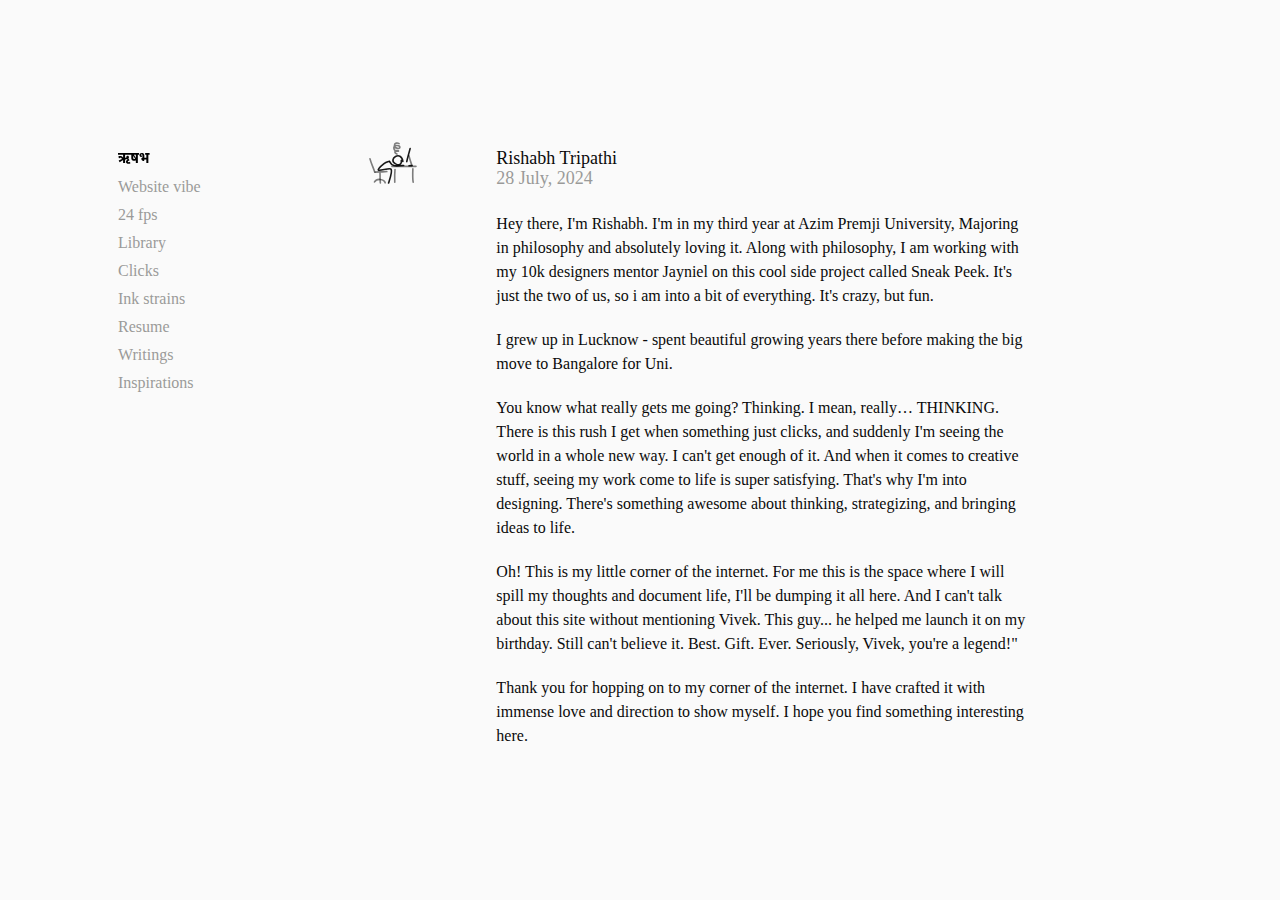
<file: index.html>
<!DOCTYPE html>
<html lang="en">
<head>
    <meta charset="UTF-8">
    <meta name="viewport" content="width=device-width, initial-scale=1.0">
    <title>Document</title>
    <link rel="stylesheet" href="style.css">
    <link rel="preconnect" href="https://fonts.googleapis.com">
    <link rel="preconnect" href="https://fonts.gstatic.com" crossorigin>
    <link href="https://fonts.googleapis.com/css2?family=Noto+Sans+Devanagari:wght@100..900&display=swap" rel="stylesheet">
    
    <script src="script.js"></script>

    <link rel="preconnect" href="https://rsms.me/">
    <link rel="stylesheet" href="https://rsms.me/inter/inter.css">
</head>

<body>

    <div class="main">
        <div class="navbar">
            <div class="logo">
                <a href="index.html">
                    <svg width="32" height="28" viewBox="0 0 37 28" fill="none"">
                        <path d="M5.48 21.84L12.16 17.84L16.24 15.76V15.56L13.36 13.96L11.6 12.92C11.0933 12.6267 10.68 12.4267 10.36 12.32C10.0667 12.1867 9.73333 12.12 9.36 12.12C8.98667 12.12 8.62667 12.2 8.28 12.36C7.96 12.52 7.57333 12.7467 7.12 13.04L4.44 14.76L1.88 11.04L4.88 9.12C5.73333 8.58667 6.46667 8.21333 7.08 8C7.69333 7.76 8.30667 7.64 8.92 7.64C9.61333 7.64 10.28 7.74667 10.92 7.96C11.5867 8.14667 12.3467 8.50667 13.2 9.04L15.56 10.48L16.64 11.28L16.76 11.24L16.52 6.84V4.16H0V0H36.96V4.16H21.64V7L21.56 11.8L21.72 11.84L23.6 10.36L29.44 6.44L31.84 9.76L31.44 10.08C31.2267 10.24 31.0267 10.5067 30.84 10.88C30.6533 11.2533 30.56 11.6667 30.56 12.12C30.56 13.0267 30.8267 13.7333 31.36 14.24C31.92 14.7467 32.6267 15 33.48 15H33.84V19.96H32.36C31.2667 19.96 30.4667 20.1733 29.96 20.6C29.4533 21 29.2 21.5333 29.2 22.2C29.2 22.9467 29.4267 23.52 29.88 23.92C30.3333 24.32 31.0667 24.52 32.08 24.52H33.92V27.88H31.92C29.6 27.88 27.8133 27.4 26.56 26.44C25.3333 25.4533 24.72 24.08 24.72 22.32C24.72 21.0933 25.0933 20.04 25.84 19.16C26.6133 18.2533 27.6667 17.64 29 17.32V17.12C28.28 16.7733 27.76 16.3067 27.44 15.72C27.12 15.1333 26.96 14.4933 26.96 13.8V13.56L26.84 13.44L23.88 15.52L21.56 17.12L21.68 23.28L21.64 27.92H16.52V24.12L16.68 20.24L16.52 20.16L14.24 21.88L8.12 25.8L5.48 21.84Z" fill="#0A0A0A"/>
                    </svg>
                </a>
            </div>
            <div class="hamburger-icon" id="hamburger" onclick="toggleMenu()">
                <svg id="hamburger-icon" width="30" height="30" viewBox="0 0 30 30" fill="none"">
                    <path d="M4 7h22M4 15h22M4 23h22" stroke="black" stroke-width="2" stroke-linecap="round"/>
                </svg>
            </div>
            <div class="menu-items" id="menu-items">
                <ul>
                    <li class="hindi-name">
                        <a href="index.html">
                            <svg width="32" height="12" viewBox="0 0 32 12" fill="none" xmlns="http://www.w3.org/2000/svg">
                                <path d="M5.088 11V2.792H0V1.048H12.624V2.792H7.104V11H5.088ZM1.632 10.28L0.656 8.616L4.976 6.376L5.984 7.608L1.632 10.28ZM4.128 7.112C3.94667 6.83467 3.78667 6.61067 3.648 6.44C3.50933 6.25867 3.38133 6.12 3.264 6.024C3.15733 5.928 3.04533 5.864 2.928 5.832C2.81067 5.78933 2.68267 5.768 2.544 5.768C2.30933 5.768 2.05867 5.816 1.792 5.912C1.52533 6.008 1.24267 6.136 0.944 6.296L0.304 4.568C0.677333 4.376 1.04533 4.22667 1.408 4.12C1.77067 4.01333 2.144 3.96 2.528 3.96C2.92267 3.96 3.25867 4.02933 3.536 4.168C3.824 4.30667 4.10667 4.54133 4.384 4.872C4.672 5.20267 5.00267 5.66133 5.376 6.248L5.392 6.744L4.128 7.112ZM10.464 11.848C9.728 11.848 9.13067 11.6507 8.672 11.256C8.21333 10.872 7.984 10.3333 7.984 9.64C7.984 8.98933 8.18667 8.49333 8.592 8.152C8.99733 7.81067 9.57867 7.576 10.336 7.448L11.168 8.68C10.7307 8.744 10.3947 8.84533 10.16 8.984C9.92533 9.12267 9.808 9.32533 9.808 9.592C9.808 9.80533 9.87733 9.96533 10.016 10.072C10.1653 10.1787 10.3627 10.232 10.608 10.232C10.8213 10.232 11.0293 10.2 11.232 10.136C11.4347 10.072 11.648 9.97067 11.872 9.832L12.464 11.272C12.208 11.4533 11.9093 11.592 11.568 11.688C11.2373 11.7947 10.8693 11.848 10.464 11.848ZM6.8 7.56L6.752 5.848C7.18933 5.82667 7.584 5.76267 7.936 5.656C8.288 5.54933 8.58133 5.41067 8.816 5.24L8.512 5.736C8.448 5.59733 8.4 5.46933 8.368 5.352C8.336 5.224 8.32 5.096 8.32 4.968C8.32 4.59467 8.43733 4.31733 8.672 4.136C8.91733 3.944 9.22667 3.848 9.6 3.848C10.048 3.848 10.384 3.98667 10.608 4.264C10.832 4.53067 10.944 4.84 10.944 5.192C10.944 5.43733 10.8907 5.672 10.784 5.896C10.688 6.12 10.496 6.328 10.208 6.52L9.744 6.664C9.52 6.81333 9.248 6.952 8.928 7.08C8.608 7.208 8.26133 7.31467 7.888 7.4C7.52533 7.48533 7.16267 7.53867 6.8 7.56ZM10.064 8.76C9.904 8.54667 9.73867 8.312 9.568 8.056C9.39733 7.8 9.248 7.544 9.12 7.288C8.992 7.02133 8.896 6.776 8.832 6.552L10.24 5.928C10.3573 6.28 10.528 6.64267 10.752 7.016C10.976 7.38933 11.2053 7.736 11.44 8.056L11.168 8.68L10.064 8.76ZM14.7739 3L15.6379 2.232L18.1659 6.44L17.3179 7.176L14.7739 3ZM19.8459 2.792V11H17.8299V7.288L18.5339 7.976C18.2032 8.24267 17.8352 8.45067 17.4299 8.6C17.0245 8.74933 16.5925 8.824 16.1339 8.824C15.4939 8.824 14.9605 8.712 14.5339 8.488C14.1179 8.25333 13.8032 7.90667 13.5899 7.448C13.3872 6.98933 13.2859 6.41333 13.2859 5.72V2.792H12.4219V1.048H21.0779V2.792H19.8459ZM17.8299 2.792H15.2539V5.64C15.2539 5.992 15.2912 6.27467 15.3659 6.488C15.4405 6.70133 15.5525 6.856 15.7019 6.952C15.8619 7.048 16.0592 7.096 16.2939 7.096C16.5499 7.096 16.7952 7.048 17.0299 6.952C17.2645 6.84533 17.4832 6.70667 17.6859 6.536C17.8885 6.36533 18.0592 6.17333 18.1979 5.96L17.8299 7.096V2.792ZM23.771 0.888C24.4003 0.888 24.9017 1 25.275 1.224C25.659 1.448 25.9363 1.77333 26.107 2.2C26.2777 2.62667 26.363 3.15467 26.363 3.784V5.752H28.347V2.792H27.115V1.048H31.595V2.792H30.363V11H28.347V7.496H26.363V7.8C26.363 8.216 26.283 8.52533 26.123 8.728C25.963 8.92 25.723 9.016 25.403 9.016C25.147 9.016 24.891 8.94133 24.635 8.792C24.3897 8.64267 24.1657 8.45067 23.963 8.216C23.771 7.97067 23.611 7.71467 23.483 7.448C23.3657 7.17067 23.307 6.91467 23.307 6.68C23.307 6.49867 23.339 6.344 23.403 6.216C23.467 6.07733 23.5737 5.96533 23.723 5.88C23.883 5.79467 24.0963 5.752 24.363 5.752L24.427 5.864V3.704C24.427 3.224 24.379 2.88267 24.283 2.68C24.187 2.46667 24.0057 2.36 23.739 2.36C23.5683 2.36 23.4297 2.41333 23.323 2.52C23.227 2.62667 23.179 2.776 23.179 2.968C23.179 3.18133 23.243 3.34667 23.371 3.464C23.499 3.58133 23.6963 3.65067 23.963 3.672L23.787 5.096C23.0723 5.032 22.5017 4.82933 22.075 4.488C21.659 4.136 21.451 3.624 21.451 2.952C21.451 2.248 21.6643 1.73067 22.091 1.4C22.5177 1.05867 23.0777 0.888 23.771 0.888Z" fill="black"/>
                            </svg>
                        </a>
                    </li>
                    <li><a href="index.html">Website vibe</a></li>
                    <li><a href="">24 fps</a></li>
                    <li><a href="library.html">Library</a></li>
                    <li><a href="">Clicks </a></li>
                    <li><a href="">Ink strains</a></li>
                    <li><a href="">Resume</a></li>
                    <li><a href="writings.html">Writings </a></li>
                    <li><a href="inspirations.html">Inspirations</a></li>      
                </ul>
            </div>
        </div>

        
        <div class="sleeping-boy hide-in-mob-tab">
            <svg width="54" height="54" viewBox="0 0 54 54" fill="none" xmlns="http://www.w3.org/2000/svg">
                <path d="M35.2862 24.538C35.805 26.2691 35.2365 27.3869 34.0106 28.4426C32.9875 29.3236 30.6871 28.5198 29.5657 27.8706C21.1021 22.9721 35.4661 13.7979 36.8287 25.3962" stroke="black" stroke-opacity="0.9" stroke-width="1.62" stroke-linecap="round" stroke-linejoin="round"/>
                <path d="M33.0839 7.59611C31.5091 6.61642 28.5067 6.72957 28.4402 9.16983C28.3474 12.5615 34.2121 13.5467 33.8709 11.1168C33.5706 8.98158 28.0446 8.75884 27.8629 11.6237C27.5904 15.9193 33.1657 15.5747 32.4017 14.7979C28.4402 13.7342 27.7718 16.5362 30.9325 18.0787" stroke="black" stroke-opacity="0.5" stroke-width="1.62" stroke-linecap="round" stroke-linejoin="round"/>
                <path d="M23.4245 25.2584C21.3693 25.9435 19.6331 26.3569 18.029 27.6558C2.30624 40.3838 23.3153 30.5423 25.1009 33.2202C26.6385 35.5271 23.3443 44.2924 22.5682 47.009" stroke="black" stroke-opacity="0.9" stroke-width="1.62" stroke-linecap="round" stroke-linejoin="round"/>
                <path d="M23.5957 25.601C26.6849 31.7365 31.5604 29.4514 37.6552 29.4514" stroke="black" stroke-opacity="0.9" stroke-width="1.62" stroke-linecap="round" stroke-linejoin="round"/>
                <path d="M4.00201 22.9025C5.14606 27.4743 7.39681 31.7038 8.75528 36.1187" stroke="black" stroke-opacity="0.5" stroke-width="1.62" stroke-linecap="round" stroke-linejoin="round"/>
                <path d="M9.21744 36.1188C13.014 35.3906 17.0857 36.2839 20.8103 35.5393" stroke="black" stroke-opacity="0.5" stroke-width="1.62" stroke-linecap="round" stroke-linejoin="round"/>
                <path d="M14.0052 37.2471C14.2033 40.4557 13.8714 43.652 14.3477 46.8379" stroke="black" stroke-opacity="0.5" stroke-width="1.62" stroke-linecap="round" stroke-linejoin="round"/>
                <path d="M8.52188 45.9883C10.575 42.1794 18.0778 42.7316 19.1872 46.7998" stroke="black" stroke-opacity="0.5" stroke-width="1.62" stroke-linecap="round" stroke-linejoin="round"/>
                <path d="M28.7716 46.1528C28.6271 41.9289 28.564 37.6816 29.0066 33.4792" stroke="black" stroke-opacity="0.5" stroke-width="1.62" stroke-linecap="round" stroke-linejoin="round"/>
                <path d="M46.8649 32.7942C46.7112 36.6349 46.972 45.1038 47.1609 46.1528" stroke="black" stroke-opacity="0.5" stroke-width="1.62" stroke-linecap="round" stroke-linejoin="round"/>
                <path d="M25.9936 30.3966C33.535 30.3966 42.5957 30.3966 49.9706 30.3966" stroke="black" stroke-opacity="0.5" stroke-width="1.62" stroke-linecap="round" stroke-linejoin="round"/>
                <path d="M44.1137 12.5851C43.2913 16.0104 41.6307 21.174 40.7518 25.5693" stroke="black" stroke-opacity="0.9" stroke-width="1.62" stroke-linecap="round" stroke-linejoin="round"/>
                <path d="M42.8077 19.5866C43.6801 22.7349 44.6373 25.8393 45.698 28.8859" stroke="black" stroke-opacity="0.5" stroke-width="1.62" stroke-linecap="round" stroke-linejoin="round"/>
                <path d="M43.0589 29.7655C44.103 29.5952 44.9396 29.6392 46.0749 29.6638" stroke="black" stroke-opacity="0.9" stroke-width="1.62" stroke-linecap="round" stroke-linejoin="round"/>
                </svg>  
        </div>

        <div class="content">
            <div class="sleeping-boy hide-in-desk">
                <svg width="54" height="54" viewBox="0 0 54 54" fill="none" xmlns="http://www.w3.org/2000/svg">
                    <path d="M35.2862 24.538C35.805 26.2691 35.2365 27.3869 34.0106 28.4426C32.9875 29.3236 30.6871 28.5198 29.5657 27.8706C21.1021 22.9721 35.4661 13.7979 36.8287 25.3962" stroke="black" stroke-opacity="0.9" stroke-width="1.62" stroke-linecap="round" stroke-linejoin="round"/>
                    <path d="M33.0839 7.59611C31.5091 6.61642 28.5067 6.72957 28.4402 9.16983C28.3474 12.5615 34.2121 13.5467 33.8709 11.1168C33.5706 8.98158 28.0446 8.75884 27.8629 11.6237C27.5904 15.9193 33.1657 15.5747 32.4017 14.7979C28.4402 13.7342 27.7718 16.5362 30.9325 18.0787" stroke="black" stroke-opacity="0.5" stroke-width="1.62" stroke-linecap="round" stroke-linejoin="round"/>
                    <path d="M23.4245 25.2584C21.3693 25.9435 19.6331 26.3569 18.029 27.6558C2.30624 40.3838 23.3153 30.5423 25.1009 33.2202C26.6385 35.5271 23.3443 44.2924 22.5682 47.009" stroke="black" stroke-opacity="0.9" stroke-width="1.62" stroke-linecap="round" stroke-linejoin="round"/>
                    <path d="M23.5957 25.601C26.6849 31.7365 31.5604 29.4514 37.6552 29.4514" stroke="black" stroke-opacity="0.9" stroke-width="1.62" stroke-linecap="round" stroke-linejoin="round"/>
                    <path d="M4.00201 22.9025C5.14606 27.4743 7.39681 31.7038 8.75528 36.1187" stroke="black" stroke-opacity="0.5" stroke-width="1.62" stroke-linecap="round" stroke-linejoin="round"/>
                    <path d="M9.21744 36.1188C13.014 35.3906 17.0857 36.2839 20.8103 35.5393" stroke="black" stroke-opacity="0.5" stroke-width="1.62" stroke-linecap="round" stroke-linejoin="round"/>
                    <path d="M14.0052 37.2471C14.2033 40.4557 13.8714 43.652 14.3477 46.8379" stroke="black" stroke-opacity="0.5" stroke-width="1.62" stroke-linecap="round" stroke-linejoin="round"/>
                    <path d="M8.52188 45.9883C10.575 42.1794 18.0778 42.7316 19.1872 46.7998" stroke="black" stroke-opacity="0.5" stroke-width="1.62" stroke-linecap="round" stroke-linejoin="round"/>
                    <path d="M28.7716 46.1528C28.6271 41.9289 28.564 37.6816 29.0066 33.4792" stroke="black" stroke-opacity="0.5" stroke-width="1.62" stroke-linecap="round" stroke-linejoin="round"/>
                    <path d="M46.8649 32.7942C46.7112 36.6349 46.972 45.1038 47.1609 46.1528" stroke="black" stroke-opacity="0.5" stroke-width="1.62" stroke-linecap="round" stroke-linejoin="round"/>
                    <path d="M25.9936 30.3966C33.535 30.3966 42.5957 30.3966 49.9706 30.3966" stroke="black" stroke-opacity="0.5" stroke-width="1.62" stroke-linecap="round" stroke-linejoin="round"/>
                    <path d="M44.1137 12.5851C43.2913 16.0104 41.6307 21.174 40.7518 25.5693" stroke="black" stroke-opacity="0.9" stroke-width="1.62" stroke-linecap="round" stroke-linejoin="round"/>
                    <path d="M42.8077 19.5866C43.6801 22.7349 44.6373 25.8393 45.698 28.8859" stroke="black" stroke-opacity="0.5" stroke-width="1.62" stroke-linecap="round" stroke-linejoin="round"/>
                    <path d="M43.0589 29.7655C44.103 29.5952 44.9396 29.6392 46.0749 29.6638" stroke="black" stroke-opacity="0.9" stroke-width="1.62" stroke-linecap="round" stroke-linejoin="round"/>
                    </svg>                    
            </div>
            

            <h1 class="name">Rishabh Tripathi</h1>
            <span class="date">28 July, 2024</span>

            <p>
                Hey there, I'm Rishabh. I'm in my third year at Azim Premji University, Majoring in philosophy and absolutely loving it. Along with philosophy, I am working with my 10k designers mentor Jayniel on this cool side project called Sneak Peek. It's just the two of us, so i am into a bit of everything. It's crazy, but fun.
            </p>

            <p>
                I grew up in Lucknow - spent beautiful growing years there before making the big move to Bangalore for Uni.
            </p>

            <p>
                You know what really gets me going? Thinking. I mean, really… THINKING. There is this rush I get when something just clicks, and suddenly I'm seeing the world in a whole new way. I can't get enough of it. And when it comes to creative stuff, seeing my work come to life is super satisfying. That's why I'm into designing. There's something awesome about thinking, strategizing, and bringing ideas to life.
            </p>

            <p>
                Oh! This is my little corner of the internet. For me this is the space where I will spill my thoughts and document life, I'll be dumping it all here. And I can't talk about this site without mentioning Vivek. This guy... he helped me launch it on my birthday. Still can't believe it. Best. Gift. Ever. Seriously, Vivek, you're a legend!"
            </p>

            <p>
                Thank you for hopping on to my corner of the internet. I have crafted it with immense love and direction to show myself. I hope you find something interesting here.
            </p>
        </div>
        
    </div>

</body>
<style>
    .sleeping-boy{
        margin-left: 0;
    }
</style>
</html>
</file>
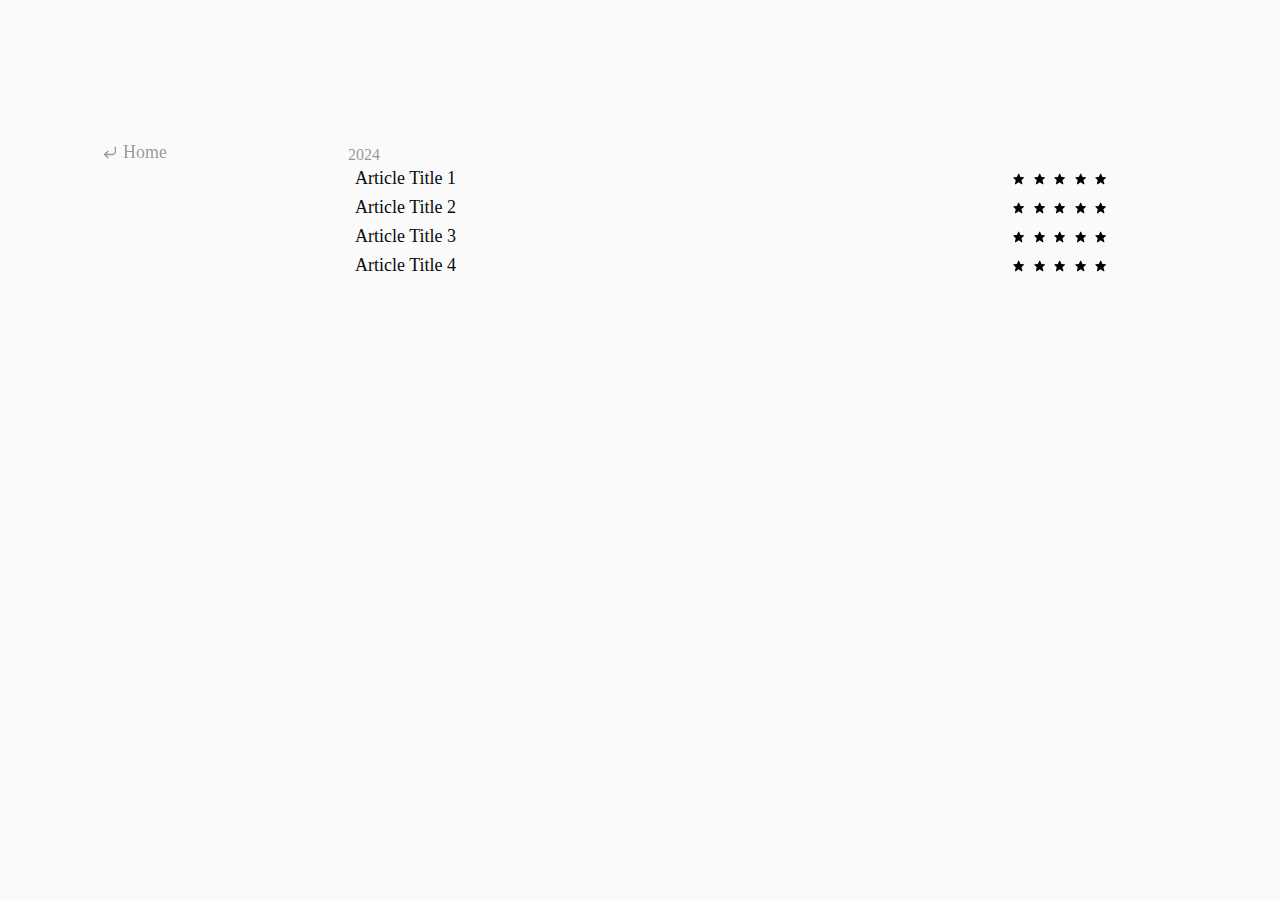
<file: 24fps.html>
<!DOCTYPE html>
<html lang="en">
<head>
    <meta charset="UTF-8">
    <meta name="viewport" content="width=device-width, initial-scale=1.0">
    <title>Library</title>
    <link rel="stylesheet" href="style.css">
    <link rel="preconnect" href="https://fonts.googleapis.com">
    <link rel="preconnect" href="https://fonts.gstatic.com" crossorigin>
    <link href="https://fonts.googleapis.com/css2?family=Noto+Sans+Devanagari:wght@100..900&display=swap" rel="stylesheet">
    
    <script src="script.js"></script>

    <link rel="preconnect" href="https://rsms.me/">
    <link rel="stylesheet" href="https://rsms.me/inter/inter.css">
</head>

<body>
    <div class="main">
        <div class="navbar">
            <div class="logo">
                <a href="index.html">
                    <svg width="32" height="28" viewBox="0 0 37 28" fill="none"">
                        <path d="M5.48 21.84L12.16 17.84L16.24 15.76V15.56L13.36 13.96L11.6 12.92C11.0933 12.6267 10.68 12.4267 10.36 12.32C10.0667 12.1867 9.73333 12.12 9.36 12.12C8.98667 12.12 8.62667 12.2 8.28 12.36C7.96 12.52 7.57333 12.7467 7.12 13.04L4.44 14.76L1.88 11.04L4.88 9.12C5.73333 8.58667 6.46667 8.21333 7.08 8C7.69333 7.76 8.30667 7.64 8.92 7.64C9.61333 7.64 10.28 7.74667 10.92 7.96C11.5867 8.14667 12.3467 8.50667 13.2 9.04L15.56 10.48L16.64 11.28L16.76 11.24L16.52 6.84V4.16H0V0H36.96V4.16H21.64V7L21.56 11.8L21.72 11.84L23.6 10.36L29.44 6.44L31.84 9.76L31.44 10.08C31.2267 10.24 31.0267 10.5067 30.84 10.88C30.6533 11.2533 30.56 11.6667 30.56 12.12C30.56 13.0267 30.8267 13.7333 31.36 14.24C31.92 14.7467 32.6267 15 33.48 15H33.84V19.96H32.36C31.2667 19.96 30.4667 20.1733 29.96 20.6C29.4533 21 29.2 21.5333 29.2 22.2C29.2 22.9467 29.4267 23.52 29.88 23.92C30.3333 24.32 31.0667 24.52 32.08 24.52H33.92V27.88H31.92C29.6 27.88 27.8133 27.4 26.56 26.44C25.3333 25.4533 24.72 24.08 24.72 22.32C24.72 21.0933 25.0933 20.04 25.84 19.16C26.6133 18.2533 27.6667 17.64 29 17.32V17.12C28.28 16.7733 27.76 16.3067 27.44 15.72C27.12 15.1333 26.96 14.4933 26.96 13.8V13.56L26.84 13.44L23.88 15.52L21.56 17.12L21.68 23.28L21.64 27.92H16.52V24.12L16.68 20.24L16.52 20.16L14.24 21.88L8.12 25.8L5.48 21.84Z" fill="#0A0A0A"/>
                    </svg>
                </a>
            </div>
            <div class="hamburger-icon" id="hamburger" onclick="toggleMenu()">
                <svg id="hamburger-icon" width="30" height="30" viewBox="0 0 30 30" fill="none"">
                    <path d="M4 7h22M4 15h22M4 23h22" stroke="black" stroke-width="2" stroke-linecap="round"/>
                </svg>
            </div>
            <div class="menu-items hide-in-desk" id="menu-items">
                <ul>
                    <li><a href="index.html">Website vibe</a></li>
                    <!-- <li><a href="">24 fps</a></li> -->
                    <li><a href="library.html">Library</a></li>
                    <!-- <li><a href="">Clicks </a></li> -->
                    <li><a href="/ink_strains.html">Ink strains</a></li>
                    <li><a href="/resume.html">Resume</a></li>
                    <li><a href="writings.html">Writings </a></li>
                    <li><a href="/inspirations.html">Inspirations</a></li>      
                </ul>
            </div>
            <div class="menu-cat-btn">
                <a href="index.html" class="btn-hide category-button">
                    <svg width="16" height="17" viewBox="0 0 16 17" fill="none" xmlns="http://www.w3.org/2000/svg">
                        <path d="M6.00001 7.16663L2.66667 10.5L6.00001 13.8333" stroke-width="1.33333" stroke-linecap="round" stroke-linejoin="round"/>
                        <path d="M13.3333 3.16663V7.83329C13.3333 8.54054 13.0524 9.21881 12.5523 9.71891C12.0522 10.219 11.3739 10.5 10.6667 10.5H2.66667" stroke-width="1.33333" stroke-linecap="round" stroke-linejoin="round"/>
                    </svg>
                    <span>Home</span>
                </a>
            </div>
        </div>    

        

        <div class="content">

            <div style="color: var(--secondary-color); margin-top: 10px;">
                2024
            </div>

            <div class="article-list">
                <div class="article-item article">
                    <a href="/articles/article_1.html" class="article-name">Article Title 1</a>

                    <span class="article-date"> 
                        <svg width="16" height="16" viewBox="0 0 16 16" fill="none">
                            <path d="M11.9718 6.49426C11.9383 6.39552 11.8766 6.30876 11.7943 6.24469C11.712 6.18062 11.6128 6.14204 11.5089 6.13372L8.4683 5.89212L7.15256 2.97957C7.11066 2.88576 7.0425 2.80609 6.95632 2.75016C6.87013 2.69423 6.76961 2.66444 6.66686 2.66439C6.56412 2.66433 6.46356 2.69401 6.37732 2.74984C6.29107 2.80568 6.22283 2.88528 6.18082 2.97904L4.86508 5.89212L1.82453 6.13372C1.72237 6.14182 1.62471 6.17917 1.54322 6.24131C1.46174 6.30346 1.39988 6.38776 1.36506 6.48414C1.33023 6.58052 1.32391 6.68489 1.34684 6.78477C1.36978 6.88465 1.42101 6.9758 1.49439 7.04733L3.74134 9.23774L2.94667 12.6788C2.92254 12.783 2.93027 12.892 2.96887 12.9917C3.00746 13.0914 3.07513 13.1772 3.1631 13.238C3.25107 13.2988 3.35527 13.3317 3.46218 13.3325C3.5691 13.3333 3.67379 13.302 3.76267 13.2426L6.66669 11.3066L9.57071 13.2426C9.66156 13.3029 9.76869 13.3339 9.87771 13.3315C9.98673 13.3292 10.0924 13.2934 10.1805 13.2292C10.2686 13.1649 10.335 13.0753 10.3706 12.9722C10.4062 12.8691 10.4094 12.7576 10.3798 12.6527L9.40431 9.23934L11.8235 7.06226C11.9819 6.91933 12.0401 6.69639 11.9718 6.49426Z" fill="black"/>
                        </svg>
                        <svg width="16" height="16" viewBox="0 0 16 16" fill="none">
                            <path d="M11.9718 6.49426C11.9383 6.39552 11.8766 6.30876 11.7943 6.24469C11.712 6.18062 11.6128 6.14204 11.5089 6.13372L8.4683 5.89212L7.15256 2.97957C7.11066 2.88576 7.0425 2.80609 6.95632 2.75016C6.87013 2.69423 6.76961 2.66444 6.66686 2.66439C6.56412 2.66433 6.46356 2.69401 6.37732 2.74984C6.29107 2.80568 6.22283 2.88528 6.18082 2.97904L4.86508 5.89212L1.82453 6.13372C1.72237 6.14182 1.62471 6.17917 1.54322 6.24131C1.46174 6.30346 1.39988 6.38776 1.36506 6.48414C1.33023 6.58052 1.32391 6.68489 1.34684 6.78477C1.36978 6.88465 1.42101 6.9758 1.49439 7.04733L3.74134 9.23774L2.94667 12.6788C2.92254 12.783 2.93027 12.892 2.96887 12.9917C3.00746 13.0914 3.07513 13.1772 3.1631 13.238C3.25107 13.2988 3.35527 13.3317 3.46218 13.3325C3.5691 13.3333 3.67379 13.302 3.76267 13.2426L6.66669 11.3066L9.57071 13.2426C9.66156 13.3029 9.76869 13.3339 9.87771 13.3315C9.98673 13.3292 10.0924 13.2934 10.1805 13.2292C10.2686 13.1649 10.335 13.0753 10.3706 12.9722C10.4062 12.8691 10.4094 12.7576 10.3798 12.6527L9.40431 9.23934L11.8235 7.06226C11.9819 6.91933 12.0401 6.69639 11.9718 6.49426Z" fill="black"/>
                        </svg>
                        <svg width="16" height="16" viewBox="0 0 16 16" fill="none">
                                <path d="M11.9718 6.49426C11.9383 6.39552 11.8766 6.30876 11.7943 6.24469C11.712 6.18062 11.6128 6.14204 11.5089 6.13372L8.4683 5.89212L7.15256 2.97957C7.11066 2.88576 7.0425 2.80609 6.95632 2.75016C6.87013 2.69423 6.76961 2.66444 6.66686 2.66439C6.56412 2.66433 6.46356 2.69401 6.37732 2.74984C6.29107 2.80568 6.22283 2.88528 6.18082 2.97904L4.86508 5.89212L1.82453 6.13372C1.72237 6.14182 1.62471 6.17917 1.54322 6.24131C1.46174 6.30346 1.39988 6.38776 1.36506 6.48414C1.33023 6.58052 1.32391 6.68489 1.34684 6.78477C1.36978 6.88465 1.42101 6.9758 1.49439 7.04733L3.74134 9.23774L2.94667 12.6788C2.92254 12.783 2.93027 12.892 2.96887 12.9917C3.00746 13.0914 3.07513 13.1772 3.1631 13.238C3.25107 13.2988 3.35527 13.3317 3.46218 13.3325C3.5691 13.3333 3.67379 13.302 3.76267 13.2426L6.66669 11.3066L9.57071 13.2426C9.66156 13.3029 9.76869 13.3339 9.87771 13.3315C9.98673 13.3292 10.0924 13.2934 10.1805 13.2292C10.2686 13.1649 10.335 13.0753 10.3706 12.9722C10.4062 12.8691 10.4094 12.7576 10.3798 12.6527L9.40431 9.23934L11.8235 7.06226C11.9819 6.91933 12.0401 6.69639 11.9718 6.49426Z" fill="black"/>
                        </svg>
                        <svg width="16" height="16" viewBox="0 0 16 16" fill="none">
                            <path d="M11.9718 6.49426C11.9383 6.39552 11.8766 6.30876 11.7943 6.24469C11.712 6.18062 11.6128 6.14204 11.5089 6.13372L8.4683 5.89212L7.15256 2.97957C7.11066 2.88576 7.0425 2.80609 6.95632 2.75016C6.87013 2.69423 6.76961 2.66444 6.66686 2.66439C6.56412 2.66433 6.46356 2.69401 6.37732 2.74984C6.29107 2.80568 6.22283 2.88528 6.18082 2.97904L4.86508 5.89212L1.82453 6.13372C1.72237 6.14182 1.62471 6.17917 1.54322 6.24131C1.46174 6.30346 1.39988 6.38776 1.36506 6.48414C1.33023 6.58052 1.32391 6.68489 1.34684 6.78477C1.36978 6.88465 1.42101 6.9758 1.49439 7.04733L3.74134 9.23774L2.94667 12.6788C2.92254 12.783 2.93027 12.892 2.96887 12.9917C3.00746 13.0914 3.07513 13.1772 3.1631 13.238C3.25107 13.2988 3.35527 13.3317 3.46218 13.3325C3.5691 13.3333 3.67379 13.302 3.76267 13.2426L6.66669 11.3066L9.57071 13.2426C9.66156 13.3029 9.76869 13.3339 9.87771 13.3315C9.98673 13.3292 10.0924 13.2934 10.1805 13.2292C10.2686 13.1649 10.335 13.0753 10.3706 12.9722C10.4062 12.8691 10.4094 12.7576 10.3798 12.6527L9.40431 9.23934L11.8235 7.06226C11.9819 6.91933 12.0401 6.69639 11.9718 6.49426Z" fill="black"/>
                        </svg>
                        <svg width="16" height="16" viewBox="0 0 16 16" fill="none">
                            <path d="M11.9718 6.49426C11.9383 6.39552 11.8766 6.30876 11.7943 6.24469C11.712 6.18062 11.6128 6.14204 11.5089 6.13372L8.4683 5.89212L7.15256 2.97957C7.11066 2.88576 7.0425 2.80609 6.95632 2.75016C6.87013 2.69423 6.76961 2.66444 6.66686 2.66439C6.56412 2.66433 6.46356 2.69401 6.37732 2.74984C6.29107 2.80568 6.22283 2.88528 6.18082 2.97904L4.86508 5.89212L1.82453 6.13372C1.72237 6.14182 1.62471 6.17917 1.54322 6.24131C1.46174 6.30346 1.39988 6.38776 1.36506 6.48414C1.33023 6.58052 1.32391 6.68489 1.34684 6.78477C1.36978 6.88465 1.42101 6.9758 1.49439 7.04733L3.74134 9.23774L2.94667 12.6788C2.92254 12.783 2.93027 12.892 2.96887 12.9917C3.00746 13.0914 3.07513 13.1772 3.1631 13.238C3.25107 13.2988 3.35527 13.3317 3.46218 13.3325C3.5691 13.3333 3.67379 13.302 3.76267 13.2426L6.66669 11.3066L9.57071 13.2426C9.66156 13.3029 9.76869 13.3339 9.87771 13.3315C9.98673 13.3292 10.0924 13.2934 10.1805 13.2292C10.2686 13.1649 10.335 13.0753 10.3706 12.9722C10.4062 12.8691 10.4094 12.7576 10.3798 12.6527L9.40431 9.23934L11.8235 7.06226C11.9819 6.91933 12.0401 6.69639 11.9718 6.49426Z" fill="black"/>
                        </svg>
                    </span>  
                </div>

                <div class="article-item article">
                    <a href="" class="article-name">Article Title 2</a>
                    <span class="article-date"> 
                        <svg width="16" height="16" viewBox="0 0 16 16" fill="none">
                            <path d="M11.9718 6.49426C11.9383 6.39552 11.8766 6.30876 11.7943 6.24469C11.712 6.18062 11.6128 6.14204 11.5089 6.13372L8.4683 5.89212L7.15256 2.97957C7.11066 2.88576 7.0425 2.80609 6.95632 2.75016C6.87013 2.69423 6.76961 2.66444 6.66686 2.66439C6.56412 2.66433 6.46356 2.69401 6.37732 2.74984C6.29107 2.80568 6.22283 2.88528 6.18082 2.97904L4.86508 5.89212L1.82453 6.13372C1.72237 6.14182 1.62471 6.17917 1.54322 6.24131C1.46174 6.30346 1.39988 6.38776 1.36506 6.48414C1.33023 6.58052 1.32391 6.68489 1.34684 6.78477C1.36978 6.88465 1.42101 6.9758 1.49439 7.04733L3.74134 9.23774L2.94667 12.6788C2.92254 12.783 2.93027 12.892 2.96887 12.9917C3.00746 13.0914 3.07513 13.1772 3.1631 13.238C3.25107 13.2988 3.35527 13.3317 3.46218 13.3325C3.5691 13.3333 3.67379 13.302 3.76267 13.2426L6.66669 11.3066L9.57071 13.2426C9.66156 13.3029 9.76869 13.3339 9.87771 13.3315C9.98673 13.3292 10.0924 13.2934 10.1805 13.2292C10.2686 13.1649 10.335 13.0753 10.3706 12.9722C10.4062 12.8691 10.4094 12.7576 10.3798 12.6527L9.40431 9.23934L11.8235 7.06226C11.9819 6.91933 12.0401 6.69639 11.9718 6.49426Z" fill="black"/>
                        </svg>
                        <svg width="16" height="16" viewBox="0 0 16 16" fill="none">
                            <path d="M11.9718 6.49426C11.9383 6.39552 11.8766 6.30876 11.7943 6.24469C11.712 6.18062 11.6128 6.14204 11.5089 6.13372L8.4683 5.89212L7.15256 2.97957C7.11066 2.88576 7.0425 2.80609 6.95632 2.75016C6.87013 2.69423 6.76961 2.66444 6.66686 2.66439C6.56412 2.66433 6.46356 2.69401 6.37732 2.74984C6.29107 2.80568 6.22283 2.88528 6.18082 2.97904L4.86508 5.89212L1.82453 6.13372C1.72237 6.14182 1.62471 6.17917 1.54322 6.24131C1.46174 6.30346 1.39988 6.38776 1.36506 6.48414C1.33023 6.58052 1.32391 6.68489 1.34684 6.78477C1.36978 6.88465 1.42101 6.9758 1.49439 7.04733L3.74134 9.23774L2.94667 12.6788C2.92254 12.783 2.93027 12.892 2.96887 12.9917C3.00746 13.0914 3.07513 13.1772 3.1631 13.238C3.25107 13.2988 3.35527 13.3317 3.46218 13.3325C3.5691 13.3333 3.67379 13.302 3.76267 13.2426L6.66669 11.3066L9.57071 13.2426C9.66156 13.3029 9.76869 13.3339 9.87771 13.3315C9.98673 13.3292 10.0924 13.2934 10.1805 13.2292C10.2686 13.1649 10.335 13.0753 10.3706 12.9722C10.4062 12.8691 10.4094 12.7576 10.3798 12.6527L9.40431 9.23934L11.8235 7.06226C11.9819 6.91933 12.0401 6.69639 11.9718 6.49426Z" fill="black"/>
                        </svg>
                        <svg width="16" height="16" viewBox="0 0 16 16" fill="none">
                                <path d="M11.9718 6.49426C11.9383 6.39552 11.8766 6.30876 11.7943 6.24469C11.712 6.18062 11.6128 6.14204 11.5089 6.13372L8.4683 5.89212L7.15256 2.97957C7.11066 2.88576 7.0425 2.80609 6.95632 2.75016C6.87013 2.69423 6.76961 2.66444 6.66686 2.66439C6.56412 2.66433 6.46356 2.69401 6.37732 2.74984C6.29107 2.80568 6.22283 2.88528 6.18082 2.97904L4.86508 5.89212L1.82453 6.13372C1.72237 6.14182 1.62471 6.17917 1.54322 6.24131C1.46174 6.30346 1.39988 6.38776 1.36506 6.48414C1.33023 6.58052 1.32391 6.68489 1.34684 6.78477C1.36978 6.88465 1.42101 6.9758 1.49439 7.04733L3.74134 9.23774L2.94667 12.6788C2.92254 12.783 2.93027 12.892 2.96887 12.9917C3.00746 13.0914 3.07513 13.1772 3.1631 13.238C3.25107 13.2988 3.35527 13.3317 3.46218 13.3325C3.5691 13.3333 3.67379 13.302 3.76267 13.2426L6.66669 11.3066L9.57071 13.2426C9.66156 13.3029 9.76869 13.3339 9.87771 13.3315C9.98673 13.3292 10.0924 13.2934 10.1805 13.2292C10.2686 13.1649 10.335 13.0753 10.3706 12.9722C10.4062 12.8691 10.4094 12.7576 10.3798 12.6527L9.40431 9.23934L11.8235 7.06226C11.9819 6.91933 12.0401 6.69639 11.9718 6.49426Z" fill="black"/>
                        </svg>
                        <svg width="16" height="16" viewBox="0 0 16 16" fill="none">
                            <path d="M11.9718 6.49426C11.9383 6.39552 11.8766 6.30876 11.7943 6.24469C11.712 6.18062 11.6128 6.14204 11.5089 6.13372L8.4683 5.89212L7.15256 2.97957C7.11066 2.88576 7.0425 2.80609 6.95632 2.75016C6.87013 2.69423 6.76961 2.66444 6.66686 2.66439C6.56412 2.66433 6.46356 2.69401 6.37732 2.74984C6.29107 2.80568 6.22283 2.88528 6.18082 2.97904L4.86508 5.89212L1.82453 6.13372C1.72237 6.14182 1.62471 6.17917 1.54322 6.24131C1.46174 6.30346 1.39988 6.38776 1.36506 6.48414C1.33023 6.58052 1.32391 6.68489 1.34684 6.78477C1.36978 6.88465 1.42101 6.9758 1.49439 7.04733L3.74134 9.23774L2.94667 12.6788C2.92254 12.783 2.93027 12.892 2.96887 12.9917C3.00746 13.0914 3.07513 13.1772 3.1631 13.238C3.25107 13.2988 3.35527 13.3317 3.46218 13.3325C3.5691 13.3333 3.67379 13.302 3.76267 13.2426L6.66669 11.3066L9.57071 13.2426C9.66156 13.3029 9.76869 13.3339 9.87771 13.3315C9.98673 13.3292 10.0924 13.2934 10.1805 13.2292C10.2686 13.1649 10.335 13.0753 10.3706 12.9722C10.4062 12.8691 10.4094 12.7576 10.3798 12.6527L9.40431 9.23934L11.8235 7.06226C11.9819 6.91933 12.0401 6.69639 11.9718 6.49426Z" fill="black"/>
                        </svg>
                        <svg width="16" height="16" viewBox="0 0 16 16" fill="none">
                            <path d="M11.9718 6.49426C11.9383 6.39552 11.8766 6.30876 11.7943 6.24469C11.712 6.18062 11.6128 6.14204 11.5089 6.13372L8.4683 5.89212L7.15256 2.97957C7.11066 2.88576 7.0425 2.80609 6.95632 2.75016C6.87013 2.69423 6.76961 2.66444 6.66686 2.66439C6.56412 2.66433 6.46356 2.69401 6.37732 2.74984C6.29107 2.80568 6.22283 2.88528 6.18082 2.97904L4.86508 5.89212L1.82453 6.13372C1.72237 6.14182 1.62471 6.17917 1.54322 6.24131C1.46174 6.30346 1.39988 6.38776 1.36506 6.48414C1.33023 6.58052 1.32391 6.68489 1.34684 6.78477C1.36978 6.88465 1.42101 6.9758 1.49439 7.04733L3.74134 9.23774L2.94667 12.6788C2.92254 12.783 2.93027 12.892 2.96887 12.9917C3.00746 13.0914 3.07513 13.1772 3.1631 13.238C3.25107 13.2988 3.35527 13.3317 3.46218 13.3325C3.5691 13.3333 3.67379 13.302 3.76267 13.2426L6.66669 11.3066L9.57071 13.2426C9.66156 13.3029 9.76869 13.3339 9.87771 13.3315C9.98673 13.3292 10.0924 13.2934 10.1805 13.2292C10.2686 13.1649 10.335 13.0753 10.3706 12.9722C10.4062 12.8691 10.4094 12.7576 10.3798 12.6527L9.40431 9.23934L11.8235 7.06226C11.9819 6.91933 12.0401 6.69639 11.9718 6.49426Z" fill="black"/>
                        </svg>
                    </span>
                </div>
                <div class="article-item article">
                    <a href="" class="article-name">Article Title 3</a>
                    <span class="article-date"> 
                        <svg width="16" height="16" viewBox="0 0 16 16" fill="none">
                            <path d="M11.9718 6.49426C11.9383 6.39552 11.8766 6.30876 11.7943 6.24469C11.712 6.18062 11.6128 6.14204 11.5089 6.13372L8.4683 5.89212L7.15256 2.97957C7.11066 2.88576 7.0425 2.80609 6.95632 2.75016C6.87013 2.69423 6.76961 2.66444 6.66686 2.66439C6.56412 2.66433 6.46356 2.69401 6.37732 2.74984C6.29107 2.80568 6.22283 2.88528 6.18082 2.97904L4.86508 5.89212L1.82453 6.13372C1.72237 6.14182 1.62471 6.17917 1.54322 6.24131C1.46174 6.30346 1.39988 6.38776 1.36506 6.48414C1.33023 6.58052 1.32391 6.68489 1.34684 6.78477C1.36978 6.88465 1.42101 6.9758 1.49439 7.04733L3.74134 9.23774L2.94667 12.6788C2.92254 12.783 2.93027 12.892 2.96887 12.9917C3.00746 13.0914 3.07513 13.1772 3.1631 13.238C3.25107 13.2988 3.35527 13.3317 3.46218 13.3325C3.5691 13.3333 3.67379 13.302 3.76267 13.2426L6.66669 11.3066L9.57071 13.2426C9.66156 13.3029 9.76869 13.3339 9.87771 13.3315C9.98673 13.3292 10.0924 13.2934 10.1805 13.2292C10.2686 13.1649 10.335 13.0753 10.3706 12.9722C10.4062 12.8691 10.4094 12.7576 10.3798 12.6527L9.40431 9.23934L11.8235 7.06226C11.9819 6.91933 12.0401 6.69639 11.9718 6.49426Z" fill="black"/>
                        </svg>
                        <svg width="16" height="16" viewBox="0 0 16 16" fill="none">
                            <path d="M11.9718 6.49426C11.9383 6.39552 11.8766 6.30876 11.7943 6.24469C11.712 6.18062 11.6128 6.14204 11.5089 6.13372L8.4683 5.89212L7.15256 2.97957C7.11066 2.88576 7.0425 2.80609 6.95632 2.75016C6.87013 2.69423 6.76961 2.66444 6.66686 2.66439C6.56412 2.66433 6.46356 2.69401 6.37732 2.74984C6.29107 2.80568 6.22283 2.88528 6.18082 2.97904L4.86508 5.89212L1.82453 6.13372C1.72237 6.14182 1.62471 6.17917 1.54322 6.24131C1.46174 6.30346 1.39988 6.38776 1.36506 6.48414C1.33023 6.58052 1.32391 6.68489 1.34684 6.78477C1.36978 6.88465 1.42101 6.9758 1.49439 7.04733L3.74134 9.23774L2.94667 12.6788C2.92254 12.783 2.93027 12.892 2.96887 12.9917C3.00746 13.0914 3.07513 13.1772 3.1631 13.238C3.25107 13.2988 3.35527 13.3317 3.46218 13.3325C3.5691 13.3333 3.67379 13.302 3.76267 13.2426L6.66669 11.3066L9.57071 13.2426C9.66156 13.3029 9.76869 13.3339 9.87771 13.3315C9.98673 13.3292 10.0924 13.2934 10.1805 13.2292C10.2686 13.1649 10.335 13.0753 10.3706 12.9722C10.4062 12.8691 10.4094 12.7576 10.3798 12.6527L9.40431 9.23934L11.8235 7.06226C11.9819 6.91933 12.0401 6.69639 11.9718 6.49426Z" fill="black"/>
                        </svg>
                        <svg width="16" height="16" viewBox="0 0 16 16" fill="none">
                                <path d="M11.9718 6.49426C11.9383 6.39552 11.8766 6.30876 11.7943 6.24469C11.712 6.18062 11.6128 6.14204 11.5089 6.13372L8.4683 5.89212L7.15256 2.97957C7.11066 2.88576 7.0425 2.80609 6.95632 2.75016C6.87013 2.69423 6.76961 2.66444 6.66686 2.66439C6.56412 2.66433 6.46356 2.69401 6.37732 2.74984C6.29107 2.80568 6.22283 2.88528 6.18082 2.97904L4.86508 5.89212L1.82453 6.13372C1.72237 6.14182 1.62471 6.17917 1.54322 6.24131C1.46174 6.30346 1.39988 6.38776 1.36506 6.48414C1.33023 6.58052 1.32391 6.68489 1.34684 6.78477C1.36978 6.88465 1.42101 6.9758 1.49439 7.04733L3.74134 9.23774L2.94667 12.6788C2.92254 12.783 2.93027 12.892 2.96887 12.9917C3.00746 13.0914 3.07513 13.1772 3.1631 13.238C3.25107 13.2988 3.35527 13.3317 3.46218 13.3325C3.5691 13.3333 3.67379 13.302 3.76267 13.2426L6.66669 11.3066L9.57071 13.2426C9.66156 13.3029 9.76869 13.3339 9.87771 13.3315C9.98673 13.3292 10.0924 13.2934 10.1805 13.2292C10.2686 13.1649 10.335 13.0753 10.3706 12.9722C10.4062 12.8691 10.4094 12.7576 10.3798 12.6527L9.40431 9.23934L11.8235 7.06226C11.9819 6.91933 12.0401 6.69639 11.9718 6.49426Z" fill="black"/>
                        </svg>
                        <svg width="16" height="16" viewBox="0 0 16 16" fill="none">
                            <path d="M11.9718 6.49426C11.9383 6.39552 11.8766 6.30876 11.7943 6.24469C11.712 6.18062 11.6128 6.14204 11.5089 6.13372L8.4683 5.89212L7.15256 2.97957C7.11066 2.88576 7.0425 2.80609 6.95632 2.75016C6.87013 2.69423 6.76961 2.66444 6.66686 2.66439C6.56412 2.66433 6.46356 2.69401 6.37732 2.74984C6.29107 2.80568 6.22283 2.88528 6.18082 2.97904L4.86508 5.89212L1.82453 6.13372C1.72237 6.14182 1.62471 6.17917 1.54322 6.24131C1.46174 6.30346 1.39988 6.38776 1.36506 6.48414C1.33023 6.58052 1.32391 6.68489 1.34684 6.78477C1.36978 6.88465 1.42101 6.9758 1.49439 7.04733L3.74134 9.23774L2.94667 12.6788C2.92254 12.783 2.93027 12.892 2.96887 12.9917C3.00746 13.0914 3.07513 13.1772 3.1631 13.238C3.25107 13.2988 3.35527 13.3317 3.46218 13.3325C3.5691 13.3333 3.67379 13.302 3.76267 13.2426L6.66669 11.3066L9.57071 13.2426C9.66156 13.3029 9.76869 13.3339 9.87771 13.3315C9.98673 13.3292 10.0924 13.2934 10.1805 13.2292C10.2686 13.1649 10.335 13.0753 10.3706 12.9722C10.4062 12.8691 10.4094 12.7576 10.3798 12.6527L9.40431 9.23934L11.8235 7.06226C11.9819 6.91933 12.0401 6.69639 11.9718 6.49426Z" fill="black"/>
                        </svg>
                        <svg width="16" height="16" viewBox="0 0 16 16" fill="none">
                            <path d="M11.9718 6.49426C11.9383 6.39552 11.8766 6.30876 11.7943 6.24469C11.712 6.18062 11.6128 6.14204 11.5089 6.13372L8.4683 5.89212L7.15256 2.97957C7.11066 2.88576 7.0425 2.80609 6.95632 2.75016C6.87013 2.69423 6.76961 2.66444 6.66686 2.66439C6.56412 2.66433 6.46356 2.69401 6.37732 2.74984C6.29107 2.80568 6.22283 2.88528 6.18082 2.97904L4.86508 5.89212L1.82453 6.13372C1.72237 6.14182 1.62471 6.17917 1.54322 6.24131C1.46174 6.30346 1.39988 6.38776 1.36506 6.48414C1.33023 6.58052 1.32391 6.68489 1.34684 6.78477C1.36978 6.88465 1.42101 6.9758 1.49439 7.04733L3.74134 9.23774L2.94667 12.6788C2.92254 12.783 2.93027 12.892 2.96887 12.9917C3.00746 13.0914 3.07513 13.1772 3.1631 13.238C3.25107 13.2988 3.35527 13.3317 3.46218 13.3325C3.5691 13.3333 3.67379 13.302 3.76267 13.2426L6.66669 11.3066L9.57071 13.2426C9.66156 13.3029 9.76869 13.3339 9.87771 13.3315C9.98673 13.3292 10.0924 13.2934 10.1805 13.2292C10.2686 13.1649 10.335 13.0753 10.3706 12.9722C10.4062 12.8691 10.4094 12.7576 10.3798 12.6527L9.40431 9.23934L11.8235 7.06226C11.9819 6.91933 12.0401 6.69639 11.9718 6.49426Z" fill="black"/>
                        </svg>
                    </span>
                </div>
                <div class="article-item article">
                    <a href="" class="article-name">Article Title 4</a>
                    <span class="article-date"> 
                        <svg width="16" height="16" viewBox="0 0 16 16" fill="none">
                            <path d="M11.9718 6.49426C11.9383 6.39552 11.8766 6.30876 11.7943 6.24469C11.712 6.18062 11.6128 6.14204 11.5089 6.13372L8.4683 5.89212L7.15256 2.97957C7.11066 2.88576 7.0425 2.80609 6.95632 2.75016C6.87013 2.69423 6.76961 2.66444 6.66686 2.66439C6.56412 2.66433 6.46356 2.69401 6.37732 2.74984C6.29107 2.80568 6.22283 2.88528 6.18082 2.97904L4.86508 5.89212L1.82453 6.13372C1.72237 6.14182 1.62471 6.17917 1.54322 6.24131C1.46174 6.30346 1.39988 6.38776 1.36506 6.48414C1.33023 6.58052 1.32391 6.68489 1.34684 6.78477C1.36978 6.88465 1.42101 6.9758 1.49439 7.04733L3.74134 9.23774L2.94667 12.6788C2.92254 12.783 2.93027 12.892 2.96887 12.9917C3.00746 13.0914 3.07513 13.1772 3.1631 13.238C3.25107 13.2988 3.35527 13.3317 3.46218 13.3325C3.5691 13.3333 3.67379 13.302 3.76267 13.2426L6.66669 11.3066L9.57071 13.2426C9.66156 13.3029 9.76869 13.3339 9.87771 13.3315C9.98673 13.3292 10.0924 13.2934 10.1805 13.2292C10.2686 13.1649 10.335 13.0753 10.3706 12.9722C10.4062 12.8691 10.4094 12.7576 10.3798 12.6527L9.40431 9.23934L11.8235 7.06226C11.9819 6.91933 12.0401 6.69639 11.9718 6.49426Z" fill="black"/>
                        </svg>
                        <svg width="16" height="16" viewBox="0 0 16 16" fill="none">
                            <path d="M11.9718 6.49426C11.9383 6.39552 11.8766 6.30876 11.7943 6.24469C11.712 6.18062 11.6128 6.14204 11.5089 6.13372L8.4683 5.89212L7.15256 2.97957C7.11066 2.88576 7.0425 2.80609 6.95632 2.75016C6.87013 2.69423 6.76961 2.66444 6.66686 2.66439C6.56412 2.66433 6.46356 2.69401 6.37732 2.74984C6.29107 2.80568 6.22283 2.88528 6.18082 2.97904L4.86508 5.89212L1.82453 6.13372C1.72237 6.14182 1.62471 6.17917 1.54322 6.24131C1.46174 6.30346 1.39988 6.38776 1.36506 6.48414C1.33023 6.58052 1.32391 6.68489 1.34684 6.78477C1.36978 6.88465 1.42101 6.9758 1.49439 7.04733L3.74134 9.23774L2.94667 12.6788C2.92254 12.783 2.93027 12.892 2.96887 12.9917C3.00746 13.0914 3.07513 13.1772 3.1631 13.238C3.25107 13.2988 3.35527 13.3317 3.46218 13.3325C3.5691 13.3333 3.67379 13.302 3.76267 13.2426L6.66669 11.3066L9.57071 13.2426C9.66156 13.3029 9.76869 13.3339 9.87771 13.3315C9.98673 13.3292 10.0924 13.2934 10.1805 13.2292C10.2686 13.1649 10.335 13.0753 10.3706 12.9722C10.4062 12.8691 10.4094 12.7576 10.3798 12.6527L9.40431 9.23934L11.8235 7.06226C11.9819 6.91933 12.0401 6.69639 11.9718 6.49426Z" fill="black"/>
                        </svg>
                        <svg width="16" height="16" viewBox="0 0 16 16" fill="none">
                                <path d="M11.9718 6.49426C11.9383 6.39552 11.8766 6.30876 11.7943 6.24469C11.712 6.18062 11.6128 6.14204 11.5089 6.13372L8.4683 5.89212L7.15256 2.97957C7.11066 2.88576 7.0425 2.80609 6.95632 2.75016C6.87013 2.69423 6.76961 2.66444 6.66686 2.66439C6.56412 2.66433 6.46356 2.69401 6.37732 2.74984C6.29107 2.80568 6.22283 2.88528 6.18082 2.97904L4.86508 5.89212L1.82453 6.13372C1.72237 6.14182 1.62471 6.17917 1.54322 6.24131C1.46174 6.30346 1.39988 6.38776 1.36506 6.48414C1.33023 6.58052 1.32391 6.68489 1.34684 6.78477C1.36978 6.88465 1.42101 6.9758 1.49439 7.04733L3.74134 9.23774L2.94667 12.6788C2.92254 12.783 2.93027 12.892 2.96887 12.9917C3.00746 13.0914 3.07513 13.1772 3.1631 13.238C3.25107 13.2988 3.35527 13.3317 3.46218 13.3325C3.5691 13.3333 3.67379 13.302 3.76267 13.2426L6.66669 11.3066L9.57071 13.2426C9.66156 13.3029 9.76869 13.3339 9.87771 13.3315C9.98673 13.3292 10.0924 13.2934 10.1805 13.2292C10.2686 13.1649 10.335 13.0753 10.3706 12.9722C10.4062 12.8691 10.4094 12.7576 10.3798 12.6527L9.40431 9.23934L11.8235 7.06226C11.9819 6.91933 12.0401 6.69639 11.9718 6.49426Z" fill="black"/>
                        </svg>
                        <svg width="16" height="16" viewBox="0 0 16 16" fill="none">
                            <path d="M11.9718 6.49426C11.9383 6.39552 11.8766 6.30876 11.7943 6.24469C11.712 6.18062 11.6128 6.14204 11.5089 6.13372L8.4683 5.89212L7.15256 2.97957C7.11066 2.88576 7.0425 2.80609 6.95632 2.75016C6.87013 2.69423 6.76961 2.66444 6.66686 2.66439C6.56412 2.66433 6.46356 2.69401 6.37732 2.74984C6.29107 2.80568 6.22283 2.88528 6.18082 2.97904L4.86508 5.89212L1.82453 6.13372C1.72237 6.14182 1.62471 6.17917 1.54322 6.24131C1.46174 6.30346 1.39988 6.38776 1.36506 6.48414C1.33023 6.58052 1.32391 6.68489 1.34684 6.78477C1.36978 6.88465 1.42101 6.9758 1.49439 7.04733L3.74134 9.23774L2.94667 12.6788C2.92254 12.783 2.93027 12.892 2.96887 12.9917C3.00746 13.0914 3.07513 13.1772 3.1631 13.238C3.25107 13.2988 3.35527 13.3317 3.46218 13.3325C3.5691 13.3333 3.67379 13.302 3.76267 13.2426L6.66669 11.3066L9.57071 13.2426C9.66156 13.3029 9.76869 13.3339 9.87771 13.3315C9.98673 13.3292 10.0924 13.2934 10.1805 13.2292C10.2686 13.1649 10.335 13.0753 10.3706 12.9722C10.4062 12.8691 10.4094 12.7576 10.3798 12.6527L9.40431 9.23934L11.8235 7.06226C11.9819 6.91933 12.0401 6.69639 11.9718 6.49426Z" fill="black"/>
                        </svg>
                        <svg width="16" height="16" viewBox="0 0 16 16" fill="none">
                            <path d="M11.9718 6.49426C11.9383 6.39552 11.8766 6.30876 11.7943 6.24469C11.712 6.18062 11.6128 6.14204 11.5089 6.13372L8.4683 5.89212L7.15256 2.97957C7.11066 2.88576 7.0425 2.80609 6.95632 2.75016C6.87013 2.69423 6.76961 2.66444 6.66686 2.66439C6.56412 2.66433 6.46356 2.69401 6.37732 2.74984C6.29107 2.80568 6.22283 2.88528 6.18082 2.97904L4.86508 5.89212L1.82453 6.13372C1.72237 6.14182 1.62471 6.17917 1.54322 6.24131C1.46174 6.30346 1.39988 6.38776 1.36506 6.48414C1.33023 6.58052 1.32391 6.68489 1.34684 6.78477C1.36978 6.88465 1.42101 6.9758 1.49439 7.04733L3.74134 9.23774L2.94667 12.6788C2.92254 12.783 2.93027 12.892 2.96887 12.9917C3.00746 13.0914 3.07513 13.1772 3.1631 13.238C3.25107 13.2988 3.35527 13.3317 3.46218 13.3325C3.5691 13.3333 3.67379 13.302 3.76267 13.2426L6.66669 11.3066L9.57071 13.2426C9.66156 13.3029 9.76869 13.3339 9.87771 13.3315C9.98673 13.3292 10.0924 13.2934 10.1805 13.2292C10.2686 13.1649 10.335 13.0753 10.3706 12.9722C10.4062 12.8691 10.4094 12.7576 10.3798 12.6527L9.40431 9.23934L11.8235 7.06226C11.9819 6.91933 12.0401 6.69639 11.9718 6.49426Z" fill="black"/>
                        </svg>
                    </span>
                </div>

                <div class="article-item poem">
                    <a href="" class="article-name" >Article Title 1</a>
                    <span class="article-date"> 
                        <svg width="16" height="16" viewBox="0 0 16 16" fill="none">
                            <path d="M11.9718 6.49426C11.9383 6.39552 11.8766 6.30876 11.7943 6.24469C11.712 6.18062 11.6128 6.14204 11.5089 6.13372L8.4683 5.89212L7.15256 2.97957C7.11066 2.88576 7.0425 2.80609 6.95632 2.75016C6.87013 2.69423 6.76961 2.66444 6.66686 2.66439C6.56412 2.66433 6.46356 2.69401 6.37732 2.74984C6.29107 2.80568 6.22283 2.88528 6.18082 2.97904L4.86508 5.89212L1.82453 6.13372C1.72237 6.14182 1.62471 6.17917 1.54322 6.24131C1.46174 6.30346 1.39988 6.38776 1.36506 6.48414C1.33023 6.58052 1.32391 6.68489 1.34684 6.78477C1.36978 6.88465 1.42101 6.9758 1.49439 7.04733L3.74134 9.23774L2.94667 12.6788C2.92254 12.783 2.93027 12.892 2.96887 12.9917C3.00746 13.0914 3.07513 13.1772 3.1631 13.238C3.25107 13.2988 3.35527 13.3317 3.46218 13.3325C3.5691 13.3333 3.67379 13.302 3.76267 13.2426L6.66669 11.3066L9.57071 13.2426C9.66156 13.3029 9.76869 13.3339 9.87771 13.3315C9.98673 13.3292 10.0924 13.2934 10.1805 13.2292C10.2686 13.1649 10.335 13.0753 10.3706 12.9722C10.4062 12.8691 10.4094 12.7576 10.3798 12.6527L9.40431 9.23934L11.8235 7.06226C11.9819 6.91933 12.0401 6.69639 11.9718 6.49426Z" fill="black"/>
                        </svg>
                        <svg width="16" height="16" viewBox="0 0 16 16" fill="none">
                            <path d="M11.9718 6.49426C11.9383 6.39552 11.8766 6.30876 11.7943 6.24469C11.712 6.18062 11.6128 6.14204 11.5089 6.13372L8.4683 5.89212L7.15256 2.97957C7.11066 2.88576 7.0425 2.80609 6.95632 2.75016C6.87013 2.69423 6.76961 2.66444 6.66686 2.66439C6.56412 2.66433 6.46356 2.69401 6.37732 2.74984C6.29107 2.80568 6.22283 2.88528 6.18082 2.97904L4.86508 5.89212L1.82453 6.13372C1.72237 6.14182 1.62471 6.17917 1.54322 6.24131C1.46174 6.30346 1.39988 6.38776 1.36506 6.48414C1.33023 6.58052 1.32391 6.68489 1.34684 6.78477C1.36978 6.88465 1.42101 6.9758 1.49439 7.04733L3.74134 9.23774L2.94667 12.6788C2.92254 12.783 2.93027 12.892 2.96887 12.9917C3.00746 13.0914 3.07513 13.1772 3.1631 13.238C3.25107 13.2988 3.35527 13.3317 3.46218 13.3325C3.5691 13.3333 3.67379 13.302 3.76267 13.2426L6.66669 11.3066L9.57071 13.2426C9.66156 13.3029 9.76869 13.3339 9.87771 13.3315C9.98673 13.3292 10.0924 13.2934 10.1805 13.2292C10.2686 13.1649 10.335 13.0753 10.3706 12.9722C10.4062 12.8691 10.4094 12.7576 10.3798 12.6527L9.40431 9.23934L11.8235 7.06226C11.9819 6.91933 12.0401 6.69639 11.9718 6.49426Z" fill="black"/>
                        </svg>
                        <svg width="16" height="16" viewBox="0 0 16 16" fill="none">
                                <path d="M11.9718 6.49426C11.9383 6.39552 11.8766 6.30876 11.7943 6.24469C11.712 6.18062 11.6128 6.14204 11.5089 6.13372L8.4683 5.89212L7.15256 2.97957C7.11066 2.88576 7.0425 2.80609 6.95632 2.75016C6.87013 2.69423 6.76961 2.66444 6.66686 2.66439C6.56412 2.66433 6.46356 2.69401 6.37732 2.74984C6.29107 2.80568 6.22283 2.88528 6.18082 2.97904L4.86508 5.89212L1.82453 6.13372C1.72237 6.14182 1.62471 6.17917 1.54322 6.24131C1.46174 6.30346 1.39988 6.38776 1.36506 6.48414C1.33023 6.58052 1.32391 6.68489 1.34684 6.78477C1.36978 6.88465 1.42101 6.9758 1.49439 7.04733L3.74134 9.23774L2.94667 12.6788C2.92254 12.783 2.93027 12.892 2.96887 12.9917C3.00746 13.0914 3.07513 13.1772 3.1631 13.238C3.25107 13.2988 3.35527 13.3317 3.46218 13.3325C3.5691 13.3333 3.67379 13.302 3.76267 13.2426L6.66669 11.3066L9.57071 13.2426C9.66156 13.3029 9.76869 13.3339 9.87771 13.3315C9.98673 13.3292 10.0924 13.2934 10.1805 13.2292C10.2686 13.1649 10.335 13.0753 10.3706 12.9722C10.4062 12.8691 10.4094 12.7576 10.3798 12.6527L9.40431 9.23934L11.8235 7.06226C11.9819 6.91933 12.0401 6.69639 11.9718 6.49426Z" fill="black"/>
                        </svg>
                        <svg width="16" height="16" viewBox="0 0 16 16" fill="none">
                            <path d="M11.9718 6.49426C11.9383 6.39552 11.8766 6.30876 11.7943 6.24469C11.712 6.18062 11.6128 6.14204 11.5089 6.13372L8.4683 5.89212L7.15256 2.97957C7.11066 2.88576 7.0425 2.80609 6.95632 2.75016C6.87013 2.69423 6.76961 2.66444 6.66686 2.66439C6.56412 2.66433 6.46356 2.69401 6.37732 2.74984C6.29107 2.80568 6.22283 2.88528 6.18082 2.97904L4.86508 5.89212L1.82453 6.13372C1.72237 6.14182 1.62471 6.17917 1.54322 6.24131C1.46174 6.30346 1.39988 6.38776 1.36506 6.48414C1.33023 6.58052 1.32391 6.68489 1.34684 6.78477C1.36978 6.88465 1.42101 6.9758 1.49439 7.04733L3.74134 9.23774L2.94667 12.6788C2.92254 12.783 2.93027 12.892 2.96887 12.9917C3.00746 13.0914 3.07513 13.1772 3.1631 13.238C3.25107 13.2988 3.35527 13.3317 3.46218 13.3325C3.5691 13.3333 3.67379 13.302 3.76267 13.2426L6.66669 11.3066L9.57071 13.2426C9.66156 13.3029 9.76869 13.3339 9.87771 13.3315C9.98673 13.3292 10.0924 13.2934 10.1805 13.2292C10.2686 13.1649 10.335 13.0753 10.3706 12.9722C10.4062 12.8691 10.4094 12.7576 10.3798 12.6527L9.40431 9.23934L11.8235 7.06226C11.9819 6.91933 12.0401 6.69639 11.9718 6.49426Z" fill="black"/>
                        </svg>
                        <svg width="16" height="16" viewBox="0 0 16 16" fill="none">
                            <path d="M11.9718 6.49426C11.9383 6.39552 11.8766 6.30876 11.7943 6.24469C11.712 6.18062 11.6128 6.14204 11.5089 6.13372L8.4683 5.89212L7.15256 2.97957C7.11066 2.88576 7.0425 2.80609 6.95632 2.75016C6.87013 2.69423 6.76961 2.66444 6.66686 2.66439C6.56412 2.66433 6.46356 2.69401 6.37732 2.74984C6.29107 2.80568 6.22283 2.88528 6.18082 2.97904L4.86508 5.89212L1.82453 6.13372C1.72237 6.14182 1.62471 6.17917 1.54322 6.24131C1.46174 6.30346 1.39988 6.38776 1.36506 6.48414C1.33023 6.58052 1.32391 6.68489 1.34684 6.78477C1.36978 6.88465 1.42101 6.9758 1.49439 7.04733L3.74134 9.23774L2.94667 12.6788C2.92254 12.783 2.93027 12.892 2.96887 12.9917C3.00746 13.0914 3.07513 13.1772 3.1631 13.238C3.25107 13.2988 3.35527 13.3317 3.46218 13.3325C3.5691 13.3333 3.67379 13.302 3.76267 13.2426L6.66669 11.3066L9.57071 13.2426C9.66156 13.3029 9.76869 13.3339 9.87771 13.3315C9.98673 13.3292 10.0924 13.2934 10.1805 13.2292C10.2686 13.1649 10.335 13.0753 10.3706 12.9722C10.4062 12.8691 10.4094 12.7576 10.3798 12.6527L9.40431 9.23934L11.8235 7.06226C11.9819 6.91933 12.0401 6.69639 11.9718 6.49426Z" fill="black"/>
                        </svg>
                    </span>
                </div>
            </div>
        </div>
    </div>
</body>


<style>
    @media (min-width: 768px) {   
        .content{
            margin-left: 150px;
        }
    }
</style>


</html>
</file>
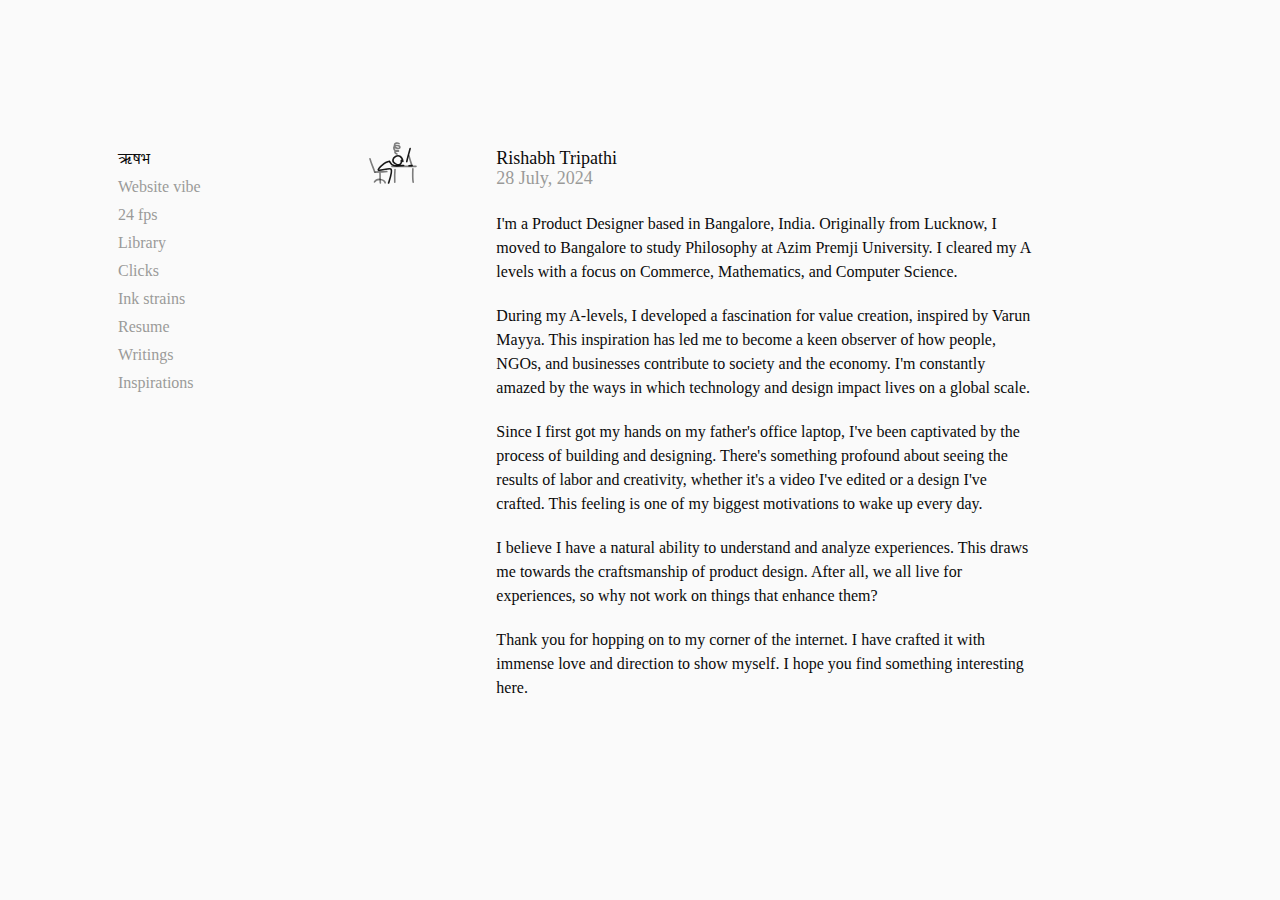
<file: home.html>
<!DOCTYPE html>
<html lang="en">
<head>
    <meta charset="UTF-8">
    <meta name="viewport" content="width=device-width, initial-scale=1.0">
    <title>Document</title>
    <link rel="stylesheet" href="style.css">
    <link rel="preconnect" href="https://fonts.googleapis.com">
    <link rel="preconnect" href="https://fonts.gstatic.com" crossorigin>
    <link href="https://fonts.googleapis.com/css2?family=Noto+Sans+Devanagari:wght@100..900&display=swap" rel="stylesheet">
    
    <script src="script.js"></script>

    <link rel="preconnect" href="https://rsms.me/">
    <link rel="stylesheet" href="https://rsms.me/inter/inter.css">
</head>

<body>

    <div class="main">
        <div class="navbar">
            <div class="logo">ऋ</div>
            <div class="hamburger-icon" id="hamburger" onclick="toggleMenu()">
                <svg id="hamburger-icon" width="30" height="30" viewBox="0 0 30 30" fill="none"">
                    <path d="M4 7h22M4 15h22M4 23h22" stroke="black" stroke-width="2" stroke-linecap="round"/>
                </svg>
            </div>
            <div class="menu-items" id="menu-items">
                <ul>
                    <li class="hindi-name">ऋषभ</li>
                    <li><a href="home.html">Website vibe</a></li>
                    <li><a href="">24 fps</a></li>
                    <li><a href="library.html">Library</a></li>
                    <li><a href="">Clicks </a></li>
                    <li><a href="">Ink strains</a></li>
                    <li><a href="">Resume</a></li>
                    <li><a href="writings.html">Writings </a></li>
                    <li><a href="inspirations.html">Inspirations</a></li>      
                </ul>
            </div>
        </div>

        <div class="sleeping-boy">
            <svg width="54" height="54" viewBox="0 0 54 54" fill="none" xmlns="http://www.w3.org/2000/svg">
                <path d="M35.2862 24.538C35.805 26.2691 35.2365 27.3869 34.0106 28.4426C32.9875 29.3236 30.6871 28.5198 29.5657 27.8706C21.1021 22.9721 35.4661 13.7979 36.8287 25.3962" stroke="black" stroke-opacity="0.9" stroke-width="1.62" stroke-linecap="round" stroke-linejoin="round"/>
                <path d="M33.0839 7.59611C31.5091 6.61642 28.5067 6.72957 28.4402 9.16983C28.3474 12.5615 34.2121 13.5467 33.8709 11.1168C33.5706 8.98158 28.0446 8.75884 27.8629 11.6237C27.5904 15.9193 33.1657 15.5747 32.4017 14.7979C28.4402 13.7342 27.7718 16.5362 30.9325 18.0787" stroke="black" stroke-opacity="0.5" stroke-width="1.62" stroke-linecap="round" stroke-linejoin="round"/>
                <path d="M23.4245 25.2584C21.3693 25.9435 19.6331 26.3569 18.029 27.6558C2.30624 40.3838 23.3153 30.5423 25.1009 33.2202C26.6385 35.5271 23.3443 44.2924 22.5682 47.009" stroke="black" stroke-opacity="0.9" stroke-width="1.62" stroke-linecap="round" stroke-linejoin="round"/>
                <path d="M23.5957 25.601C26.6849 31.7365 31.5604 29.4514 37.6552 29.4514" stroke="black" stroke-opacity="0.9" stroke-width="1.62" stroke-linecap="round" stroke-linejoin="round"/>
                <path d="M4.00201 22.9025C5.14606 27.4743 7.39681 31.7038 8.75528 36.1187" stroke="black" stroke-opacity="0.5" stroke-width="1.62" stroke-linecap="round" stroke-linejoin="round"/>
                <path d="M9.21744 36.1188C13.014 35.3906 17.0857 36.2839 20.8103 35.5393" stroke="black" stroke-opacity="0.5" stroke-width="1.62" stroke-linecap="round" stroke-linejoin="round"/>
                <path d="M14.0052 37.2471C14.2033 40.4557 13.8714 43.652 14.3477 46.8379" stroke="black" stroke-opacity="0.5" stroke-width="1.62" stroke-linecap="round" stroke-linejoin="round"/>
                <path d="M8.52188 45.9883C10.575 42.1794 18.0778 42.7316 19.1872 46.7998" stroke="black" stroke-opacity="0.5" stroke-width="1.62" stroke-linecap="round" stroke-linejoin="round"/>
                <path d="M28.7716 46.1528C28.6271 41.9289 28.564 37.6816 29.0066 33.4792" stroke="black" stroke-opacity="0.5" stroke-width="1.62" stroke-linecap="round" stroke-linejoin="round"/>
                <path d="M46.8649 32.7942C46.7112 36.6349 46.972 45.1038 47.1609 46.1528" stroke="black" stroke-opacity="0.5" stroke-width="1.62" stroke-linecap="round" stroke-linejoin="round"/>
                <path d="M25.9936 30.3966C33.535 30.3966 42.5957 30.3966 49.9706 30.3966" stroke="black" stroke-opacity="0.5" stroke-width="1.62" stroke-linecap="round" stroke-linejoin="round"/>
                <path d="M44.1137 12.5851C43.2913 16.0104 41.6307 21.174 40.7518 25.5693" stroke="black" stroke-opacity="0.9" stroke-width="1.62" stroke-linecap="round" stroke-linejoin="round"/>
                <path d="M42.8077 19.5866C43.6801 22.7349 44.6373 25.8393 45.698 28.8859" stroke="black" stroke-opacity="0.5" stroke-width="1.62" stroke-linecap="round" stroke-linejoin="round"/>
                <path d="M43.0589 29.7655C44.103 29.5952 44.9396 29.6392 46.0749 29.6638" stroke="black" stroke-opacity="0.9" stroke-width="1.62" stroke-linecap="round" stroke-linejoin="round"/>
                </svg>
                
        </div>

        <div class="content">
            <h1 class="name">Rishabh Tripathi</h1>
            <span class="date">28 July, 2024</span>

            <p>
                I'm a Product Designer based in Bangalore, India. Originally from Lucknow, I moved to Bangalore to study Philosophy at Azim Premji University. I cleared my A levels with a focus on Commerce, Mathematics, and Computer Science. 
            </p>

            <p>
                During my A-levels, I developed a fascination for value creation, inspired by Varun Mayya. This inspiration has led me to become a keen observer of how people, NGOs, and businesses contribute to society and the economy. I'm constantly amazed by the ways in which technology and design impact lives on a global scale.
            </p>

            <p>
                Since I first got my hands on my father's office laptop, I've been captivated by the process of building and designing. There's something profound about seeing the results of labor and creativity, whether it's a video I've edited or a design I've crafted. This feeling is one of my biggest motivations to wake up every day. 
            </p>

            <p>
                I believe I have a natural ability to understand and analyze experiences. This draws me towards the craftsmanship of product design. After all, we all live for experiences, so why not work on things that enhance them?
            </p>

            <p>
                Thank you for hopping on to my corner of the internet. I have crafted it with immense love and direction to show myself. I hope you find something interesting here.
            </p>
        </div>
        
    </div>

</body>
<style>
    .sleeping-boy{
        margin-left: 0;
    }
</style>
</html>
</file>
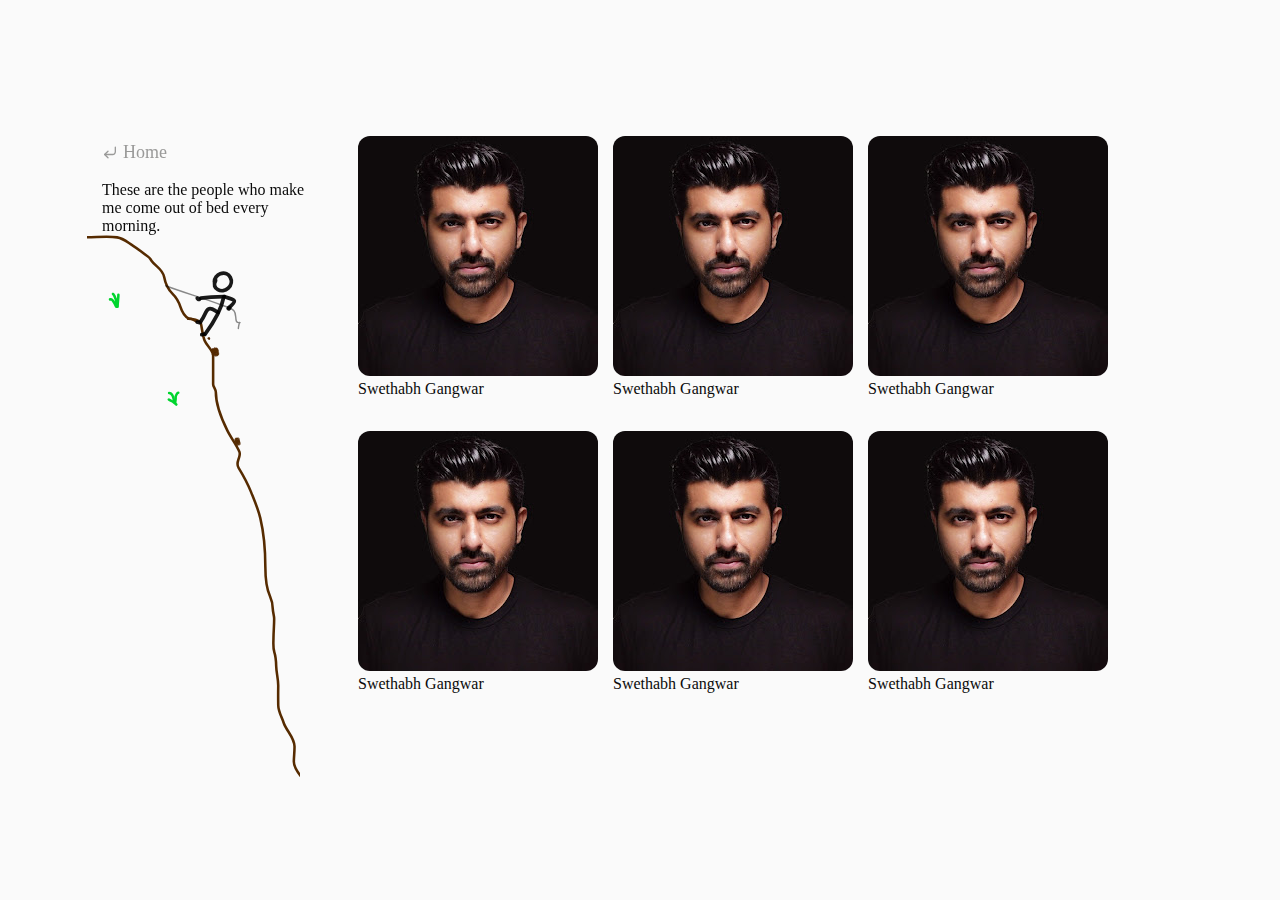
<file: ink_strains.html>
<!DOCTYPE html>
<html lang="en">
<head>
    <meta charset="UTF-8">
    <meta name="viewport" content="width=device-width, initial-scale=1.0">
    <title>Ink Strains</title>
    <link rel="stylesheet" href="style.css">
    <link rel="preconnect" href="https://fonts.googleapis.com">
    <link rel="preconnect" href="https://fonts.gstatic.com" crossorigin>
    <link href="https://fonts.googleapis.com/css2?family=Noto+Sans+Devanagari:wght@100..900&display=swap" rel="stylesheet">
    
    <script src="script.js"></script>

    <link rel="preconnect" href="https://rsms.me/">
    <link rel="stylesheet" href="https://rsms.me/inter/inter.css">
</head>

<body>
    <div class="main">
        <div class="navbar">
            <div class="logo">
                <a href="index.html">
                    <svg width="32" height="28" viewBox="0 0 37 28" fill="none"">
                        <path d="M5.48 21.84L12.16 17.84L16.24 15.76V15.56L13.36 13.96L11.6 12.92C11.0933 12.6267 10.68 12.4267 10.36 12.32C10.0667 12.1867 9.73333 12.12 9.36 12.12C8.98667 12.12 8.62667 12.2 8.28 12.36C7.96 12.52 7.57333 12.7467 7.12 13.04L4.44 14.76L1.88 11.04L4.88 9.12C5.73333 8.58667 6.46667 8.21333 7.08 8C7.69333 7.76 8.30667 7.64 8.92 7.64C9.61333 7.64 10.28 7.74667 10.92 7.96C11.5867 8.14667 12.3467 8.50667 13.2 9.04L15.56 10.48L16.64 11.28L16.76 11.24L16.52 6.84V4.16H0V0H36.96V4.16H21.64V7L21.56 11.8L21.72 11.84L23.6 10.36L29.44 6.44L31.84 9.76L31.44 10.08C31.2267 10.24 31.0267 10.5067 30.84 10.88C30.6533 11.2533 30.56 11.6667 30.56 12.12C30.56 13.0267 30.8267 13.7333 31.36 14.24C31.92 14.7467 32.6267 15 33.48 15H33.84V19.96H32.36C31.2667 19.96 30.4667 20.1733 29.96 20.6C29.4533 21 29.2 21.5333 29.2 22.2C29.2 22.9467 29.4267 23.52 29.88 23.92C30.3333 24.32 31.0667 24.52 32.08 24.52H33.92V27.88H31.92C29.6 27.88 27.8133 27.4 26.56 26.44C25.3333 25.4533 24.72 24.08 24.72 22.32C24.72 21.0933 25.0933 20.04 25.84 19.16C26.6133 18.2533 27.6667 17.64 29 17.32V17.12C28.28 16.7733 27.76 16.3067 27.44 15.72C27.12 15.1333 26.96 14.4933 26.96 13.8V13.56L26.84 13.44L23.88 15.52L21.56 17.12L21.68 23.28L21.64 27.92H16.52V24.12L16.68 20.24L16.52 20.16L14.24 21.88L8.12 25.8L5.48 21.84Z" fill="#0A0A0A"/>
                    </svg>
                </a>
            </div>
            <div class="hamburger-icon" id="hamburger" onclick="toggleMenu()">
                <svg id="hamburger-icon" width="30" height="30" viewBox="0 0 30 30" fill="none"">
                    <path d="M4 7h22M4 15h22M4 23h22" stroke="black" stroke-width="2" stroke-linecap="round"/>
                </svg>
            </div>
            <div class="menu-items hide-in-desk" id="menu-items">
                <ul>
                    <li><a href="index.html">Website vibe</a></li>
                    <li><a href="">24 fps</a></li>
                    <li><a href="library.html">Library</a></li>
                    <li><a href="">Clicks </a></li>
                    <li><a href="">Ink strains</a></li>
                    <li><a href="">Resume</a></li>
                    <li><a href="writings.html">Writings </a></li>
                    <li><a href="">Inspirations</a></li>      
                </ul>
            </div>
            <div class="menu-cat-btn">
                <a href="index.html" class="btn-hide category-button">
                    <svg width="16" height="17" viewBox="0 0 16 17" fill="none" xmlns="http://www.w3.org/2000/svg">
                        <path d="M6.00001 7.16663L2.66667 10.5L6.00001 13.8333" stroke-width="1.33333" stroke-linecap="round" stroke-linejoin="round"/>
                        <path d="M13.3333 3.16663V7.83329C13.3333 8.54054 13.0524 9.21881 12.5523 9.71891C12.0522 10.219 11.3739 10.5 10.6667 10.5H2.66667" stroke-width="1.33333" stroke-linecap="round" stroke-linejoin="round"/>
                        </svg>
                    <span>Home</span>
                </a>
                <!-- <button type="button" class="category-button" onclick="filterContent('articles')">Articles</button> -->
                <div class="sidebar-text">
                    These are the people who make me come out of bed every morning.
                </div>
                <div class="climbing-boy hide-in-mob-tab">
                    <svg viewBox="0 0 250 638" fill="none" xmlns="http://www.w3.org/2000/svg">
                        <path d="M30.4774 69.0875C30.7868 68.9947 32.0618 71.3242 32.2898 71.7748C32.6634 72.5135 32.9784 73.2374 33.1959 74.0351C33.335 74.5451 33.7188 74.9348 33.8313 75.4412C34.0599 76.4697 33.8521 77.7322 33.8521 78.7847C33.8521 80.1145 33.8521 81.4443 33.8521 82.774" stroke="#00D52E" stroke-width="3" stroke-linecap="round"/>
                        <path d="M36.8519 70.025C36.8519 74.7453 35.9145 79.3607 35.9145 84.0864" stroke="#00D52E" stroke-width="3" stroke-linecap="round"/>
                        <path d="M27.1026 75.6496C26.5279 74.8286 29.2795 75.7328 29.6025 76.0558C31.2432 77.6966 32.1858 80.2121 33.4563 82.1491C33.7653 82.6202 33.7526 83.1717 34.05 83.6178C34.2354 83.8958 34.492 83.9438 34.6021 84.274" stroke="#00D52E" stroke-width="3" stroke-linecap="round"/>
                        <path d="M96.3989 185.473C101.207 185.614 101.78 192.262 102.398 195.972" stroke="#00D52E" stroke-width="3" stroke-linecap="round"/>
                        <path d="M107.086 185.098C105.941 184.834 104.341 188.737 104.128 189.618C103.992 190.177 104.088 190.871 104.075 191.43C104.04 193.07 103.842 194.568 103.523 196.159" stroke="#00D52E" stroke-width="3" stroke-linecap="round"/>
                        <path d="M96.024 193.16C97.6465 194.408 99.8362 194.956 101.544 196.149C102.651 196.921 104.026 197.892 104.836 198.972" stroke="#00D52E" stroke-width="3" stroke-linecap="round"/>
                        <path d="M128.153 101.436C126.243 100.3 124.11 98.5819 121.829 98.2968C120.868 98.1767 119.932 98.4033 119.043 97.8988C114.272 95.1907 111.286 89.3346 109.668 84.3671C107.853 78.793 104.502 72.9544 100.47 69.0666C94.9876 63.7798 91.9391 56.7655 90.5648 49.344C88.7906 39.7636 80.8263 37.4678 75.6623 30.1521C73.9804 27.7694 74.0915 26.8708 71.4171 25.1993C65.3286 21.394 60.3762 16.3438 54.1708 12.6405C47.9691 8.93951 42.9843 3.94279 35.4211 2.77922C24.1951 1.05215 11.4102 2.735 1.41507e-09 2.735" stroke="#562B00" stroke-width="3" stroke-linecap="round"/>
                        <path d="M253.121 637.927C248.32 632.253 242.677 625.5 242.774 617.85C242.849 611.928 243.719 606.138 243.57 600.162C243.302 589.458 234.038 582.093 230.834 572.479C228.611 565.811 224.585 559.255 224.466 551.872C224.344 544.272 224.341 536.962 224.466 529.32C224.596 521.38 222.256 513.964 222.078 506.148C221.945 500.299 221.709 495.389 219.867 489.698C218.143 484.369 218.841 478.205 218.894 472.717C218.966 465.317 219.722 457.947 219.69 450.518C219.673 446.392 218.222 443.062 218.098 439.109C217.93 433.709 217.209 429.095 214.914 424.25C209.774 413.399 209.343 401.229 209.343 389.758C209.343 370.57 207.886 350.96 203.417 332.271C200.798 321.317 196.627 311.825 192.494 301.493C188.541 291.609 183.399 282.203 177.946 273.28C174.661 267.905 177.788 265.159 178.963 259.483C179.244 258.125 179.456 255.691 178.874 254.353C175.214 245.933 169.087 238.229 164.945 229.987C158.209 216.584 151.236 200.061 151.236 184.705C151.236 180.819 148.052 178.444 148.052 175.065C148.052 172.102 148.052 169.139 148.052 166.176C148.052 157.995 148.052 149.814 148.052 141.633C148.052 135.179 140.293 129.637 138.014 123.812C135.562 117.546 135.202 110.67 133.769 104.222C132.758 99.6724 122.783 98.2526 118.601 98.2526" stroke="#562B00" stroke-width="3" stroke-linecap="round"/>
                        <path d="M149.553 55.0248C149.337 51.2561 152.786 46.6268 156.354 45.3864C167.373 41.556 173.786 54.9973 165.799 62.4341C158.638 69.103 145.377 63.4558 150.951 53.3824" stroke="black" stroke-opacity="0.9" stroke-width="4.44" stroke-linecap="round" stroke-linejoin="round"/>
                        <path d="M160.568 72.7494C157.258 89.4998 148.524 103.17 138.463 116.52" stroke="black" stroke-opacity="0.9" stroke-width="4.44" stroke-linecap="round" stroke-linejoin="round"/>
                        <path d="M137.317 116.415C136.393 116.387 135.602 116.728 134.748 116.955" stroke="black" stroke-opacity="0.9" stroke-width="4.44" stroke-linecap="round" stroke-linejoin="round"/>
                        <path d="M161.259 72.2743C172.398 76.4282 178.288 75.5226 166.31 85.301" stroke="black" stroke-opacity="0.9" stroke-width="4.44" stroke-linecap="round" stroke-linejoin="round"/>
                        <path d="M160.888 72.3247C151.872 72.5217 142.454 72.9289 133.591 74.1351" stroke="black" stroke-opacity="0.9" stroke-width="4.44" stroke-linecap="round" stroke-linejoin="round"/>
                        <path d="M131.877 75.4326C131.121 75.8942 129.836 75.1341 129.466 74.3157" stroke="black" stroke-opacity="0.9" stroke-width="4.44" stroke-linecap="round" stroke-linejoin="round"/>
                        <path d="M167.543 85.5142C166.96 86.8875 166.533 87.1551 165.763 86.3118" stroke="black" stroke-opacity="0.9" stroke-width="4.44" stroke-linecap="round" stroke-linejoin="round"/>
                        <path opacity="0.503384" d="M92.3706 59.5915C111.855 67.2006 138.253 74.4243 157.703 82.158C162.37 84.0133 168.986 84.8827 172.452 88.8767C175.546 92.4421 173.849 97.0201 175.35 101.158C176.102 103.231 179.751 102.942 179.641 102.778C178.697 101.371 177.672 108.812 177.656 109.662" stroke="black" stroke-opacity="0.9" stroke-width="1.665" stroke-linecap="round" stroke-linejoin="round"/>
                        <path d="M141.827 121.142C142.499 121.267 143.182 121.471 143.804 121.758C144.023 121.86 144.356 121.99 144.014 122.092C143.605 122.213 143.341 122.214 142.925 122.082C142.464 121.936 141.522 121.348 142.386 120.879C142.808 120.649 143.854 121.076 143.31 121.566C143.2 121.665 143.101 121.917 142.965 121.9C142.782 121.876 142.241 121.676 142.406 121.384C142.635 120.978 143.456 121.529 143.584 121.799C143.754 122.156 141.443 121.753 143.155 121.794C143.411 121.8 143.681 121.815 143.934 121.87C144.18 121.923 144.008 121.934 143.854 121.799C143.746 121.704 143.109 121.014 143.564 120.985C143.731 120.974 144.288 121.072 144.323 121.303C144.354 121.505 143.446 121.349 143.355 121.324C142.922 121.205 143.398 121.602 143.524 121.748C143.917 122.203 144.125 122.439 143.444 122.325" stroke="#562B00" stroke-width="0.5" stroke-linecap="round"/>
                        <path d="M147.927 133.209C147.927 135.656 147.927 138.103 147.927 140.55C147.927 142.347 149.331 140.003 149.835 139.391" stroke="#562B00" stroke-width="0.5" stroke-linecap="round"/>
                        <path d="M149.453 132.05C148.419 133.228 149.129 136.185 149.071 137.674C149.019 139.033 148.235 138.565 149.559 138.833C149.736 138.869 148.612 135.495 148.775 135.613C150.124 136.589 148.457 136.971 147.588 137.051C145.868 137.21 147.926 137.306 148.732 137.845C149.698 138.491 149.537 139.348 148.351 139.348C146.865 139.348 149.313 139.29 148.224 139.691C147.313 140.027 147.897 139.057 149.241 139.241C151.243 139.515 150.078 140.619 149.623 139.777C149.137 138.88 149.918 138.962 149.241 138.962C147.332 138.962 149.69 140.002 148.648 141.151C147.554 142.356 145.282 138.675 147.757 139.477C149.632 140.084 148.667 141.717 147.8 140.593C146.387 138.762 149.338 140.635 149.453 140.657C150.352 140.828 151.562 140.55 152.505 140.55" stroke="#562B00" stroke-width="0.5" stroke-linecap="round"/>
                        <path d="M142.87 121.099C142.976 121.249 143.043 121.406 143.13 121.565C143.178 121.654 143.209 121.428 143.19 121.384C143.147 121.282 143.21 121.477 143.282 121.536C143.372 121.608 143.436 121.683 143.481 121.791C143.559 121.978 143.595 122.044 143.811 122.026C144.088 122.004 144.048 121.717 144.048 121.518C144.048 121.348 144.079 121.099 143.849 121.099C143.654 121.099 143.456 121.09 143.261 121.101C142.852 121.126 142.852 121.455 142.873 121.796C142.889 122.051 143.353 122.278 143.573 122.282C143.841 122.286 143.831 121.763 143.777 121.617C143.618 121.192 143.159 120.802 142.71 120.746C142.555 120.726 142.121 120.685 142.061 120.863C141.848 121.499 142.654 122.45 143.309 122.284C143.574 122.217 143.874 121.798 143.874 121.533C143.874 121.19 143.855 120.968 143.672 120.674C143.534 120.451 143.431 120.32 143.173 120.37C142.603 120.481 142.633 121.189 142.521 121.673" stroke="#562B00" stroke-linecap="round"/>
                        <path d="M153.905 90.7644C152.573 90.0126 151.758 89.5748 150.425 88.7198C139.508 81.7198 140.513 92.0637 134.308 100.267C134.199 100.411 132.854 102.781 132.687 102.826C132.089 102.985 130.353 102.064 129.394 102.195" stroke="black" stroke-opacity="0.9" stroke-width="4.44" stroke-linecap="round" stroke-linejoin="round"/>
                        <path d="M150.359 136.843C150.453 137.208 150.486 137.617 150.431 137.993C150.422 138.053 150.362 138.211 150.347 138.153C150.326 138.068 150.326 137.98 150.314 137.893C150.277 137.618 150.224 137.345 150.189 137.069C150.181 137.007 150.171 136.82 150.19 136.88C150.235 137.022 150.274 137.338 150.288 137.45C150.313 137.656 150.335 137.889 150.339 138.099C150.34 138.14 150.345 138.183 150.333 138.222C150.329 138.234 150.315 138.203 150.311 138.191C150.242 137.96 150.246 137.712 150.194 137.478C150.181 137.423 150.188 137.59 150.188 137.647C150.188 137.876 150.168 138.121 150.207 138.348C150.24 138.542 150.331 138.27 150.4 138.441C150.411 138.469 150.432 138.513 150.408 138.531C150.386 138.548 150.355 138.508 150.342 138.484C150.253 138.315 150.153 137.98 150.152 137.8C150.148 137.165 150.881 137.737 151.054 137.931C151.463 138.388 150.761 138.633 150.395 138.614C149.971 138.591 149.359 138.304 149.28 137.829C149.25 137.644 149.348 137.563 149.526 137.567C149.764 137.573 149.971 137.714 150.135 137.871C150.487 138.205 150.709 138.796 150.151 139.062C149.794 139.233 149.353 139.257 148.971 139.242C148.873 139.238 147.715 139.197 148.049 138.703C148.191 138.493 148.674 138.288 148.88 138.231C149.193 138.145 149.597 138.117 149.916 138.203C150.151 138.266 150.421 138.44 150.569 138.639C150.64 138.734 150.738 138.968 150.659 139.1C150.585 139.225 150.355 139.234 150.247 139.208C150.037 139.156 149.773 138.974 149.654 138.798C149.055 137.908 150.311 137.413 151.009 137.692C151.247 137.787 151.488 137.979 151.431 138.277C151.362 138.632 150.985 138.723 150.693 138.775C150.187 138.866 149.649 138.815 149.149 138.728C148.899 138.684 148.401 138.594 148.173 138.383C148.006 138.228 148.181 138.133 148.302 138.077C148.505 137.982 148.727 137.957 148.948 137.986C149.236 138.024 149.413 138.112 149.639 138.293C149.757 138.388 150.142 138.737 150.061 138.955C149.955 139.243 149.315 138.412 149.292 138.372C149.208 138.226 149.01 137.61 149.438 137.831C149.605 137.918 150.048 138.325 149.802 138.546C149.688 138.648 149.435 138.618 149.321 138.579C149.011 138.473 148.611 138.162 148.671 137.781C148.78 137.086 149.926 137.213 150.376 137.339C150.567 137.393 150.853 137.494 150.952 137.704C151.04 137.89 150.876 137.972 150.731 138.021C150.505 138.095 150.183 138.114 149.954 138.043C149.798 137.995 149.644 137.897 149.757 137.724C149.875 137.542 149.911 137.839 149.911 137.844C149.978 138.267 149.804 137.986 149.616 137.819C148.727 137.033 149.362 137.645 148.378 136.848C148.23 136.728 148.072 136.614 147.956 136.463C147.905 136.397 147.846 136.288 147.894 136.219C148.009 136.056 148.742 136.095 148.773 136.098C149.28 136.145 149.885 136.301 150.347 136.51C150.682 136.66 151.171 136.964 151.414 137.272C151.518 137.403 151.626 137.658 151.436 137.793C151.254 137.921 150.79 137.92 150.614 137.891C150.076 137.801 149.532 137.504 149.286 136.995C148.965 136.329 149.597 136.028 150.166 136.162C150.537 136.249 150.814 136.414 151.063 136.705C151.199 136.864 151.481 137.234 151.225 137.473C150.906 137.77 150.257 137.626 149.945 137.531C149.465 137.385 148.924 137.138 148.715 136.63C148.55 136.23 148.766 135.968 149.084 135.781C149.527 135.52 150.051 135.615 150.4 135.981C150.642 136.235 151.347 137.289 150.75 137.56C150.475 137.684 149.874 137.62 149.626 137.565C149.299 137.492 148.806 137.305 148.545 137.067C148.388 136.924 148.271 136.69 148.397 136.483C148.501 136.312 148.861 136.146 149.03 136.105C149.744 135.931 150.536 136.376 150.757 137.085C150.928 137.636 150.159 137.542 149.873 137.422C149.418 137.23 149.012 136.663 149.448 136.227C149.781 135.895 150.249 136.108 150.321 136.543C150.359 136.771 150.314 136.952 150.114 137.083C149.946 137.194 149.541 137.214 149.476 136.95C149.387 136.592 150 136.465 150.226 136.474C150.517 136.486 150.598 136.76 150.421 136.976C150.257 137.177 149.794 137.386 149.566 137.16C149.483 137.077 149.491 136.935 149.564 136.85C149.698 136.692 149.967 136.667 150.147 136.741C150.169 136.749 150.32 136.903 150.388 136.832C150.512 136.703 150.658 136.219 150.693 136.114C150.968 135.283 150.646 135.965 150.887 135.911C150.926 135.902 150.966 135.829 150.995 135.857C151.022 135.883 150.949 135.92 150.918 135.94C150.546 136.179 150.338 136.265 149.841 136.238C149.235 136.205 148.698 136.011 148.233 135.615C148.058 135.467 147.877 135.291 147.816 135.071C147.685 134.598 148.262 134.359 148.561 134.273C149.037 134.138 149.978 134.109 150.462 134.2C150.928 134.287 151.416 134.504 151.688 134.919C152.185 135.678 151.852 136.675 151.071 137.069C150.682 137.266 150.047 137.355 149.621 137.295C149.287 137.249 148.654 137.023 148.468 136.676C148.236 136.241 148.592 135.805 148.906 135.571C149.191 135.36 149.524 135.215 149.855 135.09C150.536 134.834 151.249 134.678 151.978 134.789C152.524 134.872 152.862 135.055 153.089 135.559C153.277 135.976 153.252 136.393 153.018 136.786C152.4 137.823 150.948 137.492 150.103 136.986C149.586 136.676 149.208 136.323 148.966 135.769C148.831 135.46 148.749 135.092 149.061 134.852C149.341 134.637 149.75 134.726 150.041 134.814C150.464 134.942 151.012 135.238 151.231 135.652C151.457 136.081 150.226 135.615 149.802 135.381C149.552 135.243 149.022 134.902 148.847 134.616C148.666 134.321 149.132 134.432 149.168 134.443C149.431 134.519 149.838 134.748 150.03 134.945C150.157 135.074 150.337 135.342 150.19 135.543C150.06 135.721 149.698 135.744 149.523 135.7C149.073 135.587 148.683 135.153 148.714 134.671C148.772 133.756 149.998 134.002 150.516 134.262C150.804 134.405 151.188 134.653 151.263 135.013C151.343 135.399 151.007 135.489 150.706 135.522C150.149 135.584 149.533 135.429 149.016 135.258C148.557 135.107 148.059 134.904 147.694 134.568C147.54 134.425 147.395 134.232 147.693 134.164C148.186 134.052 148.885 134.31 149.314 134.519C149.543 134.63 149.919 134.869 150.035 135.133C150.122 135.331 150.02 135.542 149.835 135.633C149.603 135.747 149.202 135.732 148.976 135.633C148.735 135.528 148.447 135.253 148.478 134.95C148.518 134.553 148.907 134.45 149.226 134.423C149.429 134.406 149.632 134.458 149.834 134.484C149.938 134.498 150.04 134.564 150.142 134.543C150.183 134.534 150.133 134.457 150.148 134.419C150.184 134.327 150.217 134.226 150.29 134.162C150.417 134.049 150.586 133.994 150.731 133.904C151.022 133.723 151.2 133.738 150.913 133.473C150.831 133.398 150.702 133.381 150.633 133.295C150.607 133.263 150.715 133.265 150.754 133.274C151.122 133.364 151.479 133.502 151.73 133.809C151.956 134.086 151.988 134.388 151.783 134.687C151.539 135.042 151.145 135.149 150.745 135.214C149.862 135.357 148.724 135.085 148.48 134.081C148.352 133.553 148.505 133.243 148.958 132.942C149.203 132.779 149.487 132.673 149.773 132.602C150.327 132.465 151.223 132.443 151.783 132.578C152.25 132.691 152.808 132.987 153.079 133.411C153.275 133.719 153.328 134.258 153.172 134.595C152.669 135.676 151.077 135.669 150.121 135.424C149.716 135.32 149.003 135.003 148.714 134.643C148.476 134.347 148.536 134.023 148.856 133.823C149.245 133.582 150.103 133.473 150.512 133.459C150.818 133.448 151.127 133.467 151.431 133.511C151.836 133.57 152.269 133.65 152.513 134.023C152.704 134.316 152.644 134.644 152.502 134.935C152.318 135.316 152.105 135.492 151.675 135.564C151.147 135.653 150.644 135.511 150.17 135.288C149.667 135.051 149.195 134.74 148.935 134.226C148.353 133.074 150.039 132.901 150.746 132.932C151.153 132.949 151.641 132.999 151.968 133.291C152.38 133.659 151.87 134.025 151.538 134.126C151.089 134.262 150.443 134.264 149.995 134.178C149.784 134.138 149.066 133.949 148.947 133.619C148.848 133.344 149.358 133.145 149.464 133.107C149.609 133.054 150.048 132.967 150.235 133.026C150.397 133.076 150.443 133.264 150.404 133.407C150.338 133.655 150.106 133.903 149.897 134.028C149.261 134.41 148.176 134.513 147.535 134.081C147.085 133.777 147.628 133.595 147.892 133.532C148.02 133.501 148.143 133.456 148.269 133.42C148.292 133.413 148.35 133.394 148.341 133.416C148.334 133.431 148.321 133.444 148.306 133.452C148.133 133.545 147.837 133.637 147.68 133.688C146.924 133.93 147.199 133.824 146.461 134.054C146.371 134.082 146.275 134.097 146.195 134.146C146.158 134.169 146.282 134.145 146.325 134.138C146.884 134.036 147.481 133.909 148.011 133.697C148.305 133.58 147.654 133.504 147.635 133.452C147.625 133.427 147.741 133.322 147.754 133.301C147.821 133.19 147.497 133.357 147.388 133.427C147.207 133.544 146.984 133.689 146.894 133.896C146.825 134.055 146.822 134.246 146.828 134.416C146.828 134.428 146.868 134.934 146.966 134.804C147.071 134.665 147.06 134.406 147.07 134.245C147.071 134.232 147.061 133.708 147.17 133.865C147.379 134.164 147.444 134.587 147.524 134.934C147.536 134.986 147.533 135.044 147.559 135.09C147.566 135.104 147.585 135.07 147.591 135.056C147.662 134.887 147.706 134.707 147.775 134.537C147.787 134.507 147.918 134.123 148.047 134.103C148.187 134.081 148.337 134.469 148.34 134.476C148.438 134.68 148.5 134.847 148.577 135.056C148.666 135.3 148.614 135.115 148.595 134.995C148.565 134.817 148.539 134.639 148.506 134.462C148.501 134.435 148.487 134.254 148.454 134.376C148.36 134.722 148.284 135.073 148.099 135.388C148.042 135.486 148.012 135.497 147.997 135.376C147.982 135.263 147.982 134.822 147.982 134.745C147.984 134.631 147.996 134.219 148.013 134.081C148.017 134.05 148.013 133.978 148.041 133.991C148.08 134.01 148.072 134.072 148.083 134.114C148.104 134.198 148.118 134.285 148.136 134.37C148.181 134.577 148.128 134.609 148.377 134.6C149.094 134.574 148.932 134.418 149.81 134.6C150.438 134.73 150.847 134.891 151.222 135.407C151.536 135.837 151.333 135.738 151.405 136.067C151.417 136.124 151.433 135.951 151.459 135.899C151.491 135.837 151.559 136.003 151.577 136.07C151.654 136.349 151.7 136.651 151.739 136.936C151.774 137.194 151.82 137.975 151.812 137.715C151.793 137.155 151.792 136.593 151.852 136.036C151.892 135.669 152.006 135.326 152.062 134.964C152.09 134.78 152.135 134.604 152.198 134.428C152.288 134.172 152.466 133.904 152.495 133.63C152.521 133.388 152.375 133.016 152.2 132.848C152.07 132.724 151.837 132.785 151.686 132.685C151.673 132.677 151.646 132.655 151.659 132.647C151.713 132.613 151.786 132.628 151.85 132.63C152.221 132.642 152.592 132.708 152.924 132.88C153.04 132.941 153.175 133.028 153.248 133.142C153.281 133.194 153.265 133.252 153.279 133.309C153.328 133.518 153.437 133.738 153.511 133.941C153.623 134.251 153.686 134.573 153.834 134.869C153.938 135.077 154.034 135.302 154.107 135.524C154.323 136.172 154.324 136.866 154.441 137.534C154.505 137.903 154.522 138.279 154.569 138.65C154.62 139.052 154.651 139.466 154.622 139.871C154.609 140.046 154.564 140.243 154.504 140.408C154.457 140.537 154.378 140.639 154.322 140.758C154.142 141.137 153.807 141.395 153.441 141.593C153.229 141.707 153.017 141.823 152.796 141.921C152.732 141.95 152.676 141.99 152.612 142.019C152.441 142.096 152.248 142.089 152.064 142.099C151.344 142.136 150.632 142.244 149.908 142.244C149.474 142.244 149.769 141.662 149.792 141.434C149.822 141.148 149.821 140.861 149.876 140.577C149.897 140.464 149.955 140.133 149.978 140.246C149.999 140.349 149.989 140.457 149.99 140.563C149.992 140.848 149.987 141.122 149.971 141.408C149.949 141.799 149.946 141.723 149.911 142.056C149.883 142.329 150.017 141.518 150.07 141.249C150.218 140.501 150.373 139.751 150.573 139.015C150.607 138.893 150.595 138.965 150.59 139.059C150.578 139.273 150.57 139.42 150.538 139.642C150.5 139.906 150.467 140.076 150.384 140.323C150.354 140.414 150.339 140.564 150.244 140.573C150.171 140.581 149.994 140.071 149.976 140.091C149.88 140.193 149.864 140.347 149.811 140.477C149.709 140.728 149.626 140.936 149.514 141.182C149.512 141.185 149.401 141.434 149.354 141.484C149.33 141.511 149.364 141.412 149.378 141.379C149.476 141.154 149.605 140.941 149.721 140.725C149.747 140.676 149.797 140.631 149.792 140.577C149.788 140.528 149.768 140.481 149.751 140.434C149.691 140.274 149.374 139.525 149.355 139.479C149.201 139.101 148.994 138.647 148.937 138.231C148.884 137.836 148.956 137.623 149.07 137.253C149.133 137.046 149.229 136.851 149.287 136.643C149.298 136.607 149.223 136.685 149.202 136.716C149.079 136.891 148.976 137.077 148.89 137.273C148.841 137.384 148.831 137.401 148.783 137.26C148.684 136.974 148.562 136.616 148.754 136.345C148.997 136.003 149.416 135.874 149.598 135.475C149.715 135.22 149.655 134.992 149.493 134.783C149.407 134.671 149.458 134.559 149.539 134.456C149.687 134.265 149.85 134.232 150.073 134.202C150.531 134.141 151.069 133.803 151.369 133.457C151.524 133.278 151.55 132.931 151.512 132.709C151.499 132.635 151.458 132.557 151.422 132.491C151.374 132.403 151.243 132.574 151.22 132.601C151.055 132.791 150.954 133.022 150.82 133.234C150.717 133.398 150.585 133.548 150.492 133.719C150.429 133.835 150.464 133.941 150.492 134.066C150.531 134.239 150.562 134.413 150.602 134.585C150.625 134.685 150.652 134.884 150.788 134.926C151.088 135.02 151.354 134.674 151.5 134.476C151.623 134.309 151.787 134.234 151.944 134.107C152.05 134.02 152.177 133.97 152.274 133.87C152.414 133.725 152.506 133.535 152.579 133.349C152.626 133.229 152.677 133.131 152.838 133.204C153.086 133.316 153.068 133.59 153.102 133.813C153.173 134.272 153.24 134.733 153.322 135.19C153.354 135.371 153.383 135.584 153.445 135.757C153.472 135.831 153.515 135.902 153.56 135.967C153.668 136.122 153.539 135.587 153.51 135.4C153.472 135.162 153.412 134.904 153.425 134.66C153.432 134.528 153.523 134.908 153.557 135.035C153.662 135.423 153.77 135.804 153.9 136.183C153.983 136.423 154.045 136.619 154.045 136.869C154.045 137.36 154.045 137.85 154.045 138.341C154.045 138.844 153.961 139.412 154.198 139.872C154.207 139.89 154.217 139.969 154.217 139.91C154.217 139.684 154.214 139.457 154.236 139.231C154.257 139.015 154.314 138.805 154.336 138.589C154.337 138.575 154.345 138.195 154.432 138.336C154.566 138.552 154.531 138.904 154.536 139.145C154.539 139.291 154.561 139.471 154.534 139.618C154.512 139.733 154.444 139.848 154.402 139.955C154.356 140.069 154.314 140.198 154.246 140.301C154.174 140.409 154.068 140.502 153.984 140.601C153.876 140.728 153.772 140.852 153.636 140.948C153.425 141.098 153.337 141.374 153.091 141.488C152.703 141.667 152.214 141.687 151.799 141.746C151.513 141.787 151.222 141.815 150.94 141.877C150.799 141.909 150.655 141.94 150.521 141.996C150.435 142.032 150.327 142.044 150.235 142.025C150.181 142.014 150.177 141.982 150.214 141.934C150.45 141.63 150.918 141.623 151.264 141.608C151.521 141.597 151.809 141.64 152.064 141.596C152.136 141.584 152.219 141.496 152.292 141.471C152.5 141.399 152.722 141.376 152.929 141.301C153.024 141.266 153.083 141.184 153.145 141.108" stroke="#562B00" stroke-width="0.5" stroke-linecap="round"/>
                        <path d="M152.652 134.893V137.293" stroke="#562B00" stroke-width="3" stroke-linecap="round"/>
                        <path d="M148.194 135.257C148.147 135.47 148.11 135.674 148.018 135.874C147.987 135.941 147.876 136.093 147.949 136.171C148.098 136.33 148.448 136.347 148.637 136.355C149.086 136.374 149.528 136.329 149.835 135.967C150.273 135.45 150.444 134.76 150.869 134.238C151.008 134.066 151.463 133.86 151.516 134.195C151.573 134.55 151.535 134.918 151.552 135.276C151.573 135.717 151.693 136.116 151.864 136.521C152.039 136.936 152.23 137.412 152.567 137.729C152.704 137.859 152.802 137.991 152.833 138.184C152.857 138.329 152.845 138.482 152.845 138.628C152.845 138.872 152.731 139.158 152.854 139.383C152.977 139.609 153.188 139.765 153.188 140.039C153.188 140.113 153.218 140.223 153.135 140.26C153.005 140.318 152.83 140.294 152.694 140.294C152.505 140.294 152.316 140.294 152.127 140.294C151.964 140.294 151.804 140.315 151.64 140.315C151.506 140.315 151.303 140.354 151.196 140.247C151.146 140.197 151.116 140.135 151.054 140.096C151.003 140.063 150.945 140.048 150.895 140.015" stroke="#562B00" stroke-width="3" stroke-linecap="round"/>
                        <path d="M174.409 240.614C174.409 242.024 174.793 242.822 176.117 243.447C176.666 243.705 177.295 243.625 177.846 243.405C178.717 243.057 178.551 241.93 178.534 241.155C178.513 240.218 177.242 237.578 175.93 238.53C174.58 239.509 174.427 241.862 174.638 243.363C174.712 243.887 175.181 243.854 175.617 243.77C176.41 243.616 176.291 242.734 176.2 242.113C176.127 241.611 176.078 240.584 175.711 240.186C175.223 239.657 175.318 241.144 175.326 241.197C175.428 241.904 175.917 243.94 176.805 242.582C177.727 241.171 176.81 241.611 176.95 242.988C177.077 244.234 178.054 242.22 178.117 241.884C178.161 241.649 177.992 240.517 177.992 241.249C177.992 241.53 178.289 243.188 178.45 242.051C178.585 241.102 178.772 239.626 178.429 238.697C177.77 236.907 176.023 240.381 176.003 241.03C175.992 241.376 176.263 242.702 176.742 242.822C177.181 242.931 176.94 240.411 176.93 240.291C176.872 239.621 176.954 238.419 175.971 238.635C174.834 238.884 174.89 239.793 175.284 240.718C175.478 241.173 175.995 242.008 176.534 242.155C176.818 242.233 176.281 240.775 176.242 240.697C175.659 239.531 174.807 239.999 174.159 241.02C172.811 243.142 176.044 244.931 176.555 242.968C176.773 242.128 175.874 237.791 174.294 238.468C173.683 238.73 173.829 240.374 174.013 240.843C174.831 242.927 179.007 244.341 178.023 240.822C177.754 239.858 177.22 238.691 176.117 238.489C174.766 238.241 173.788 239.33 173.753 240.614C173.717 241.904 174.461 243.21 175.659 243.717C176.49 244.07 179.151 245.001 178.992 243.28C178.912 242.414 178.471 241.431 177.513 241.363C177.078 241.333 176.183 241.195 176.148 241.822C176.01 244.317 178.279 243.752 178.232 241.53C178.226 241.278 178.243 240.434 177.742 240.697C177.024 241.074 177.252 242.294 177.44 242.895C177.613 243.445 178.754 244.372 179.138 243.384C179.655 242.054 176.724 240.011 176.419 241.561C176.098 243.196 178.67 242.714 178.409 242.343C178.053 241.838 176.887 241.445 176.305 241.416C173.894 241.295 174.88 244.435 175.305 245.634C175.877 247.249 178.037 246.783 177.659 244.926C177.498 244.137 176.667 241.647 175.367 242.947C174.626 243.688 176.097 246.062 176.534 245.238C176.659 245.002 176.659 244.025 176.659 244.155C176.659 244.857 176.834 245.613 177.7 245.613C179.048 245.613 179.049 244.345 178.877 243.343C178.773 242.732 178.26 242.302 177.909 241.822C177.316 241.011 176.348 239.601 178.002 241.072C179.095 242.043 179.599 242.801 179.659 244.238C179.671 244.549 180.01 245.596 179.804 245.842C179.191 246.578 176.739 246.475 175.909 246.613" stroke="#562B00" stroke-linecap="round"/>
                        <path d="M176.719 244.24C176.719 244.559 176.758 244.808 176.911 245.099C177.223 245.694 177.139 245.796 176.456 245.787C175.971 245.781 175.752 244.827 175.607 244.462C175.235 243.532 176.162 243.845 176.628 244.235C177.397 244.879 177.955 245.059 178.978 245.059C179.52 245.059 179.492 245.414 178.978 245.58C178.439 245.754 178.135 245.734 177.72 245.423" stroke="#562B00" stroke-linecap="round"/>
                    </svg>                    
                </div>
            </div>
            
        </div>

    
            <div class="image-grid">
                <div class="profile">
                    <a href=""><img src="swetabh.jpg" alt="">
                        <p>Swethabh Gangwar</p>
                    </a>
                </div>
                <div class="profile">
                    <a href=""><img src="swetabh.jpg" alt="">
                        <p>Swethabh Gangwar</p>
                    </a>
                </div>
                <div class="profile">
                    <a href=""><img src="swetabh.jpg" alt="">
                        <p>Swethabh Gangwar</p>
                    </a>
                </div>
                <div class="profile">
                    <a href=""><img src="swetabh.jpg" alt="">
                        <p>Swethabh Gangwar</p>
                    </a>
                </div>
                <div class="profile">
                    <a href=""><img src="swetabh.jpg" alt="">
                        <p>Swethabh Gangwar</p>
                    </a>
                </div>
                <div class="profile">
                    <a href=""><img src="swetabh.jpg" alt="">
                        <p>Swethabh Gangwar</p>
                    </a>
                </div>
                
            </div>
    </div>
</body>

<style>
    
    @media (min-width: 768px) {   
        .sidebar-text{
            color: var(--primary-color);
            max-width: 203px;
            margin-left: 15px;
        }
        .navbar{
        margin-right: 250px;
        }
    }
</style>

</html>
</file>
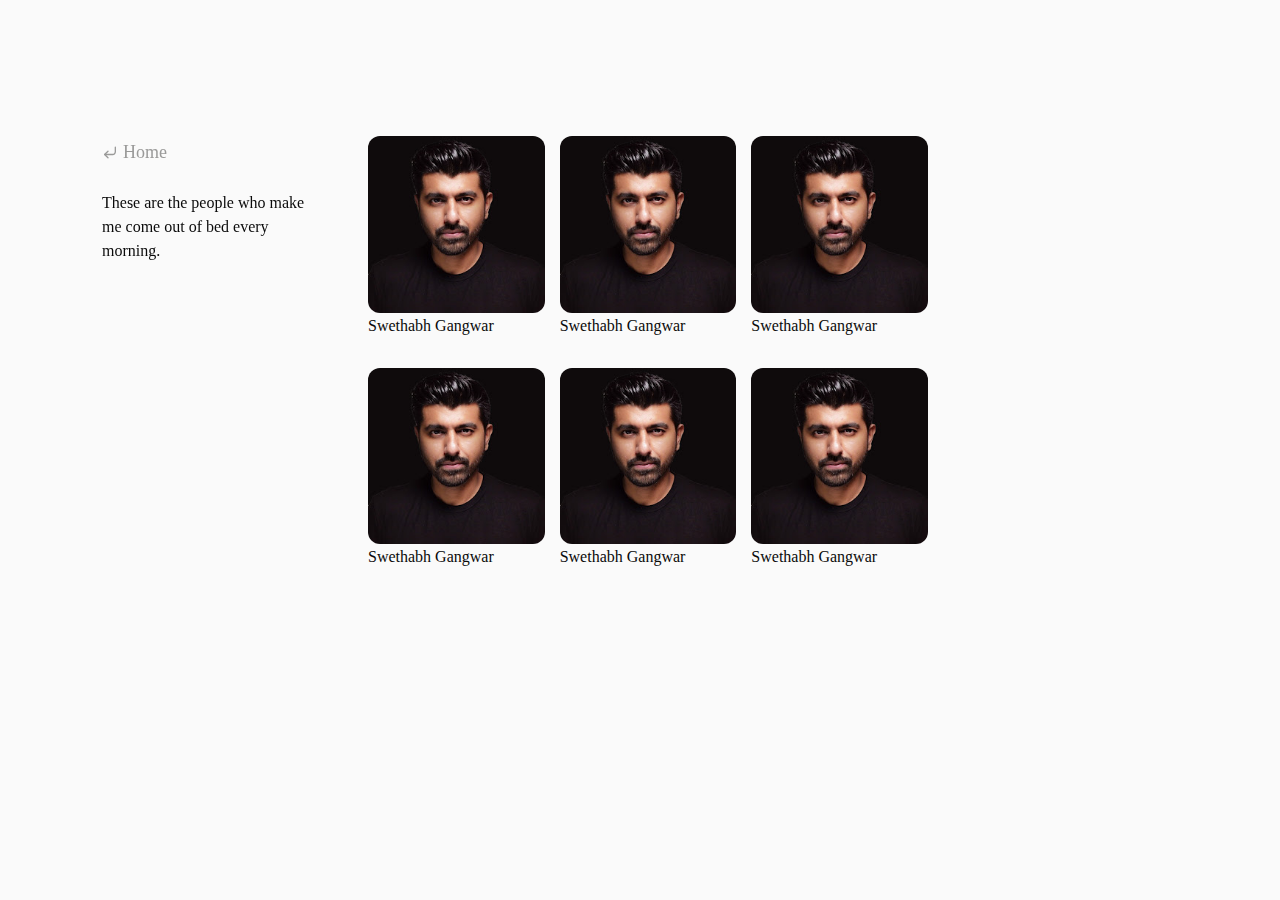
<file: inspirations.html>
<!DOCTYPE html>
<html lang="en">
<head>
    <meta charset="UTF-8">
    <meta name="viewport" content="width=device-width, initial-scale=1.0">
    <title>Inspirations</title>
    <link rel="stylesheet" href="style.css">
    <link rel="preconnect" href="https://fonts.googleapis.com">
    <link rel="preconnect" href="https://fonts.gstatic.com" crossorigin>
    <link href="https://fonts.googleapis.com/css2?family=Noto+Sans+Devanagari:wght@100..900&display=swap" rel="stylesheet">
    
    <script src="script.js"></script>

    <link rel="preconnect" href="https://rsms.me/">
    <link rel="stylesheet" href="https://rsms.me/inter/inter.css">
</head>

<body>
    <div class="main">
        <div class="navbar">
            <div class="logo">
                <a href="index.html">
                    <svg width="32" height="28" viewBox="0 0 37 28" fill="none"">
                        <path d="M5.48 21.84L12.16 17.84L16.24 15.76V15.56L13.36 13.96L11.6 12.92C11.0933 12.6267 10.68 12.4267 10.36 12.32C10.0667 12.1867 9.73333 12.12 9.36 12.12C8.98667 12.12 8.62667 12.2 8.28 12.36C7.96 12.52 7.57333 12.7467 7.12 13.04L4.44 14.76L1.88 11.04L4.88 9.12C5.73333 8.58667 6.46667 8.21333 7.08 8C7.69333 7.76 8.30667 7.64 8.92 7.64C9.61333 7.64 10.28 7.74667 10.92 7.96C11.5867 8.14667 12.3467 8.50667 13.2 9.04L15.56 10.48L16.64 11.28L16.76 11.24L16.52 6.84V4.16H0V0H36.96V4.16H21.64V7L21.56 11.8L21.72 11.84L23.6 10.36L29.44 6.44L31.84 9.76L31.44 10.08C31.2267 10.24 31.0267 10.5067 30.84 10.88C30.6533 11.2533 30.56 11.6667 30.56 12.12C30.56 13.0267 30.8267 13.7333 31.36 14.24C31.92 14.7467 32.6267 15 33.48 15H33.84V19.96H32.36C31.2667 19.96 30.4667 20.1733 29.96 20.6C29.4533 21 29.2 21.5333 29.2 22.2C29.2 22.9467 29.4267 23.52 29.88 23.92C30.3333 24.32 31.0667 24.52 32.08 24.52H33.92V27.88H31.92C29.6 27.88 27.8133 27.4 26.56 26.44C25.3333 25.4533 24.72 24.08 24.72 22.32C24.72 21.0933 25.0933 20.04 25.84 19.16C26.6133 18.2533 27.6667 17.64 29 17.32V17.12C28.28 16.7733 27.76 16.3067 27.44 15.72C27.12 15.1333 26.96 14.4933 26.96 13.8V13.56L26.84 13.44L23.88 15.52L21.56 17.12L21.68 23.28L21.64 27.92H16.52V24.12L16.68 20.24L16.52 20.16L14.24 21.88L8.12 25.8L5.48 21.84Z" fill="#0A0A0A"/>
                    </svg>
                </a>
            </div>
            <div class="hamburger-icon" id="hamburger" onclick="toggleMenu()">
                <svg id="hamburger-icon" width="30" height="30" viewBox="0 0 30 30" fill="none"">
                    <path d="M4 7h22M4 15h22M4 23h22" stroke="black" stroke-width="2" stroke-linecap="round"/>
                </svg>
            </div>
            <div class="menu-items hide-in-desk" id="menu-items">
                <ul>
                    <li class="hindi-name">
                        <a href="index.html">
                            <svg width="32" height="12" viewBox="0 0 32 12" fill="none" xmlns="http://www.w3.org/2000/svg">
                                <path d="M5.088 11V2.792H0V1.048H12.624V2.792H7.104V11H5.088ZM1.632 10.28L0.656 8.616L4.976 6.376L5.984 7.608L1.632 10.28ZM4.128 7.112C3.94667 6.83467 3.78667 6.61067 3.648 6.44C3.50933 6.25867 3.38133 6.12 3.264 6.024C3.15733 5.928 3.04533 5.864 2.928 5.832C2.81067 5.78933 2.68267 5.768 2.544 5.768C2.30933 5.768 2.05867 5.816 1.792 5.912C1.52533 6.008 1.24267 6.136 0.944 6.296L0.304 4.568C0.677333 4.376 1.04533 4.22667 1.408 4.12C1.77067 4.01333 2.144 3.96 2.528 3.96C2.92267 3.96 3.25867 4.02933 3.536 4.168C3.824 4.30667 4.10667 4.54133 4.384 4.872C4.672 5.20267 5.00267 5.66133 5.376 6.248L5.392 6.744L4.128 7.112ZM10.464 11.848C9.728 11.848 9.13067 11.6507 8.672 11.256C8.21333 10.872 7.984 10.3333 7.984 9.64C7.984 8.98933 8.18667 8.49333 8.592 8.152C8.99733 7.81067 9.57867 7.576 10.336 7.448L11.168 8.68C10.7307 8.744 10.3947 8.84533 10.16 8.984C9.92533 9.12267 9.808 9.32533 9.808 9.592C9.808 9.80533 9.87733 9.96533 10.016 10.072C10.1653 10.1787 10.3627 10.232 10.608 10.232C10.8213 10.232 11.0293 10.2 11.232 10.136C11.4347 10.072 11.648 9.97067 11.872 9.832L12.464 11.272C12.208 11.4533 11.9093 11.592 11.568 11.688C11.2373 11.7947 10.8693 11.848 10.464 11.848ZM6.8 7.56L6.752 5.848C7.18933 5.82667 7.584 5.76267 7.936 5.656C8.288 5.54933 8.58133 5.41067 8.816 5.24L8.512 5.736C8.448 5.59733 8.4 5.46933 8.368 5.352C8.336 5.224 8.32 5.096 8.32 4.968C8.32 4.59467 8.43733 4.31733 8.672 4.136C8.91733 3.944 9.22667 3.848 9.6 3.848C10.048 3.848 10.384 3.98667 10.608 4.264C10.832 4.53067 10.944 4.84 10.944 5.192C10.944 5.43733 10.8907 5.672 10.784 5.896C10.688 6.12 10.496 6.328 10.208 6.52L9.744 6.664C9.52 6.81333 9.248 6.952 8.928 7.08C8.608 7.208 8.26133 7.31467 7.888 7.4C7.52533 7.48533 7.16267 7.53867 6.8 7.56ZM10.064 8.76C9.904 8.54667 9.73867 8.312 9.568 8.056C9.39733 7.8 9.248 7.544 9.12 7.288C8.992 7.02133 8.896 6.776 8.832 6.552L10.24 5.928C10.3573 6.28 10.528 6.64267 10.752 7.016C10.976 7.38933 11.2053 7.736 11.44 8.056L11.168 8.68L10.064 8.76ZM14.7739 3L15.6379 2.232L18.1659 6.44L17.3179 7.176L14.7739 3ZM19.8459 2.792V11H17.8299V7.288L18.5339 7.976C18.2032 8.24267 17.8352 8.45067 17.4299 8.6C17.0245 8.74933 16.5925 8.824 16.1339 8.824C15.4939 8.824 14.9605 8.712 14.5339 8.488C14.1179 8.25333 13.8032 7.90667 13.5899 7.448C13.3872 6.98933 13.2859 6.41333 13.2859 5.72V2.792H12.4219V1.048H21.0779V2.792H19.8459ZM17.8299 2.792H15.2539V5.64C15.2539 5.992 15.2912 6.27467 15.3659 6.488C15.4405 6.70133 15.5525 6.856 15.7019 6.952C15.8619 7.048 16.0592 7.096 16.2939 7.096C16.5499 7.096 16.7952 7.048 17.0299 6.952C17.2645 6.84533 17.4832 6.70667 17.6859 6.536C17.8885 6.36533 18.0592 6.17333 18.1979 5.96L17.8299 7.096V2.792ZM23.771 0.888C24.4003 0.888 24.9017 1 25.275 1.224C25.659 1.448 25.9363 1.77333 26.107 2.2C26.2777 2.62667 26.363 3.15467 26.363 3.784V5.752H28.347V2.792H27.115V1.048H31.595V2.792H30.363V11H28.347V7.496H26.363V7.8C26.363 8.216 26.283 8.52533 26.123 8.728C25.963 8.92 25.723 9.016 25.403 9.016C25.147 9.016 24.891 8.94133 24.635 8.792C24.3897 8.64267 24.1657 8.45067 23.963 8.216C23.771 7.97067 23.611 7.71467 23.483 7.448C23.3657 7.17067 23.307 6.91467 23.307 6.68C23.307 6.49867 23.339 6.344 23.403 6.216C23.467 6.07733 23.5737 5.96533 23.723 5.88C23.883 5.79467 24.0963 5.752 24.363 5.752L24.427 5.864V3.704C24.427 3.224 24.379 2.88267 24.283 2.68C24.187 2.46667 24.0057 2.36 23.739 2.36C23.5683 2.36 23.4297 2.41333 23.323 2.52C23.227 2.62667 23.179 2.776 23.179 2.968C23.179 3.18133 23.243 3.34667 23.371 3.464C23.499 3.58133 23.6963 3.65067 23.963 3.672L23.787 5.096C23.0723 5.032 22.5017 4.82933 22.075 4.488C21.659 4.136 21.451 3.624 21.451 2.952C21.451 2.248 21.6643 1.73067 22.091 1.4C22.5177 1.05867 23.0777 0.888 23.771 0.888Z" fill="black"/>
                            </svg>
                        </a>
                    </li>
                    <li><a href="index.html">Website vibe</a></li>
                    <li><a href="">24 fps</a></li>
                    <li><a href="library.html">Library</a></li>
                    <li><a href="">Clicks </a></li>
                    <li><a href="">Ink strains</a></li>
                    <li><a href="">Resume</a></li>
                    <li><a href="writings.html">Writings </a></li>
                    <li><a href="inspirations.html">Inspirations</a></li>      
                </ul>
            </div>
            <div class="menu-cat-btn">
                <a href="index.html" class="btn-hide category-button">
                    <svg width="16" height="17" viewBox="0 0 16 17" fill="none" xmlns="http://www.w3.org/2000/svg">
                        <path d="M6.00001 7.16663L2.66667 10.5L6.00001 13.8333" stroke-width="1.33333" stroke-linecap="round" stroke-linejoin="round"/>
                        <path d="M13.3333 3.16663V7.83329C13.3333 8.54054 13.0524 9.21881 12.5523 9.71891C12.0522 10.219 11.3739 10.5 10.6667 10.5H2.66667" stroke-width="1.33333" stroke-linecap="round" stroke-linejoin="round"/>
                        </svg>
                    <span>Home</span>
                </a>
                <p class="sidebar-text">
                    These are the people who make me come out of bed every morning.
                </p>
            </div>
        </div>    

        <div class="content">
            <div class="image-grid">
                <div class="profile">
                    <a href=""><img src="swetabh.jpg" alt="">
                        <p>Swethabh Gangwar</p>
                    </a>
                </div>
                <div class="profile">
                    <a href=""><img src="swetabh.jpg" alt="">
                        <p>Swethabh Gangwar</p>
                    </a>
                </div>
                <div class="profile">
                    <a href=""><img src="swetabh.jpg" alt="">
                        <p>Swethabh Gangwar</p>
                    </a>
                </div>
                <div class="profile">
                    <a href=""><img src="swetabh.jpg" alt="">
                        <p>Swethabh Gangwar</p>
                    </a>
                </div>
                <div class="profile">
                    <a href=""><img src="swetabh.jpg" alt="">
                        <p>Swethabh Gangwar</p>
                    </a>
                </div>
                <div class="profile">
                    <a href=""><img src="swetabh.jpg" alt="">
                        <p>Swethabh Gangwar</p>
                    </a>
                </div>
                
            </div>
            
            

        </div>
    </div>
</body>


<style>

    @media (min-width: 768px) {   
    .content{
        margin-left: 170px;
    }
    .sidebar-text{
        color: var(--primary-color);
        max-width: 203px;
        margin-left: 15px;
    }
    }
</style>


</html>
</file>
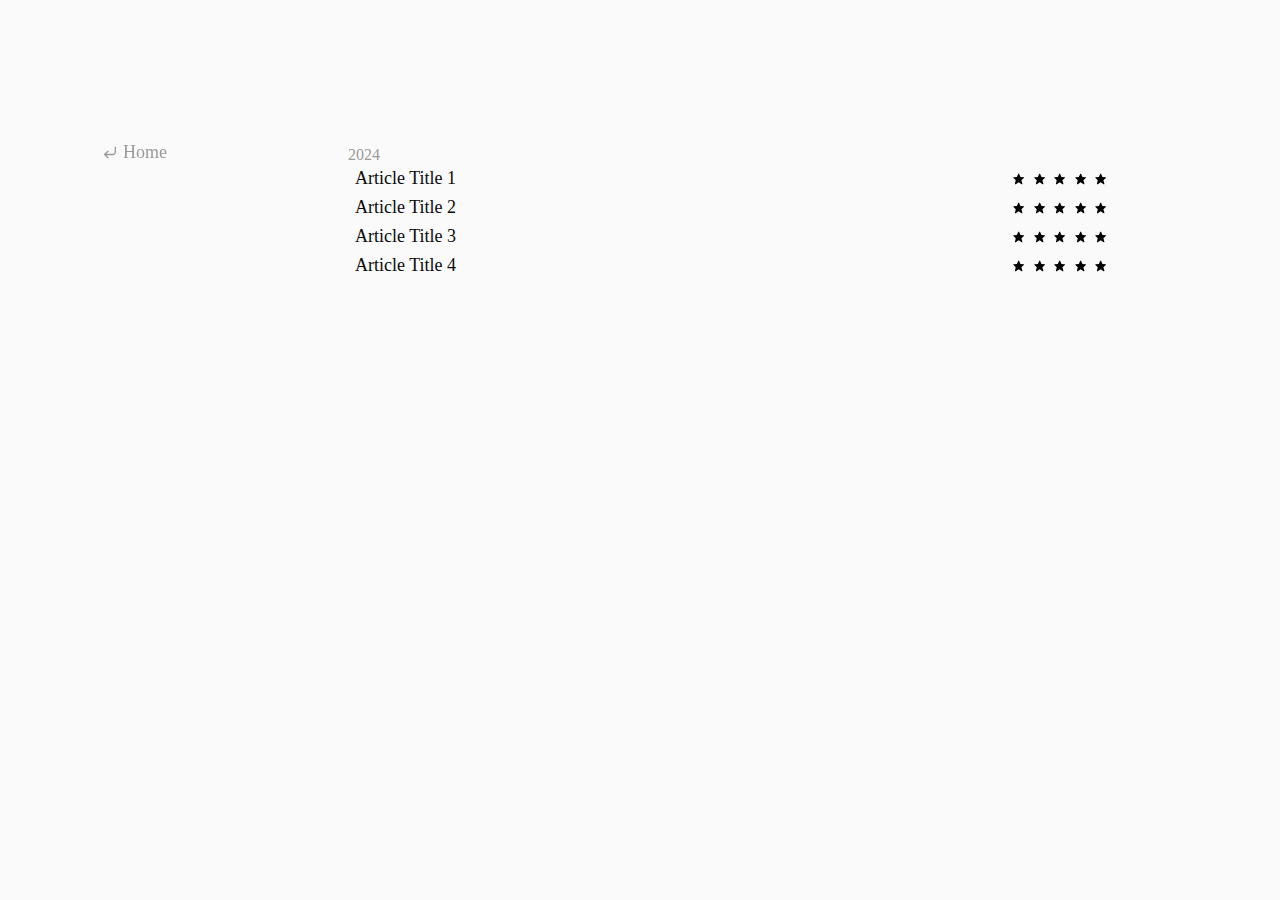
<file: library.html>
<!DOCTYPE html>
<html lang="en">
<head>
    <meta charset="UTF-8">
    <meta name="viewport" content="width=device-width, initial-scale=1.0">
    <title>Library</title>
    <link rel="stylesheet" href="style.css">
    <link rel="preconnect" href="https://fonts.googleapis.com">
    <link rel="preconnect" href="https://fonts.gstatic.com" crossorigin>
    <link href="https://fonts.googleapis.com/css2?family=Noto+Sans+Devanagari:wght@100..900&display=swap" rel="stylesheet">
    
    <script src="script.js"></script>

    <link rel="preconnect" href="https://rsms.me/">
    <link rel="stylesheet" href="https://rsms.me/inter/inter.css">
</head>

<body>
    <div class="main">
        <div class="navbar">
            <div class="logo">
                <a href="index.html">
                    <svg width="32" height="28" viewBox="0 0 37 28" fill="none"">
                        <path d="M5.48 21.84L12.16 17.84L16.24 15.76V15.56L13.36 13.96L11.6 12.92C11.0933 12.6267 10.68 12.4267 10.36 12.32C10.0667 12.1867 9.73333 12.12 9.36 12.12C8.98667 12.12 8.62667 12.2 8.28 12.36C7.96 12.52 7.57333 12.7467 7.12 13.04L4.44 14.76L1.88 11.04L4.88 9.12C5.73333 8.58667 6.46667 8.21333 7.08 8C7.69333 7.76 8.30667 7.64 8.92 7.64C9.61333 7.64 10.28 7.74667 10.92 7.96C11.5867 8.14667 12.3467 8.50667 13.2 9.04L15.56 10.48L16.64 11.28L16.76 11.24L16.52 6.84V4.16H0V0H36.96V4.16H21.64V7L21.56 11.8L21.72 11.84L23.6 10.36L29.44 6.44L31.84 9.76L31.44 10.08C31.2267 10.24 31.0267 10.5067 30.84 10.88C30.6533 11.2533 30.56 11.6667 30.56 12.12C30.56 13.0267 30.8267 13.7333 31.36 14.24C31.92 14.7467 32.6267 15 33.48 15H33.84V19.96H32.36C31.2667 19.96 30.4667 20.1733 29.96 20.6C29.4533 21 29.2 21.5333 29.2 22.2C29.2 22.9467 29.4267 23.52 29.88 23.92C30.3333 24.32 31.0667 24.52 32.08 24.52H33.92V27.88H31.92C29.6 27.88 27.8133 27.4 26.56 26.44C25.3333 25.4533 24.72 24.08 24.72 22.32C24.72 21.0933 25.0933 20.04 25.84 19.16C26.6133 18.2533 27.6667 17.64 29 17.32V17.12C28.28 16.7733 27.76 16.3067 27.44 15.72C27.12 15.1333 26.96 14.4933 26.96 13.8V13.56L26.84 13.44L23.88 15.52L21.56 17.12L21.68 23.28L21.64 27.92H16.52V24.12L16.68 20.24L16.52 20.16L14.24 21.88L8.12 25.8L5.48 21.84Z" fill="#0A0A0A"/>
                    </svg>
                </a>
            </div>
            <div class="hamburger-icon" id="hamburger" onclick="toggleMenu()">
                <svg id="hamburger-icon" width="30" height="30" viewBox="0 0 30 30" fill="none"">
                    <path d="M4 7h22M4 15h22M4 23h22" stroke="black" stroke-width="2" stroke-linecap="round"/>
                </svg>
            </div>
            <div class="menu-items hide-in-desk" id="menu-items">
                <ul>
                    <li><a href="index.html">Website vibe</a></li>
                    <li><a href="">24 fps</a></li>
                    <li><a href="library.html">Library</a></li>
                    <li><a href="">Clicks </a></li>
                    <li><a href="">Ink strains</a></li>
                    <li><a href="">Resume</a></li>
                    <li><a href="writings.html">Writings </a></li>
                    <li><a href="">Inspirations</a></li>      
                </ul>
            </div>
            <div class="menu-cat-btn">
                <a href="index.html" class="btn-hide category-button">
                    <svg width="16" height="17" viewBox="0 0 16 17" fill="none" xmlns="http://www.w3.org/2000/svg">
                        <path d="M6.00001 7.16663L2.66667 10.5L6.00001 13.8333" stroke-width="1.33333" stroke-linecap="round" stroke-linejoin="round"/>
                        <path d="M13.3333 3.16663V7.83329C13.3333 8.54054 13.0524 9.21881 12.5523 9.71891C12.0522 10.219 11.3739 10.5 10.6667 10.5H2.66667" stroke-width="1.33333" stroke-linecap="round" stroke-linejoin="round"/>
                    </svg>
                    <span>Home</span>
                </a>
            </div>
        </div>    

        

        <div class="content">

            <div style="color: var(--secondary-color); margin-top: 10px;">
                2024
            </div>

            <div class="article-list">
                <div class="article-item article">
                    <a href="/articles/article_1.html" class="article-name">Article Title 1</a>

                    <span class="article-date"> 
                        <svg width="16" height="16" viewBox="0 0 16 16" fill="none">
                            <path d="M11.9718 6.49426C11.9383 6.39552 11.8766 6.30876 11.7943 6.24469C11.712 6.18062 11.6128 6.14204 11.5089 6.13372L8.4683 5.89212L7.15256 2.97957C7.11066 2.88576 7.0425 2.80609 6.95632 2.75016C6.87013 2.69423 6.76961 2.66444 6.66686 2.66439C6.56412 2.66433 6.46356 2.69401 6.37732 2.74984C6.29107 2.80568 6.22283 2.88528 6.18082 2.97904L4.86508 5.89212L1.82453 6.13372C1.72237 6.14182 1.62471 6.17917 1.54322 6.24131C1.46174 6.30346 1.39988 6.38776 1.36506 6.48414C1.33023 6.58052 1.32391 6.68489 1.34684 6.78477C1.36978 6.88465 1.42101 6.9758 1.49439 7.04733L3.74134 9.23774L2.94667 12.6788C2.92254 12.783 2.93027 12.892 2.96887 12.9917C3.00746 13.0914 3.07513 13.1772 3.1631 13.238C3.25107 13.2988 3.35527 13.3317 3.46218 13.3325C3.5691 13.3333 3.67379 13.302 3.76267 13.2426L6.66669 11.3066L9.57071 13.2426C9.66156 13.3029 9.76869 13.3339 9.87771 13.3315C9.98673 13.3292 10.0924 13.2934 10.1805 13.2292C10.2686 13.1649 10.335 13.0753 10.3706 12.9722C10.4062 12.8691 10.4094 12.7576 10.3798 12.6527L9.40431 9.23934L11.8235 7.06226C11.9819 6.91933 12.0401 6.69639 11.9718 6.49426Z" fill="black"/>
                        </svg>
                        <svg width="16" height="16" viewBox="0 0 16 16" fill="none">
                            <path d="M11.9718 6.49426C11.9383 6.39552 11.8766 6.30876 11.7943 6.24469C11.712 6.18062 11.6128 6.14204 11.5089 6.13372L8.4683 5.89212L7.15256 2.97957C7.11066 2.88576 7.0425 2.80609 6.95632 2.75016C6.87013 2.69423 6.76961 2.66444 6.66686 2.66439C6.56412 2.66433 6.46356 2.69401 6.37732 2.74984C6.29107 2.80568 6.22283 2.88528 6.18082 2.97904L4.86508 5.89212L1.82453 6.13372C1.72237 6.14182 1.62471 6.17917 1.54322 6.24131C1.46174 6.30346 1.39988 6.38776 1.36506 6.48414C1.33023 6.58052 1.32391 6.68489 1.34684 6.78477C1.36978 6.88465 1.42101 6.9758 1.49439 7.04733L3.74134 9.23774L2.94667 12.6788C2.92254 12.783 2.93027 12.892 2.96887 12.9917C3.00746 13.0914 3.07513 13.1772 3.1631 13.238C3.25107 13.2988 3.35527 13.3317 3.46218 13.3325C3.5691 13.3333 3.67379 13.302 3.76267 13.2426L6.66669 11.3066L9.57071 13.2426C9.66156 13.3029 9.76869 13.3339 9.87771 13.3315C9.98673 13.3292 10.0924 13.2934 10.1805 13.2292C10.2686 13.1649 10.335 13.0753 10.3706 12.9722C10.4062 12.8691 10.4094 12.7576 10.3798 12.6527L9.40431 9.23934L11.8235 7.06226C11.9819 6.91933 12.0401 6.69639 11.9718 6.49426Z" fill="black"/>
                        </svg>
                        <svg width="16" height="16" viewBox="0 0 16 16" fill="none">
                                <path d="M11.9718 6.49426C11.9383 6.39552 11.8766 6.30876 11.7943 6.24469C11.712 6.18062 11.6128 6.14204 11.5089 6.13372L8.4683 5.89212L7.15256 2.97957C7.11066 2.88576 7.0425 2.80609 6.95632 2.75016C6.87013 2.69423 6.76961 2.66444 6.66686 2.66439C6.56412 2.66433 6.46356 2.69401 6.37732 2.74984C6.29107 2.80568 6.22283 2.88528 6.18082 2.97904L4.86508 5.89212L1.82453 6.13372C1.72237 6.14182 1.62471 6.17917 1.54322 6.24131C1.46174 6.30346 1.39988 6.38776 1.36506 6.48414C1.33023 6.58052 1.32391 6.68489 1.34684 6.78477C1.36978 6.88465 1.42101 6.9758 1.49439 7.04733L3.74134 9.23774L2.94667 12.6788C2.92254 12.783 2.93027 12.892 2.96887 12.9917C3.00746 13.0914 3.07513 13.1772 3.1631 13.238C3.25107 13.2988 3.35527 13.3317 3.46218 13.3325C3.5691 13.3333 3.67379 13.302 3.76267 13.2426L6.66669 11.3066L9.57071 13.2426C9.66156 13.3029 9.76869 13.3339 9.87771 13.3315C9.98673 13.3292 10.0924 13.2934 10.1805 13.2292C10.2686 13.1649 10.335 13.0753 10.3706 12.9722C10.4062 12.8691 10.4094 12.7576 10.3798 12.6527L9.40431 9.23934L11.8235 7.06226C11.9819 6.91933 12.0401 6.69639 11.9718 6.49426Z" fill="black"/>
                        </svg>
                        <svg width="16" height="16" viewBox="0 0 16 16" fill="none">
                            <path d="M11.9718 6.49426C11.9383 6.39552 11.8766 6.30876 11.7943 6.24469C11.712 6.18062 11.6128 6.14204 11.5089 6.13372L8.4683 5.89212L7.15256 2.97957C7.11066 2.88576 7.0425 2.80609 6.95632 2.75016C6.87013 2.69423 6.76961 2.66444 6.66686 2.66439C6.56412 2.66433 6.46356 2.69401 6.37732 2.74984C6.29107 2.80568 6.22283 2.88528 6.18082 2.97904L4.86508 5.89212L1.82453 6.13372C1.72237 6.14182 1.62471 6.17917 1.54322 6.24131C1.46174 6.30346 1.39988 6.38776 1.36506 6.48414C1.33023 6.58052 1.32391 6.68489 1.34684 6.78477C1.36978 6.88465 1.42101 6.9758 1.49439 7.04733L3.74134 9.23774L2.94667 12.6788C2.92254 12.783 2.93027 12.892 2.96887 12.9917C3.00746 13.0914 3.07513 13.1772 3.1631 13.238C3.25107 13.2988 3.35527 13.3317 3.46218 13.3325C3.5691 13.3333 3.67379 13.302 3.76267 13.2426L6.66669 11.3066L9.57071 13.2426C9.66156 13.3029 9.76869 13.3339 9.87771 13.3315C9.98673 13.3292 10.0924 13.2934 10.1805 13.2292C10.2686 13.1649 10.335 13.0753 10.3706 12.9722C10.4062 12.8691 10.4094 12.7576 10.3798 12.6527L9.40431 9.23934L11.8235 7.06226C11.9819 6.91933 12.0401 6.69639 11.9718 6.49426Z" fill="black"/>
                        </svg>
                        <svg width="16" height="16" viewBox="0 0 16 16" fill="none">
                            <path d="M11.9718 6.49426C11.9383 6.39552 11.8766 6.30876 11.7943 6.24469C11.712 6.18062 11.6128 6.14204 11.5089 6.13372L8.4683 5.89212L7.15256 2.97957C7.11066 2.88576 7.0425 2.80609 6.95632 2.75016C6.87013 2.69423 6.76961 2.66444 6.66686 2.66439C6.56412 2.66433 6.46356 2.69401 6.37732 2.74984C6.29107 2.80568 6.22283 2.88528 6.18082 2.97904L4.86508 5.89212L1.82453 6.13372C1.72237 6.14182 1.62471 6.17917 1.54322 6.24131C1.46174 6.30346 1.39988 6.38776 1.36506 6.48414C1.33023 6.58052 1.32391 6.68489 1.34684 6.78477C1.36978 6.88465 1.42101 6.9758 1.49439 7.04733L3.74134 9.23774L2.94667 12.6788C2.92254 12.783 2.93027 12.892 2.96887 12.9917C3.00746 13.0914 3.07513 13.1772 3.1631 13.238C3.25107 13.2988 3.35527 13.3317 3.46218 13.3325C3.5691 13.3333 3.67379 13.302 3.76267 13.2426L6.66669 11.3066L9.57071 13.2426C9.66156 13.3029 9.76869 13.3339 9.87771 13.3315C9.98673 13.3292 10.0924 13.2934 10.1805 13.2292C10.2686 13.1649 10.335 13.0753 10.3706 12.9722C10.4062 12.8691 10.4094 12.7576 10.3798 12.6527L9.40431 9.23934L11.8235 7.06226C11.9819 6.91933 12.0401 6.69639 11.9718 6.49426Z" fill="black"/>
                        </svg>
                    </span>  
                </div>

                <div class="article-item article">
                    <a href="" class="article-name">Article Title 2</a>
                    <span class="article-date"> 
                        <svg width="16" height="16" viewBox="0 0 16 16" fill="none">
                            <path d="M11.9718 6.49426C11.9383 6.39552 11.8766 6.30876 11.7943 6.24469C11.712 6.18062 11.6128 6.14204 11.5089 6.13372L8.4683 5.89212L7.15256 2.97957C7.11066 2.88576 7.0425 2.80609 6.95632 2.75016C6.87013 2.69423 6.76961 2.66444 6.66686 2.66439C6.56412 2.66433 6.46356 2.69401 6.37732 2.74984C6.29107 2.80568 6.22283 2.88528 6.18082 2.97904L4.86508 5.89212L1.82453 6.13372C1.72237 6.14182 1.62471 6.17917 1.54322 6.24131C1.46174 6.30346 1.39988 6.38776 1.36506 6.48414C1.33023 6.58052 1.32391 6.68489 1.34684 6.78477C1.36978 6.88465 1.42101 6.9758 1.49439 7.04733L3.74134 9.23774L2.94667 12.6788C2.92254 12.783 2.93027 12.892 2.96887 12.9917C3.00746 13.0914 3.07513 13.1772 3.1631 13.238C3.25107 13.2988 3.35527 13.3317 3.46218 13.3325C3.5691 13.3333 3.67379 13.302 3.76267 13.2426L6.66669 11.3066L9.57071 13.2426C9.66156 13.3029 9.76869 13.3339 9.87771 13.3315C9.98673 13.3292 10.0924 13.2934 10.1805 13.2292C10.2686 13.1649 10.335 13.0753 10.3706 12.9722C10.4062 12.8691 10.4094 12.7576 10.3798 12.6527L9.40431 9.23934L11.8235 7.06226C11.9819 6.91933 12.0401 6.69639 11.9718 6.49426Z" fill="black"/>
                        </svg>
                        <svg width="16" height="16" viewBox="0 0 16 16" fill="none">
                            <path d="M11.9718 6.49426C11.9383 6.39552 11.8766 6.30876 11.7943 6.24469C11.712 6.18062 11.6128 6.14204 11.5089 6.13372L8.4683 5.89212L7.15256 2.97957C7.11066 2.88576 7.0425 2.80609 6.95632 2.75016C6.87013 2.69423 6.76961 2.66444 6.66686 2.66439C6.56412 2.66433 6.46356 2.69401 6.37732 2.74984C6.29107 2.80568 6.22283 2.88528 6.18082 2.97904L4.86508 5.89212L1.82453 6.13372C1.72237 6.14182 1.62471 6.17917 1.54322 6.24131C1.46174 6.30346 1.39988 6.38776 1.36506 6.48414C1.33023 6.58052 1.32391 6.68489 1.34684 6.78477C1.36978 6.88465 1.42101 6.9758 1.49439 7.04733L3.74134 9.23774L2.94667 12.6788C2.92254 12.783 2.93027 12.892 2.96887 12.9917C3.00746 13.0914 3.07513 13.1772 3.1631 13.238C3.25107 13.2988 3.35527 13.3317 3.46218 13.3325C3.5691 13.3333 3.67379 13.302 3.76267 13.2426L6.66669 11.3066L9.57071 13.2426C9.66156 13.3029 9.76869 13.3339 9.87771 13.3315C9.98673 13.3292 10.0924 13.2934 10.1805 13.2292C10.2686 13.1649 10.335 13.0753 10.3706 12.9722C10.4062 12.8691 10.4094 12.7576 10.3798 12.6527L9.40431 9.23934L11.8235 7.06226C11.9819 6.91933 12.0401 6.69639 11.9718 6.49426Z" fill="black"/>
                        </svg>
                        <svg width="16" height="16" viewBox="0 0 16 16" fill="none">
                                <path d="M11.9718 6.49426C11.9383 6.39552 11.8766 6.30876 11.7943 6.24469C11.712 6.18062 11.6128 6.14204 11.5089 6.13372L8.4683 5.89212L7.15256 2.97957C7.11066 2.88576 7.0425 2.80609 6.95632 2.75016C6.87013 2.69423 6.76961 2.66444 6.66686 2.66439C6.56412 2.66433 6.46356 2.69401 6.37732 2.74984C6.29107 2.80568 6.22283 2.88528 6.18082 2.97904L4.86508 5.89212L1.82453 6.13372C1.72237 6.14182 1.62471 6.17917 1.54322 6.24131C1.46174 6.30346 1.39988 6.38776 1.36506 6.48414C1.33023 6.58052 1.32391 6.68489 1.34684 6.78477C1.36978 6.88465 1.42101 6.9758 1.49439 7.04733L3.74134 9.23774L2.94667 12.6788C2.92254 12.783 2.93027 12.892 2.96887 12.9917C3.00746 13.0914 3.07513 13.1772 3.1631 13.238C3.25107 13.2988 3.35527 13.3317 3.46218 13.3325C3.5691 13.3333 3.67379 13.302 3.76267 13.2426L6.66669 11.3066L9.57071 13.2426C9.66156 13.3029 9.76869 13.3339 9.87771 13.3315C9.98673 13.3292 10.0924 13.2934 10.1805 13.2292C10.2686 13.1649 10.335 13.0753 10.3706 12.9722C10.4062 12.8691 10.4094 12.7576 10.3798 12.6527L9.40431 9.23934L11.8235 7.06226C11.9819 6.91933 12.0401 6.69639 11.9718 6.49426Z" fill="black"/>
                        </svg>
                        <svg width="16" height="16" viewBox="0 0 16 16" fill="none">
                            <path d="M11.9718 6.49426C11.9383 6.39552 11.8766 6.30876 11.7943 6.24469C11.712 6.18062 11.6128 6.14204 11.5089 6.13372L8.4683 5.89212L7.15256 2.97957C7.11066 2.88576 7.0425 2.80609 6.95632 2.75016C6.87013 2.69423 6.76961 2.66444 6.66686 2.66439C6.56412 2.66433 6.46356 2.69401 6.37732 2.74984C6.29107 2.80568 6.22283 2.88528 6.18082 2.97904L4.86508 5.89212L1.82453 6.13372C1.72237 6.14182 1.62471 6.17917 1.54322 6.24131C1.46174 6.30346 1.39988 6.38776 1.36506 6.48414C1.33023 6.58052 1.32391 6.68489 1.34684 6.78477C1.36978 6.88465 1.42101 6.9758 1.49439 7.04733L3.74134 9.23774L2.94667 12.6788C2.92254 12.783 2.93027 12.892 2.96887 12.9917C3.00746 13.0914 3.07513 13.1772 3.1631 13.238C3.25107 13.2988 3.35527 13.3317 3.46218 13.3325C3.5691 13.3333 3.67379 13.302 3.76267 13.2426L6.66669 11.3066L9.57071 13.2426C9.66156 13.3029 9.76869 13.3339 9.87771 13.3315C9.98673 13.3292 10.0924 13.2934 10.1805 13.2292C10.2686 13.1649 10.335 13.0753 10.3706 12.9722C10.4062 12.8691 10.4094 12.7576 10.3798 12.6527L9.40431 9.23934L11.8235 7.06226C11.9819 6.91933 12.0401 6.69639 11.9718 6.49426Z" fill="black"/>
                        </svg>
                        <svg width="16" height="16" viewBox="0 0 16 16" fill="none">
                            <path d="M11.9718 6.49426C11.9383 6.39552 11.8766 6.30876 11.7943 6.24469C11.712 6.18062 11.6128 6.14204 11.5089 6.13372L8.4683 5.89212L7.15256 2.97957C7.11066 2.88576 7.0425 2.80609 6.95632 2.75016C6.87013 2.69423 6.76961 2.66444 6.66686 2.66439C6.56412 2.66433 6.46356 2.69401 6.37732 2.74984C6.29107 2.80568 6.22283 2.88528 6.18082 2.97904L4.86508 5.89212L1.82453 6.13372C1.72237 6.14182 1.62471 6.17917 1.54322 6.24131C1.46174 6.30346 1.39988 6.38776 1.36506 6.48414C1.33023 6.58052 1.32391 6.68489 1.34684 6.78477C1.36978 6.88465 1.42101 6.9758 1.49439 7.04733L3.74134 9.23774L2.94667 12.6788C2.92254 12.783 2.93027 12.892 2.96887 12.9917C3.00746 13.0914 3.07513 13.1772 3.1631 13.238C3.25107 13.2988 3.35527 13.3317 3.46218 13.3325C3.5691 13.3333 3.67379 13.302 3.76267 13.2426L6.66669 11.3066L9.57071 13.2426C9.66156 13.3029 9.76869 13.3339 9.87771 13.3315C9.98673 13.3292 10.0924 13.2934 10.1805 13.2292C10.2686 13.1649 10.335 13.0753 10.3706 12.9722C10.4062 12.8691 10.4094 12.7576 10.3798 12.6527L9.40431 9.23934L11.8235 7.06226C11.9819 6.91933 12.0401 6.69639 11.9718 6.49426Z" fill="black"/>
                        </svg>
                    </span>
                </div>
                <div class="article-item article">
                    <a href="" class="article-name">Article Title 3</a>
                    <span class="article-date"> 
                        <svg width="16" height="16" viewBox="0 0 16 16" fill="none">
                            <path d="M11.9718 6.49426C11.9383 6.39552 11.8766 6.30876 11.7943 6.24469C11.712 6.18062 11.6128 6.14204 11.5089 6.13372L8.4683 5.89212L7.15256 2.97957C7.11066 2.88576 7.0425 2.80609 6.95632 2.75016C6.87013 2.69423 6.76961 2.66444 6.66686 2.66439C6.56412 2.66433 6.46356 2.69401 6.37732 2.74984C6.29107 2.80568 6.22283 2.88528 6.18082 2.97904L4.86508 5.89212L1.82453 6.13372C1.72237 6.14182 1.62471 6.17917 1.54322 6.24131C1.46174 6.30346 1.39988 6.38776 1.36506 6.48414C1.33023 6.58052 1.32391 6.68489 1.34684 6.78477C1.36978 6.88465 1.42101 6.9758 1.49439 7.04733L3.74134 9.23774L2.94667 12.6788C2.92254 12.783 2.93027 12.892 2.96887 12.9917C3.00746 13.0914 3.07513 13.1772 3.1631 13.238C3.25107 13.2988 3.35527 13.3317 3.46218 13.3325C3.5691 13.3333 3.67379 13.302 3.76267 13.2426L6.66669 11.3066L9.57071 13.2426C9.66156 13.3029 9.76869 13.3339 9.87771 13.3315C9.98673 13.3292 10.0924 13.2934 10.1805 13.2292C10.2686 13.1649 10.335 13.0753 10.3706 12.9722C10.4062 12.8691 10.4094 12.7576 10.3798 12.6527L9.40431 9.23934L11.8235 7.06226C11.9819 6.91933 12.0401 6.69639 11.9718 6.49426Z" fill="black"/>
                        </svg>
                        <svg width="16" height="16" viewBox="0 0 16 16" fill="none">
                            <path d="M11.9718 6.49426C11.9383 6.39552 11.8766 6.30876 11.7943 6.24469C11.712 6.18062 11.6128 6.14204 11.5089 6.13372L8.4683 5.89212L7.15256 2.97957C7.11066 2.88576 7.0425 2.80609 6.95632 2.75016C6.87013 2.69423 6.76961 2.66444 6.66686 2.66439C6.56412 2.66433 6.46356 2.69401 6.37732 2.74984C6.29107 2.80568 6.22283 2.88528 6.18082 2.97904L4.86508 5.89212L1.82453 6.13372C1.72237 6.14182 1.62471 6.17917 1.54322 6.24131C1.46174 6.30346 1.39988 6.38776 1.36506 6.48414C1.33023 6.58052 1.32391 6.68489 1.34684 6.78477C1.36978 6.88465 1.42101 6.9758 1.49439 7.04733L3.74134 9.23774L2.94667 12.6788C2.92254 12.783 2.93027 12.892 2.96887 12.9917C3.00746 13.0914 3.07513 13.1772 3.1631 13.238C3.25107 13.2988 3.35527 13.3317 3.46218 13.3325C3.5691 13.3333 3.67379 13.302 3.76267 13.2426L6.66669 11.3066L9.57071 13.2426C9.66156 13.3029 9.76869 13.3339 9.87771 13.3315C9.98673 13.3292 10.0924 13.2934 10.1805 13.2292C10.2686 13.1649 10.335 13.0753 10.3706 12.9722C10.4062 12.8691 10.4094 12.7576 10.3798 12.6527L9.40431 9.23934L11.8235 7.06226C11.9819 6.91933 12.0401 6.69639 11.9718 6.49426Z" fill="black"/>
                        </svg>
                        <svg width="16" height="16" viewBox="0 0 16 16" fill="none">
                                <path d="M11.9718 6.49426C11.9383 6.39552 11.8766 6.30876 11.7943 6.24469C11.712 6.18062 11.6128 6.14204 11.5089 6.13372L8.4683 5.89212L7.15256 2.97957C7.11066 2.88576 7.0425 2.80609 6.95632 2.75016C6.87013 2.69423 6.76961 2.66444 6.66686 2.66439C6.56412 2.66433 6.46356 2.69401 6.37732 2.74984C6.29107 2.80568 6.22283 2.88528 6.18082 2.97904L4.86508 5.89212L1.82453 6.13372C1.72237 6.14182 1.62471 6.17917 1.54322 6.24131C1.46174 6.30346 1.39988 6.38776 1.36506 6.48414C1.33023 6.58052 1.32391 6.68489 1.34684 6.78477C1.36978 6.88465 1.42101 6.9758 1.49439 7.04733L3.74134 9.23774L2.94667 12.6788C2.92254 12.783 2.93027 12.892 2.96887 12.9917C3.00746 13.0914 3.07513 13.1772 3.1631 13.238C3.25107 13.2988 3.35527 13.3317 3.46218 13.3325C3.5691 13.3333 3.67379 13.302 3.76267 13.2426L6.66669 11.3066L9.57071 13.2426C9.66156 13.3029 9.76869 13.3339 9.87771 13.3315C9.98673 13.3292 10.0924 13.2934 10.1805 13.2292C10.2686 13.1649 10.335 13.0753 10.3706 12.9722C10.4062 12.8691 10.4094 12.7576 10.3798 12.6527L9.40431 9.23934L11.8235 7.06226C11.9819 6.91933 12.0401 6.69639 11.9718 6.49426Z" fill="black"/>
                        </svg>
                        <svg width="16" height="16" viewBox="0 0 16 16" fill="none">
                            <path d="M11.9718 6.49426C11.9383 6.39552 11.8766 6.30876 11.7943 6.24469C11.712 6.18062 11.6128 6.14204 11.5089 6.13372L8.4683 5.89212L7.15256 2.97957C7.11066 2.88576 7.0425 2.80609 6.95632 2.75016C6.87013 2.69423 6.76961 2.66444 6.66686 2.66439C6.56412 2.66433 6.46356 2.69401 6.37732 2.74984C6.29107 2.80568 6.22283 2.88528 6.18082 2.97904L4.86508 5.89212L1.82453 6.13372C1.72237 6.14182 1.62471 6.17917 1.54322 6.24131C1.46174 6.30346 1.39988 6.38776 1.36506 6.48414C1.33023 6.58052 1.32391 6.68489 1.34684 6.78477C1.36978 6.88465 1.42101 6.9758 1.49439 7.04733L3.74134 9.23774L2.94667 12.6788C2.92254 12.783 2.93027 12.892 2.96887 12.9917C3.00746 13.0914 3.07513 13.1772 3.1631 13.238C3.25107 13.2988 3.35527 13.3317 3.46218 13.3325C3.5691 13.3333 3.67379 13.302 3.76267 13.2426L6.66669 11.3066L9.57071 13.2426C9.66156 13.3029 9.76869 13.3339 9.87771 13.3315C9.98673 13.3292 10.0924 13.2934 10.1805 13.2292C10.2686 13.1649 10.335 13.0753 10.3706 12.9722C10.4062 12.8691 10.4094 12.7576 10.3798 12.6527L9.40431 9.23934L11.8235 7.06226C11.9819 6.91933 12.0401 6.69639 11.9718 6.49426Z" fill="black"/>
                        </svg>
                        <svg width="16" height="16" viewBox="0 0 16 16" fill="none">
                            <path d="M11.9718 6.49426C11.9383 6.39552 11.8766 6.30876 11.7943 6.24469C11.712 6.18062 11.6128 6.14204 11.5089 6.13372L8.4683 5.89212L7.15256 2.97957C7.11066 2.88576 7.0425 2.80609 6.95632 2.75016C6.87013 2.69423 6.76961 2.66444 6.66686 2.66439C6.56412 2.66433 6.46356 2.69401 6.37732 2.74984C6.29107 2.80568 6.22283 2.88528 6.18082 2.97904L4.86508 5.89212L1.82453 6.13372C1.72237 6.14182 1.62471 6.17917 1.54322 6.24131C1.46174 6.30346 1.39988 6.38776 1.36506 6.48414C1.33023 6.58052 1.32391 6.68489 1.34684 6.78477C1.36978 6.88465 1.42101 6.9758 1.49439 7.04733L3.74134 9.23774L2.94667 12.6788C2.92254 12.783 2.93027 12.892 2.96887 12.9917C3.00746 13.0914 3.07513 13.1772 3.1631 13.238C3.25107 13.2988 3.35527 13.3317 3.46218 13.3325C3.5691 13.3333 3.67379 13.302 3.76267 13.2426L6.66669 11.3066L9.57071 13.2426C9.66156 13.3029 9.76869 13.3339 9.87771 13.3315C9.98673 13.3292 10.0924 13.2934 10.1805 13.2292C10.2686 13.1649 10.335 13.0753 10.3706 12.9722C10.4062 12.8691 10.4094 12.7576 10.3798 12.6527L9.40431 9.23934L11.8235 7.06226C11.9819 6.91933 12.0401 6.69639 11.9718 6.49426Z" fill="black"/>
                        </svg>
                    </span>
                </div>
                <div class="article-item article">
                    <a href="" class="article-name">Article Title 4</a>
                    <span class="article-date"> 
                        <svg width="16" height="16" viewBox="0 0 16 16" fill="none">
                            <path d="M11.9718 6.49426C11.9383 6.39552 11.8766 6.30876 11.7943 6.24469C11.712 6.18062 11.6128 6.14204 11.5089 6.13372L8.4683 5.89212L7.15256 2.97957C7.11066 2.88576 7.0425 2.80609 6.95632 2.75016C6.87013 2.69423 6.76961 2.66444 6.66686 2.66439C6.56412 2.66433 6.46356 2.69401 6.37732 2.74984C6.29107 2.80568 6.22283 2.88528 6.18082 2.97904L4.86508 5.89212L1.82453 6.13372C1.72237 6.14182 1.62471 6.17917 1.54322 6.24131C1.46174 6.30346 1.39988 6.38776 1.36506 6.48414C1.33023 6.58052 1.32391 6.68489 1.34684 6.78477C1.36978 6.88465 1.42101 6.9758 1.49439 7.04733L3.74134 9.23774L2.94667 12.6788C2.92254 12.783 2.93027 12.892 2.96887 12.9917C3.00746 13.0914 3.07513 13.1772 3.1631 13.238C3.25107 13.2988 3.35527 13.3317 3.46218 13.3325C3.5691 13.3333 3.67379 13.302 3.76267 13.2426L6.66669 11.3066L9.57071 13.2426C9.66156 13.3029 9.76869 13.3339 9.87771 13.3315C9.98673 13.3292 10.0924 13.2934 10.1805 13.2292C10.2686 13.1649 10.335 13.0753 10.3706 12.9722C10.4062 12.8691 10.4094 12.7576 10.3798 12.6527L9.40431 9.23934L11.8235 7.06226C11.9819 6.91933 12.0401 6.69639 11.9718 6.49426Z" fill="black"/>
                        </svg>
                        <svg width="16" height="16" viewBox="0 0 16 16" fill="none">
                            <path d="M11.9718 6.49426C11.9383 6.39552 11.8766 6.30876 11.7943 6.24469C11.712 6.18062 11.6128 6.14204 11.5089 6.13372L8.4683 5.89212L7.15256 2.97957C7.11066 2.88576 7.0425 2.80609 6.95632 2.75016C6.87013 2.69423 6.76961 2.66444 6.66686 2.66439C6.56412 2.66433 6.46356 2.69401 6.37732 2.74984C6.29107 2.80568 6.22283 2.88528 6.18082 2.97904L4.86508 5.89212L1.82453 6.13372C1.72237 6.14182 1.62471 6.17917 1.54322 6.24131C1.46174 6.30346 1.39988 6.38776 1.36506 6.48414C1.33023 6.58052 1.32391 6.68489 1.34684 6.78477C1.36978 6.88465 1.42101 6.9758 1.49439 7.04733L3.74134 9.23774L2.94667 12.6788C2.92254 12.783 2.93027 12.892 2.96887 12.9917C3.00746 13.0914 3.07513 13.1772 3.1631 13.238C3.25107 13.2988 3.35527 13.3317 3.46218 13.3325C3.5691 13.3333 3.67379 13.302 3.76267 13.2426L6.66669 11.3066L9.57071 13.2426C9.66156 13.3029 9.76869 13.3339 9.87771 13.3315C9.98673 13.3292 10.0924 13.2934 10.1805 13.2292C10.2686 13.1649 10.335 13.0753 10.3706 12.9722C10.4062 12.8691 10.4094 12.7576 10.3798 12.6527L9.40431 9.23934L11.8235 7.06226C11.9819 6.91933 12.0401 6.69639 11.9718 6.49426Z" fill="black"/>
                        </svg>
                        <svg width="16" height="16" viewBox="0 0 16 16" fill="none">
                                <path d="M11.9718 6.49426C11.9383 6.39552 11.8766 6.30876 11.7943 6.24469C11.712 6.18062 11.6128 6.14204 11.5089 6.13372L8.4683 5.89212L7.15256 2.97957C7.11066 2.88576 7.0425 2.80609 6.95632 2.75016C6.87013 2.69423 6.76961 2.66444 6.66686 2.66439C6.56412 2.66433 6.46356 2.69401 6.37732 2.74984C6.29107 2.80568 6.22283 2.88528 6.18082 2.97904L4.86508 5.89212L1.82453 6.13372C1.72237 6.14182 1.62471 6.17917 1.54322 6.24131C1.46174 6.30346 1.39988 6.38776 1.36506 6.48414C1.33023 6.58052 1.32391 6.68489 1.34684 6.78477C1.36978 6.88465 1.42101 6.9758 1.49439 7.04733L3.74134 9.23774L2.94667 12.6788C2.92254 12.783 2.93027 12.892 2.96887 12.9917C3.00746 13.0914 3.07513 13.1772 3.1631 13.238C3.25107 13.2988 3.35527 13.3317 3.46218 13.3325C3.5691 13.3333 3.67379 13.302 3.76267 13.2426L6.66669 11.3066L9.57071 13.2426C9.66156 13.3029 9.76869 13.3339 9.87771 13.3315C9.98673 13.3292 10.0924 13.2934 10.1805 13.2292C10.2686 13.1649 10.335 13.0753 10.3706 12.9722C10.4062 12.8691 10.4094 12.7576 10.3798 12.6527L9.40431 9.23934L11.8235 7.06226C11.9819 6.91933 12.0401 6.69639 11.9718 6.49426Z" fill="black"/>
                        </svg>
                        <svg width="16" height="16" viewBox="0 0 16 16" fill="none">
                            <path d="M11.9718 6.49426C11.9383 6.39552 11.8766 6.30876 11.7943 6.24469C11.712 6.18062 11.6128 6.14204 11.5089 6.13372L8.4683 5.89212L7.15256 2.97957C7.11066 2.88576 7.0425 2.80609 6.95632 2.75016C6.87013 2.69423 6.76961 2.66444 6.66686 2.66439C6.56412 2.66433 6.46356 2.69401 6.37732 2.74984C6.29107 2.80568 6.22283 2.88528 6.18082 2.97904L4.86508 5.89212L1.82453 6.13372C1.72237 6.14182 1.62471 6.17917 1.54322 6.24131C1.46174 6.30346 1.39988 6.38776 1.36506 6.48414C1.33023 6.58052 1.32391 6.68489 1.34684 6.78477C1.36978 6.88465 1.42101 6.9758 1.49439 7.04733L3.74134 9.23774L2.94667 12.6788C2.92254 12.783 2.93027 12.892 2.96887 12.9917C3.00746 13.0914 3.07513 13.1772 3.1631 13.238C3.25107 13.2988 3.35527 13.3317 3.46218 13.3325C3.5691 13.3333 3.67379 13.302 3.76267 13.2426L6.66669 11.3066L9.57071 13.2426C9.66156 13.3029 9.76869 13.3339 9.87771 13.3315C9.98673 13.3292 10.0924 13.2934 10.1805 13.2292C10.2686 13.1649 10.335 13.0753 10.3706 12.9722C10.4062 12.8691 10.4094 12.7576 10.3798 12.6527L9.40431 9.23934L11.8235 7.06226C11.9819 6.91933 12.0401 6.69639 11.9718 6.49426Z" fill="black"/>
                        </svg>
                        <svg width="16" height="16" viewBox="0 0 16 16" fill="none">
                            <path d="M11.9718 6.49426C11.9383 6.39552 11.8766 6.30876 11.7943 6.24469C11.712 6.18062 11.6128 6.14204 11.5089 6.13372L8.4683 5.89212L7.15256 2.97957C7.11066 2.88576 7.0425 2.80609 6.95632 2.75016C6.87013 2.69423 6.76961 2.66444 6.66686 2.66439C6.56412 2.66433 6.46356 2.69401 6.37732 2.74984C6.29107 2.80568 6.22283 2.88528 6.18082 2.97904L4.86508 5.89212L1.82453 6.13372C1.72237 6.14182 1.62471 6.17917 1.54322 6.24131C1.46174 6.30346 1.39988 6.38776 1.36506 6.48414C1.33023 6.58052 1.32391 6.68489 1.34684 6.78477C1.36978 6.88465 1.42101 6.9758 1.49439 7.04733L3.74134 9.23774L2.94667 12.6788C2.92254 12.783 2.93027 12.892 2.96887 12.9917C3.00746 13.0914 3.07513 13.1772 3.1631 13.238C3.25107 13.2988 3.35527 13.3317 3.46218 13.3325C3.5691 13.3333 3.67379 13.302 3.76267 13.2426L6.66669 11.3066L9.57071 13.2426C9.66156 13.3029 9.76869 13.3339 9.87771 13.3315C9.98673 13.3292 10.0924 13.2934 10.1805 13.2292C10.2686 13.1649 10.335 13.0753 10.3706 12.9722C10.4062 12.8691 10.4094 12.7576 10.3798 12.6527L9.40431 9.23934L11.8235 7.06226C11.9819 6.91933 12.0401 6.69639 11.9718 6.49426Z" fill="black"/>
                        </svg>
                    </span>
                </div>

                <div class="article-item poem">
                    <a href="" class="article-name" >Article Title 1</a>
                    <span class="article-date"> 
                        <svg width="16" height="16" viewBox="0 0 16 16" fill="none">
                            <path d="M11.9718 6.49426C11.9383 6.39552 11.8766 6.30876 11.7943 6.24469C11.712 6.18062 11.6128 6.14204 11.5089 6.13372L8.4683 5.89212L7.15256 2.97957C7.11066 2.88576 7.0425 2.80609 6.95632 2.75016C6.87013 2.69423 6.76961 2.66444 6.66686 2.66439C6.56412 2.66433 6.46356 2.69401 6.37732 2.74984C6.29107 2.80568 6.22283 2.88528 6.18082 2.97904L4.86508 5.89212L1.82453 6.13372C1.72237 6.14182 1.62471 6.17917 1.54322 6.24131C1.46174 6.30346 1.39988 6.38776 1.36506 6.48414C1.33023 6.58052 1.32391 6.68489 1.34684 6.78477C1.36978 6.88465 1.42101 6.9758 1.49439 7.04733L3.74134 9.23774L2.94667 12.6788C2.92254 12.783 2.93027 12.892 2.96887 12.9917C3.00746 13.0914 3.07513 13.1772 3.1631 13.238C3.25107 13.2988 3.35527 13.3317 3.46218 13.3325C3.5691 13.3333 3.67379 13.302 3.76267 13.2426L6.66669 11.3066L9.57071 13.2426C9.66156 13.3029 9.76869 13.3339 9.87771 13.3315C9.98673 13.3292 10.0924 13.2934 10.1805 13.2292C10.2686 13.1649 10.335 13.0753 10.3706 12.9722C10.4062 12.8691 10.4094 12.7576 10.3798 12.6527L9.40431 9.23934L11.8235 7.06226C11.9819 6.91933 12.0401 6.69639 11.9718 6.49426Z" fill="black"/>
                        </svg>
                        <svg width="16" height="16" viewBox="0 0 16 16" fill="none">
                            <path d="M11.9718 6.49426C11.9383 6.39552 11.8766 6.30876 11.7943 6.24469C11.712 6.18062 11.6128 6.14204 11.5089 6.13372L8.4683 5.89212L7.15256 2.97957C7.11066 2.88576 7.0425 2.80609 6.95632 2.75016C6.87013 2.69423 6.76961 2.66444 6.66686 2.66439C6.56412 2.66433 6.46356 2.69401 6.37732 2.74984C6.29107 2.80568 6.22283 2.88528 6.18082 2.97904L4.86508 5.89212L1.82453 6.13372C1.72237 6.14182 1.62471 6.17917 1.54322 6.24131C1.46174 6.30346 1.39988 6.38776 1.36506 6.48414C1.33023 6.58052 1.32391 6.68489 1.34684 6.78477C1.36978 6.88465 1.42101 6.9758 1.49439 7.04733L3.74134 9.23774L2.94667 12.6788C2.92254 12.783 2.93027 12.892 2.96887 12.9917C3.00746 13.0914 3.07513 13.1772 3.1631 13.238C3.25107 13.2988 3.35527 13.3317 3.46218 13.3325C3.5691 13.3333 3.67379 13.302 3.76267 13.2426L6.66669 11.3066L9.57071 13.2426C9.66156 13.3029 9.76869 13.3339 9.87771 13.3315C9.98673 13.3292 10.0924 13.2934 10.1805 13.2292C10.2686 13.1649 10.335 13.0753 10.3706 12.9722C10.4062 12.8691 10.4094 12.7576 10.3798 12.6527L9.40431 9.23934L11.8235 7.06226C11.9819 6.91933 12.0401 6.69639 11.9718 6.49426Z" fill="black"/>
                        </svg>
                        <svg width="16" height="16" viewBox="0 0 16 16" fill="none">
                                <path d="M11.9718 6.49426C11.9383 6.39552 11.8766 6.30876 11.7943 6.24469C11.712 6.18062 11.6128 6.14204 11.5089 6.13372L8.4683 5.89212L7.15256 2.97957C7.11066 2.88576 7.0425 2.80609 6.95632 2.75016C6.87013 2.69423 6.76961 2.66444 6.66686 2.66439C6.56412 2.66433 6.46356 2.69401 6.37732 2.74984C6.29107 2.80568 6.22283 2.88528 6.18082 2.97904L4.86508 5.89212L1.82453 6.13372C1.72237 6.14182 1.62471 6.17917 1.54322 6.24131C1.46174 6.30346 1.39988 6.38776 1.36506 6.48414C1.33023 6.58052 1.32391 6.68489 1.34684 6.78477C1.36978 6.88465 1.42101 6.9758 1.49439 7.04733L3.74134 9.23774L2.94667 12.6788C2.92254 12.783 2.93027 12.892 2.96887 12.9917C3.00746 13.0914 3.07513 13.1772 3.1631 13.238C3.25107 13.2988 3.35527 13.3317 3.46218 13.3325C3.5691 13.3333 3.67379 13.302 3.76267 13.2426L6.66669 11.3066L9.57071 13.2426C9.66156 13.3029 9.76869 13.3339 9.87771 13.3315C9.98673 13.3292 10.0924 13.2934 10.1805 13.2292C10.2686 13.1649 10.335 13.0753 10.3706 12.9722C10.4062 12.8691 10.4094 12.7576 10.3798 12.6527L9.40431 9.23934L11.8235 7.06226C11.9819 6.91933 12.0401 6.69639 11.9718 6.49426Z" fill="black"/>
                        </svg>
                        <svg width="16" height="16" viewBox="0 0 16 16" fill="none">
                            <path d="M11.9718 6.49426C11.9383 6.39552 11.8766 6.30876 11.7943 6.24469C11.712 6.18062 11.6128 6.14204 11.5089 6.13372L8.4683 5.89212L7.15256 2.97957C7.11066 2.88576 7.0425 2.80609 6.95632 2.75016C6.87013 2.69423 6.76961 2.66444 6.66686 2.66439C6.56412 2.66433 6.46356 2.69401 6.37732 2.74984C6.29107 2.80568 6.22283 2.88528 6.18082 2.97904L4.86508 5.89212L1.82453 6.13372C1.72237 6.14182 1.62471 6.17917 1.54322 6.24131C1.46174 6.30346 1.39988 6.38776 1.36506 6.48414C1.33023 6.58052 1.32391 6.68489 1.34684 6.78477C1.36978 6.88465 1.42101 6.9758 1.49439 7.04733L3.74134 9.23774L2.94667 12.6788C2.92254 12.783 2.93027 12.892 2.96887 12.9917C3.00746 13.0914 3.07513 13.1772 3.1631 13.238C3.25107 13.2988 3.35527 13.3317 3.46218 13.3325C3.5691 13.3333 3.67379 13.302 3.76267 13.2426L6.66669 11.3066L9.57071 13.2426C9.66156 13.3029 9.76869 13.3339 9.87771 13.3315C9.98673 13.3292 10.0924 13.2934 10.1805 13.2292C10.2686 13.1649 10.335 13.0753 10.3706 12.9722C10.4062 12.8691 10.4094 12.7576 10.3798 12.6527L9.40431 9.23934L11.8235 7.06226C11.9819 6.91933 12.0401 6.69639 11.9718 6.49426Z" fill="black"/>
                        </svg>
                        <svg width="16" height="16" viewBox="0 0 16 16" fill="none">
                            <path d="M11.9718 6.49426C11.9383 6.39552 11.8766 6.30876 11.7943 6.24469C11.712 6.18062 11.6128 6.14204 11.5089 6.13372L8.4683 5.89212L7.15256 2.97957C7.11066 2.88576 7.0425 2.80609 6.95632 2.75016C6.87013 2.69423 6.76961 2.66444 6.66686 2.66439C6.56412 2.66433 6.46356 2.69401 6.37732 2.74984C6.29107 2.80568 6.22283 2.88528 6.18082 2.97904L4.86508 5.89212L1.82453 6.13372C1.72237 6.14182 1.62471 6.17917 1.54322 6.24131C1.46174 6.30346 1.39988 6.38776 1.36506 6.48414C1.33023 6.58052 1.32391 6.68489 1.34684 6.78477C1.36978 6.88465 1.42101 6.9758 1.49439 7.04733L3.74134 9.23774L2.94667 12.6788C2.92254 12.783 2.93027 12.892 2.96887 12.9917C3.00746 13.0914 3.07513 13.1772 3.1631 13.238C3.25107 13.2988 3.35527 13.3317 3.46218 13.3325C3.5691 13.3333 3.67379 13.302 3.76267 13.2426L6.66669 11.3066L9.57071 13.2426C9.66156 13.3029 9.76869 13.3339 9.87771 13.3315C9.98673 13.3292 10.0924 13.2934 10.1805 13.2292C10.2686 13.1649 10.335 13.0753 10.3706 12.9722C10.4062 12.8691 10.4094 12.7576 10.3798 12.6527L9.40431 9.23934L11.8235 7.06226C11.9819 6.91933 12.0401 6.69639 11.9718 6.49426Z" fill="black"/>
                        </svg>
                    </span>
                </div>
            </div>
        </div>
    </div>
</body>


<style>
    @media (min-width: 768px) {   
        .content{
            margin-left: 150px;
        }
    }
</style>


</html>
</file>
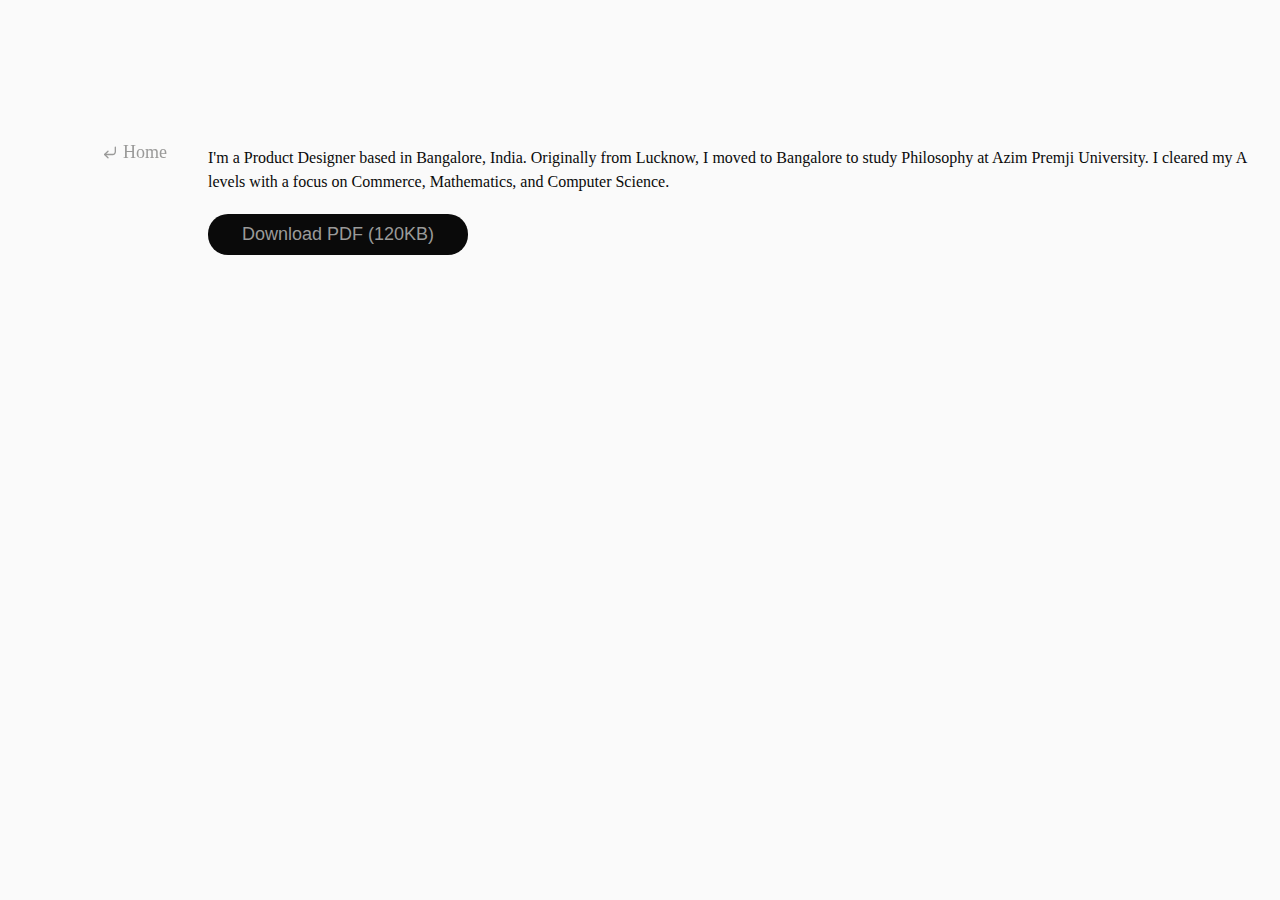
<file: resume.html>
<!DOCTYPE html>
<html lang="en">
<head>
    <meta charset="UTF-8">
    <meta name="viewport" content="width=device-width, initial-scale=1.0">
    <title>Resume</title>
    <link rel="stylesheet" href="/style.css">
    <link rel="preconnect" href="https://fonts.googleapis.com">
    <link rel="preconnect" href="https://fonts.gstatic.com" crossorigin>
    <link href="https://fonts.googleapis.com/css2?family=Noto+Sans+Devanagari:wght@100..900&display=swap" rel="stylesheet">
    
    <script src="/script.js"></script>

    <link rel="preconnect" href="https://rsms.me/">
    <link rel="stylesheet" href="https://rsms.me/inter/inter.css">
</head>

<body>
    <div class="main">
        <div class="navbar">
            <div class="logo">
                <a href="/index.html">
                    <svg width="32" height="28" viewBox="0 0 37 28" fill="none"">
                        <path d="M5.48 21.84L12.16 17.84L16.24 15.76V15.56L13.36 13.96L11.6 12.92C11.0933 12.6267 10.68 12.4267 10.36 12.32C10.0667 12.1867 9.73333 12.12 9.36 12.12C8.98667 12.12 8.62667 12.2 8.28 12.36C7.96 12.52 7.57333 12.7467 7.12 13.04L4.44 14.76L1.88 11.04L4.88 9.12C5.73333 8.58667 6.46667 8.21333 7.08 8C7.69333 7.76 8.30667 7.64 8.92 7.64C9.61333 7.64 10.28 7.74667 10.92 7.96C11.5867 8.14667 12.3467 8.50667 13.2 9.04L15.56 10.48L16.64 11.28L16.76 11.24L16.52 6.84V4.16H0V0H36.96V4.16H21.64V7L21.56 11.8L21.72 11.84L23.6 10.36L29.44 6.44L31.84 9.76L31.44 10.08C31.2267 10.24 31.0267 10.5067 30.84 10.88C30.6533 11.2533 30.56 11.6667 30.56 12.12C30.56 13.0267 30.8267 13.7333 31.36 14.24C31.92 14.7467 32.6267 15 33.48 15H33.84V19.96H32.36C31.2667 19.96 30.4667 20.1733 29.96 20.6C29.4533 21 29.2 21.5333 29.2 22.2C29.2 22.9467 29.4267 23.52 29.88 23.92C30.3333 24.32 31.0667 24.52 32.08 24.52H33.92V27.88H31.92C29.6 27.88 27.8133 27.4 26.56 26.44C25.3333 25.4533 24.72 24.08 24.72 22.32C24.72 21.0933 25.0933 20.04 25.84 19.16C26.6133 18.2533 27.6667 17.64 29 17.32V17.12C28.28 16.7733 27.76 16.3067 27.44 15.72C27.12 15.1333 26.96 14.4933 26.96 13.8V13.56L26.84 13.44L23.88 15.52L21.56 17.12L21.68 23.28L21.64 27.92H16.52V24.12L16.68 20.24L16.52 20.16L14.24 21.88L8.12 25.8L5.48 21.84Z" fill="#0A0A0A"/>
                    </svg>
                </a>
            </div>
            <div class="hamburger-icon" id="hamburger" onclick="toggleMenu()">
                <svg id="hamburger-icon" width="30" height="30" viewBox="0 0 30 30" fill="none"">
                    <path d="M4 7h22M4 15h22M4 23h22" stroke="black" stroke-width="2" stroke-linecap="round"/>
                </svg>
            </div>
            <div class="menu-items hide-in-desk" id="menu-items">
                <ul>
                    <li><a href="index.html">Website vibe</a></li>
                    <li><a href="24fps.html">24 fps</a></li>
                    <li><a href="library.html">Library</a></li>
                    <!-- <li><a href="">Clicks </a></li> -->
                    <li><a href="ink_strains.html">Ink strains</a></li>
                    <!-- <li><a href="resume.html">Resume</a></li> -->
                    <li><a href="writings.html">Writings </a></li>
                    <li><a href="inspirations.html">Inspirations</a></li>      
                </ul>
            </div>
            <div class="menu-cat-btn">
                <a href="/index.html" class="btn-hide category-button">
                    <svg width="16" height="17" viewBox="0 0 16 17" fill="none" xmlns="http://www.w3.org/2000/svg">
                        <path d="M6.00001 7.16663L2.66667 10.5L6.00001 13.8333" stroke-width="1.33333" stroke-linecap="round" stroke-linejoin="round"/>
                        <path d="M13.3333 3.16663V7.83329C13.3333 8.54054 13.0524 9.21881 12.5523 9.71891C12.0522 10.219 11.3739 10.5 10.6667 10.5H2.66667" stroke-width="1.33333" stroke-linecap="round" stroke-linejoin="round"/>
                        </svg>
                    <span id="all">Home</span>
                </a>
            </div>
        </div>    

        <div class="space-left"></div>

        <div style="margin: 0 10px;">
            <p>
                I'm a Product Designer based in Bangalore, India. Originally from Lucknow, I moved to Bangalore to study Philosophy at Azim Premji University. I cleared my A levels with a focus on Commerce, Mathematics, and Computer Science. 
            </p>

            <!-- It will open resume pdf in a new tab -->
            <a target="_blank" href="resume.pdf">
                <button type="button" class="download-button">Download PDF (120KB)</button>
            </a>


            <!-- <a href="resume.pdf" download></a>
                <button type="button" class="download-button">Download PDF (120KB)</button>
            </a> -->

        </div>
    </div>
</body>

<style>
    blockquote{
        border-left: 5px solid var(--primary-color);
        border-radius: 3px;
        margin: 0px;
        padding: 2px 20px;
    }
    .download-button{
        margin-top: 10px;
        width: 260px;
        background-color: var(--primary-color);
        color: var(--secondary-color); 
        border: none; 
        border-radius: 20px;
        padding: 10px 15px;
        cursor: pointer;
        transition: background-color 0.3s ease, color 0.3s ease;
        font-size: var(--font-size-medium);
    }
    .download-button:hover{
        background-color: var(--secondary-color);
        color: #FAFAFA;
    }
</style>

</html>
</file>
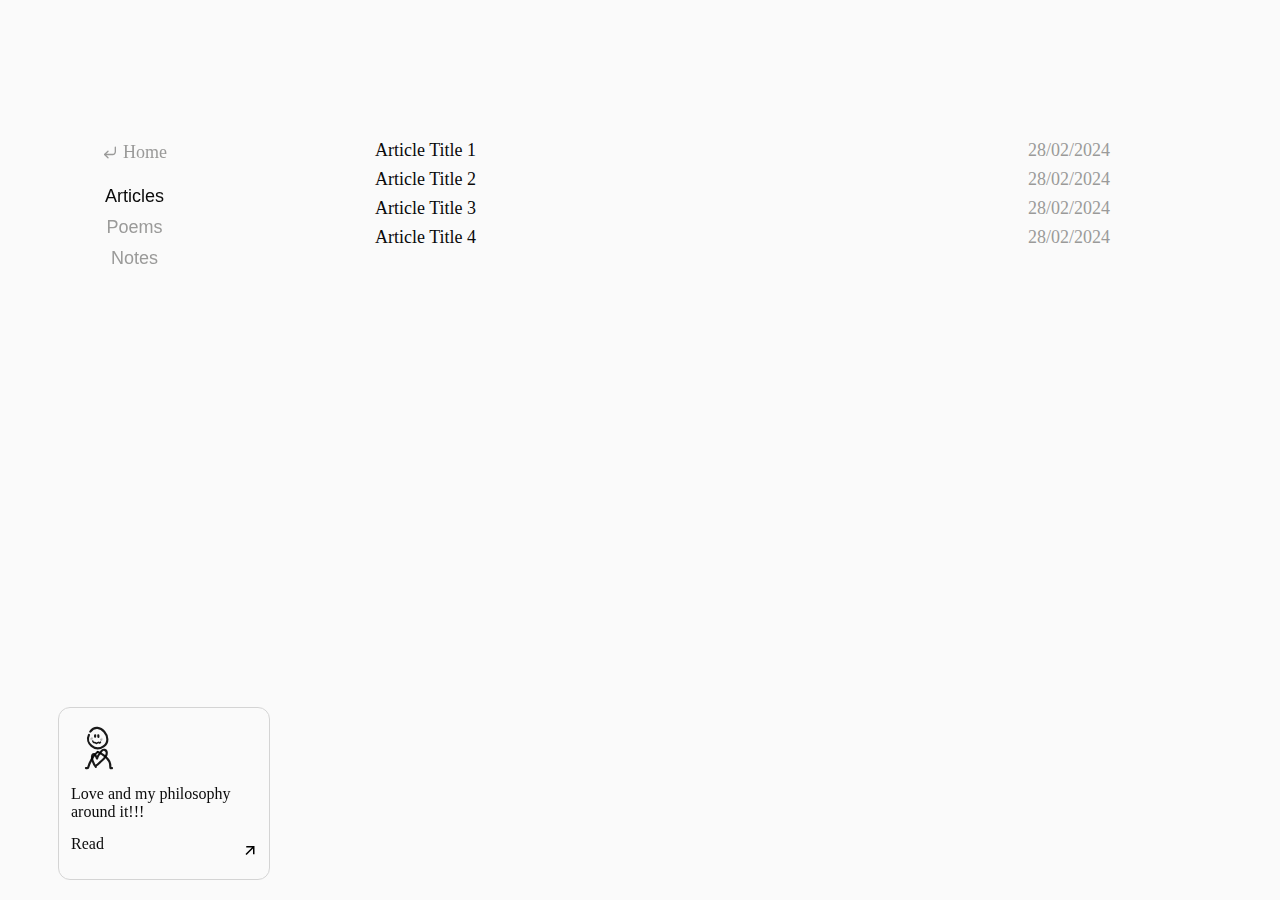
<file: writings.html>
<!DOCTYPE html>
<html lang="en">
<head>
    <meta charset="UTF-8">
    <meta name="viewport" content="width=device-width, initial-scale=1.0">
    <title>Writings</title>
    <link rel="stylesheet" href="style.css">
    <link rel="preconnect" href="https://fonts.googleapis.com">
    <link rel="preconnect" href="https://fonts.gstatic.com" crossorigin>
    <link href="https://fonts.googleapis.com/css2?family=Noto+Sans+Devanagari:wght@100..900&display=swap" rel="stylesheet">
    
    <script src="script.js"></script>

    <link rel="preconnect" href="https://rsms.me/">
    <link rel="stylesheet" href="https://rsms.me/inter/inter.css">
</head>

<body>
    <div class="main">
        <div class="navbar">
            <div class="logo">
                <a href="index.html">
                    <svg width="32" height="28" viewBox="0 0 37 28" fill="none"">
                        <path d="M5.48 21.84L12.16 17.84L16.24 15.76V15.56L13.36 13.96L11.6 12.92C11.0933 12.6267 10.68 12.4267 10.36 12.32C10.0667 12.1867 9.73333 12.12 9.36 12.12C8.98667 12.12 8.62667 12.2 8.28 12.36C7.96 12.52 7.57333 12.7467 7.12 13.04L4.44 14.76L1.88 11.04L4.88 9.12C5.73333 8.58667 6.46667 8.21333 7.08 8C7.69333 7.76 8.30667 7.64 8.92 7.64C9.61333 7.64 10.28 7.74667 10.92 7.96C11.5867 8.14667 12.3467 8.50667 13.2 9.04L15.56 10.48L16.64 11.28L16.76 11.24L16.52 6.84V4.16H0V0H36.96V4.16H21.64V7L21.56 11.8L21.72 11.84L23.6 10.36L29.44 6.44L31.84 9.76L31.44 10.08C31.2267 10.24 31.0267 10.5067 30.84 10.88C30.6533 11.2533 30.56 11.6667 30.56 12.12C30.56 13.0267 30.8267 13.7333 31.36 14.24C31.92 14.7467 32.6267 15 33.48 15H33.84V19.96H32.36C31.2667 19.96 30.4667 20.1733 29.96 20.6C29.4533 21 29.2 21.5333 29.2 22.2C29.2 22.9467 29.4267 23.52 29.88 23.92C30.3333 24.32 31.0667 24.52 32.08 24.52H33.92V27.88H31.92C29.6 27.88 27.8133 27.4 26.56 26.44C25.3333 25.4533 24.72 24.08 24.72 22.32C24.72 21.0933 25.0933 20.04 25.84 19.16C26.6133 18.2533 27.6667 17.64 29 17.32V17.12C28.28 16.7733 27.76 16.3067 27.44 15.72C27.12 15.1333 26.96 14.4933 26.96 13.8V13.56L26.84 13.44L23.88 15.52L21.56 17.12L21.68 23.28L21.64 27.92H16.52V24.12L16.68 20.24L16.52 20.16L14.24 21.88L8.12 25.8L5.48 21.84Z" fill="#0A0A0A"/>
                    </svg>
                </a>
            </div>
            <div class="hamburger-icon" id="hamburger" onclick="toggleMenu()">
                <svg id="hamburger-icon" width="30" height="30" viewBox="0 0 30 30" fill="none"">
                    <path d="M4 7h22M4 15h22M4 23h22" stroke="black" stroke-width="2" stroke-linecap="round"/>
                </svg>
            </div>
            <div class="menu-items hide-in-desk" id="menu-items">
                <ul>
                    <li><a href="index.html">Website vibe</a></li>
                    <li><a href="">24 fps</a></li>
                    <li><a href="library.html">Library</a></li>
                    <li><a href="">Clicks </a></li>
                    <li><a href="">Ink strains</a></li>
                    <li><a href="">Resume</a></li>
                    <li><a href="writings.html">Writings </a></li>
                    <li><a href="">Inspirations</a></li>      
                </ul>
            </div>
            <div class="menu-cat-btn">
                <a href="index.html" class="btn-hide category-button">
                    <svg width="16" height="17" viewBox="0 0 16 17" fill="none" xmlns="http://www.w3.org/2000/svg">
                        <path d="M6.00001 7.16663L2.66667 10.5L6.00001 13.8333" stroke-width="1.33333" stroke-linecap="round" stroke-linejoin="round"/>
                        <path d="M13.3333 3.16663V7.83329C13.3333 8.54054 13.0524 9.21881 12.5523 9.71891C12.0522 10.219 11.3739 10.5 10.6667 10.5H2.66667" stroke-width="1.33333" stroke-linecap="round" stroke-linejoin="round"/>
                        </svg>
                    <span>Home</span>
                </a>
                <button type="button" class="category-button" onclick="filterContent('articles')">Articles</button>
                <button type="button" class="category-button" onclick="filterContent('poems')">Poems</button>
                <button type="button" class="category-button" onclick="filterContent('notes')">Notes</button>
            </div>
            
            <div class="pinned-art-desktop">
                <svg width="60" height="60" viewBox="0 0 60 60" fill="none" xmlns="http://www.w3.org/2000/svg">
                    <path d="M21.2736 13.5878C29.8861 1.98618 45.5943 20.6666 34.5561 28.3129C25.9789 34.2551 15.9088 24.9932 19.9359 16.9344" stroke="black" stroke-opacity="0.9" stroke-width="2.16" stroke-linecap="round" stroke-linejoin="round"/>
                    <path d="M31.4392 24.2096C30.7289 25.8917 30.2125 24.2827 29.2327 24.4375C28.2081 24.5995 28.3769 25.193 27.2821 25.3412C26.7737 25.4101 26.7876 24.5403 25.848 24.5403C24.9549 24.5403 24.5253 25.4056 23.8035 23.1252" stroke="black" stroke-opacity="0.9" stroke-width="1.62" stroke-linecap="round" stroke-linejoin="round"/>
                    <path d="M29.3642 18.8583C29.3997 18.3135 29.3397 17.7662 29.3002 17.2217" stroke="black" stroke-opacity="0.9" stroke-width="2.16" stroke-linecap="round" stroke-linejoin="round"/>
                    <path d="M26.1112 18.7804C26.0751 18.2589 26.1218 17.7255 26.1752 17.2217" stroke="black" stroke-opacity="0.9" stroke-width="2.16" stroke-linecap="round" stroke-linejoin="round"/>
                    <path opacity="0.503384" d="M23.5336 21.021C23.3091 21.2515 23.0922 21.4896 22.8587 21.7029" stroke="black" stroke-opacity="0.9" stroke-width="0.54" stroke-linecap="round" stroke-linejoin="round"/>
                    <path opacity="0.503384" d="M22.3766 19.7545C22.1521 19.985 21.9352 20.2231 21.7017 20.4365" stroke="black" stroke-opacity="0.9" stroke-width="0.54" stroke-linecap="round" stroke-linejoin="round"/>
                    <path opacity="0.503384" d="M23.4373 20.3585C23.0115 20.7425 22.5962 21.1311 22.184 21.5276" stroke="black" stroke-opacity="0.9" stroke-width="0.54" stroke-linecap="round" stroke-linejoin="round"/>
                    <path opacity="0.503384" d="M23.0515 19.9495C22.5831 20.3268 22.1843 20.7811 21.7017 21.1185" stroke="black" stroke-opacity="0.9" stroke-width="0.54" stroke-linecap="round" stroke-linejoin="round"/>
                    <path opacity="0.503384" d="M33.271 21.8978C33.0465 22.1283 32.8296 22.3665 32.5961 22.5798" stroke="black" stroke-opacity="0.9" stroke-width="0.54" stroke-linecap="round" stroke-linejoin="round"/>
                    <path opacity="0.503384" d="M32.1143 20.6119C31.8898 20.8424 31.6728 21.0806 31.4394 21.2939" stroke="black" stroke-opacity="0.9" stroke-width="0.54" stroke-linecap="round" stroke-linejoin="round"/>
                    <path opacity="0.503384" d="M33.175 21.2158C32.7491 21.5998 32.3338 21.9884 31.9216 22.3849" stroke="black" stroke-opacity="0.9" stroke-width="0.54" stroke-linecap="round" stroke-linejoin="round"/>
                    <path opacity="0.503384" d="M32.7891 20.8066C32.3207 21.184 31.9219 21.6382 31.4394 21.9757" stroke="black" stroke-opacity="0.9" stroke-width="0.54" stroke-linecap="round" stroke-linejoin="round"/>
                    <path d="M28.4744 34.0114C24.3993 37.2214 20.3695 44.601 19.0912 49.823C18.1146 50.0047 17.3859 50.0956 16.905 50.0956" stroke="black" stroke-opacity="0.9" stroke-width="2.16" stroke-linecap="round" stroke-linejoin="round"/>
                    <path d="M28.8976 34.0114C30.2072 34.4463 31.4444 35.1963 32.6254 35.8819C35.9902 37.8348 38.628 40.2138 40.3641 43.5378C41.2711 45.2744 41.355 47.2571 41.355 49.1493C41.355 49.3647 41.2552 49.8524 41.4966 50.0193C41.7084 50.1657 42.9728 50.055 43.0066 50.0628" stroke="black" stroke-opacity="0.9" stroke-width="2.16" stroke-linecap="round" stroke-linejoin="round"/>
                    <path d="M26.8551 48.9669C24.9517 46.3538 21.1109 39.3192 24.0311 36.3845C25.621 34.7866 27.1746 38.8497 27.5611 39.5537C27.7444 39.8876 27.8575 40.8167 28.1259 40.547C28.1996 40.473 28.287 39.6937 28.3142 39.601C28.5008 38.9631 28.8362 38.3343 29.1613 37.7562C30.037 36.1992 31.2304 34.7619 32.2677 33.3098C34.1244 30.7106 37.5793 31.4924 37.7745 34.7289C38.0316 38.9931 33.9249 41.5491 31.1852 44.0947C29.9858 45.2091 28.7292 46.8727 27.1375 47.4059" stroke="black" stroke-opacity="0.9" stroke-width="2.16" stroke-linecap="round" stroke-linejoin="round"/>
                    </svg>
                    
                <div class="" style="padding: 0px 12px">Love and my philosophy around it!!!</div>
                <div class="" style="padding: 14px 0 12px 12px;">
                    Read
                    <svg width="18" height="19" viewBox="0 0 18 19" fill="none" style="position:absolute; right: 10px; bottom: 16px;">
                        <path d="M12.0028 7.56066L5.54784 14.0156L4.48718 12.955L10.9421 6.5H5.2528V5H13.5028V13.25H12.0028V7.56066Z" fill="black"/>
                    </svg>            
                </div>
            </div>
        </div>

        

        <div class="content">

            <div class="pinned-articles">
                <div class="pinned">
                    <svg width="24" height="24" viewBox="0 0 24 24" fill="none" xmlns="http://www.w3.org/2000/svg">
                        <path d="M11.9995 2C12.5518 2 12.9995 2.44772 12.9995 3V6C12.9995 6.55228 12.5518 7 11.9995 7C11.4472 7 10.9995 6.55228 10.9995 6V3C10.9995 2.44772 11.4472 2 11.9995 2ZM11.9995 17C12.5518 17 12.9995 17.4477 12.9995 18V21C12.9995 21.5523 12.5518 22 11.9995 22C11.4472 22 10.9995 21.5523 10.9995 21V18C10.9995 17.4477 11.4472 17 11.9995 17ZM20.6597 7C20.9359 7.47829 20.772 8.08988 20.2937 8.36602L17.6956 9.86602C17.2173 10.1422 16.6057 9.97829 16.3296 9.5C16.0535 9.02171 16.2173 8.41012 16.6956 8.13398L19.2937 6.63397C19.772 6.35783 20.3836 6.52171 20.6597 7ZM7.66935 14.5C7.94549 14.9783 7.78161 15.5899 7.30332 15.866L4.70525 17.366C4.22695 17.6422 3.61536 17.4783 3.33922 17C3.06308 16.5217 3.22695 15.9101 3.70525 15.634L6.30332 14.134C6.78161 13.8578 7.3932 14.0217 7.66935 14.5ZM20.6597 17C20.3836 17.4783 19.772 17.6422 19.2937 17.366L16.6956 15.866C16.2173 15.5899 16.0535 14.9783 16.3296 14.5C16.6057 14.0217 17.2173 13.8578 17.6956 14.134L20.2937 15.634C20.772 15.9101 20.9359 16.5217 20.6597 17ZM7.66935 9.5C7.3932 9.97829 6.78161 10.1422 6.30332 9.86602L3.70525 8.36602C3.22695 8.08988 3.06308 7.47829 3.33922 7C3.61536 6.52171 4.22695 6.35783 4.70525 6.63397L7.30332 8.13398C7.78161 8.41012 7.94549 9.02171 7.66935 9.5Z" fill="black"/>
                    </svg>
                    <a href="/articles/article_1.html">Love and my philosophy around it!!!</a>
                </div>
            </div>

            <div class="article-list">
                <div class="article-item article">
                    <a href="" class="article-name">Article Title 1</a>
                    <span class="article-date">28/02/2024</span>
                </div>
                <div class="article-item article">
                    <a href="" class="article-name">Article Title 2</a>
                    <span class="article-date">28/02/2024</span>
                </div>
                <div class="article-item article">
                    <a href="" class="article-name">Article Title 3</a>
                    <span class="article-date">28/02/2024</span>
                </div>
                <div class="article-item article">
                    <a href="" class="article-name">Article Title 4</a>
                    <span class="article-date">28/02/2024</span>
                </div>

                <div class="article-item poem">
                    <a href="/poems/poem_ashiyan.html" class="article-name" >आशियां</a>
                    <span class="article-date">28/02/2024</span>
                </div>
                <!-- <div class="article-item poem">
                    <a href="" class="article-name">Article Title 2</a>
                    <span class="article-date">28/02/2024</span>
                </div> -->
                <div class="article-item note">
                    <a href="" class="article-name">Article Title 3</a>
                    <span class="article-date">28/02/2024</span>
                </div>
                <div class="article-item note">
                    <a href="" class="article-name">Article Title 4</a>
                    <span class="article-date">28/02/2024</span>
                </div>

            </div>
        </div>
    </div>
</body>

<style>
    @media (min-width: 768px) {   
    .content{
        margin-left: 170px;
    }
    }
</style>

</html>
</file>
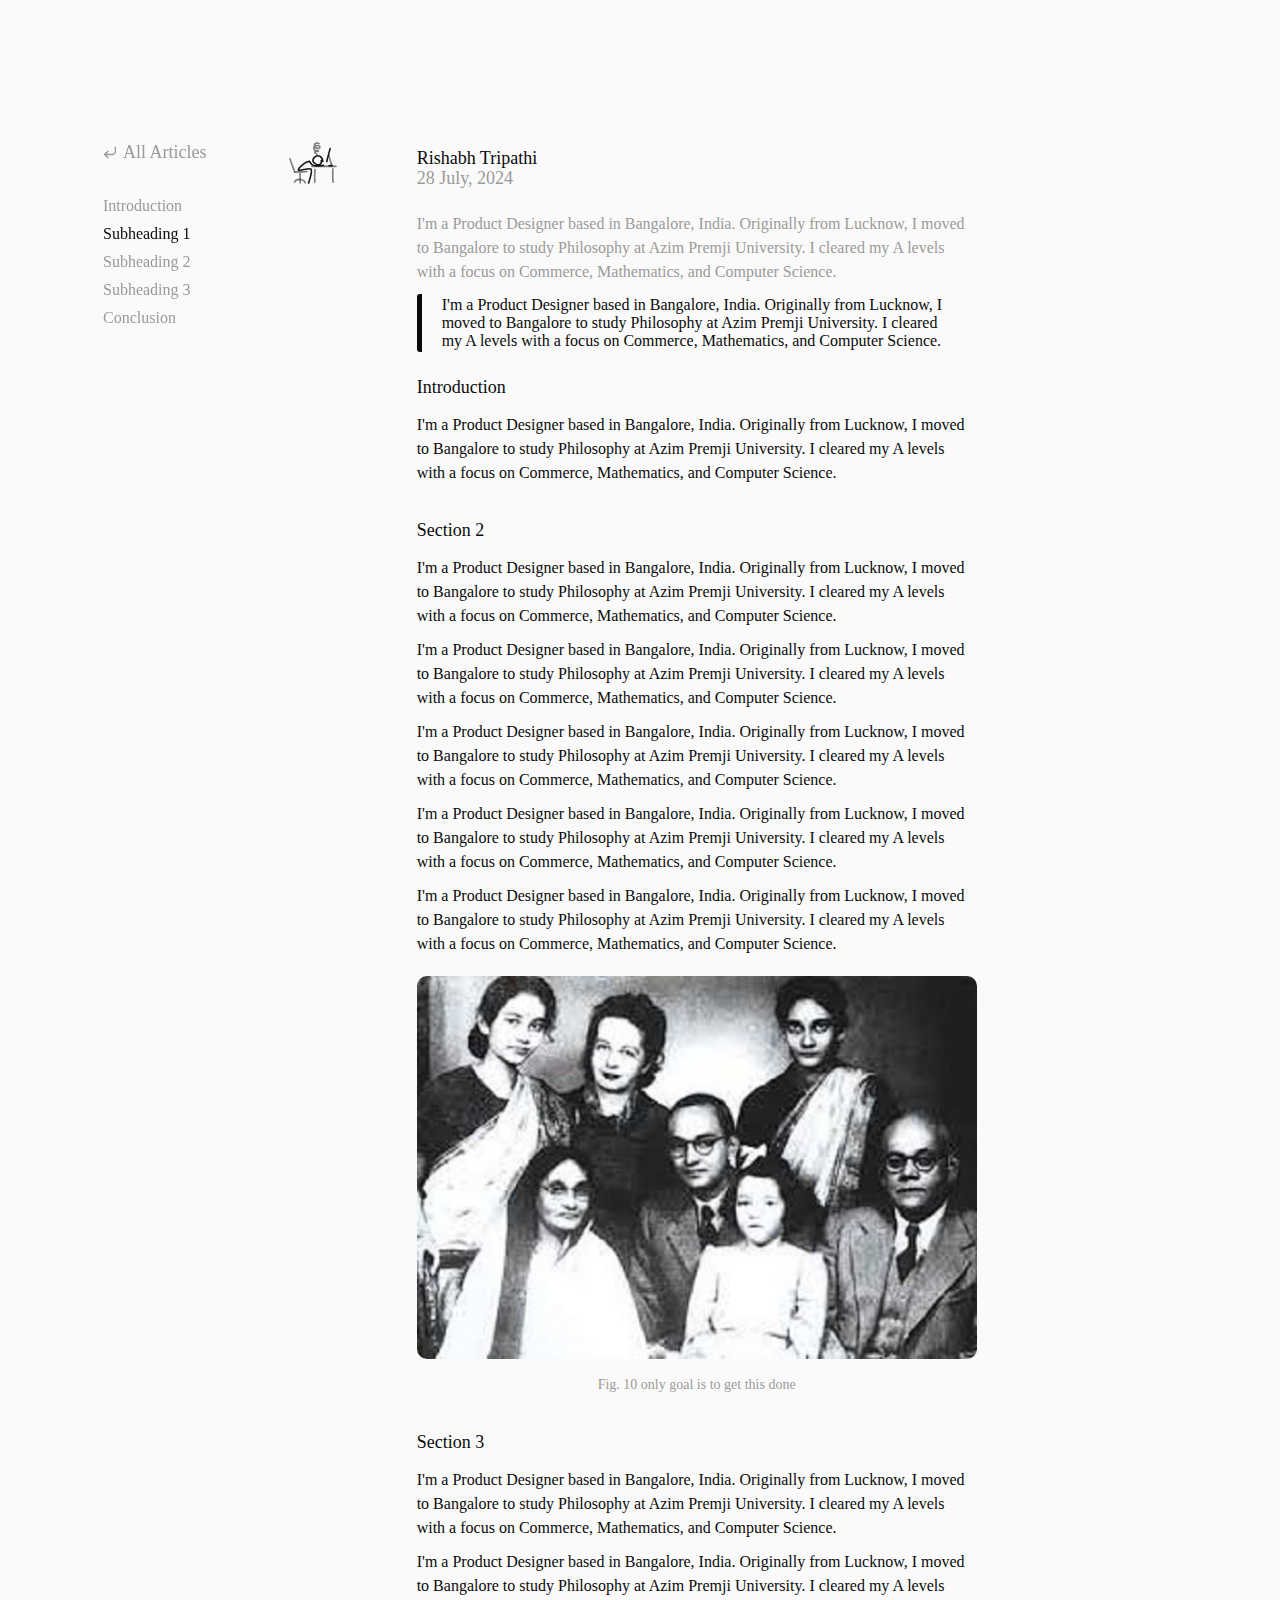
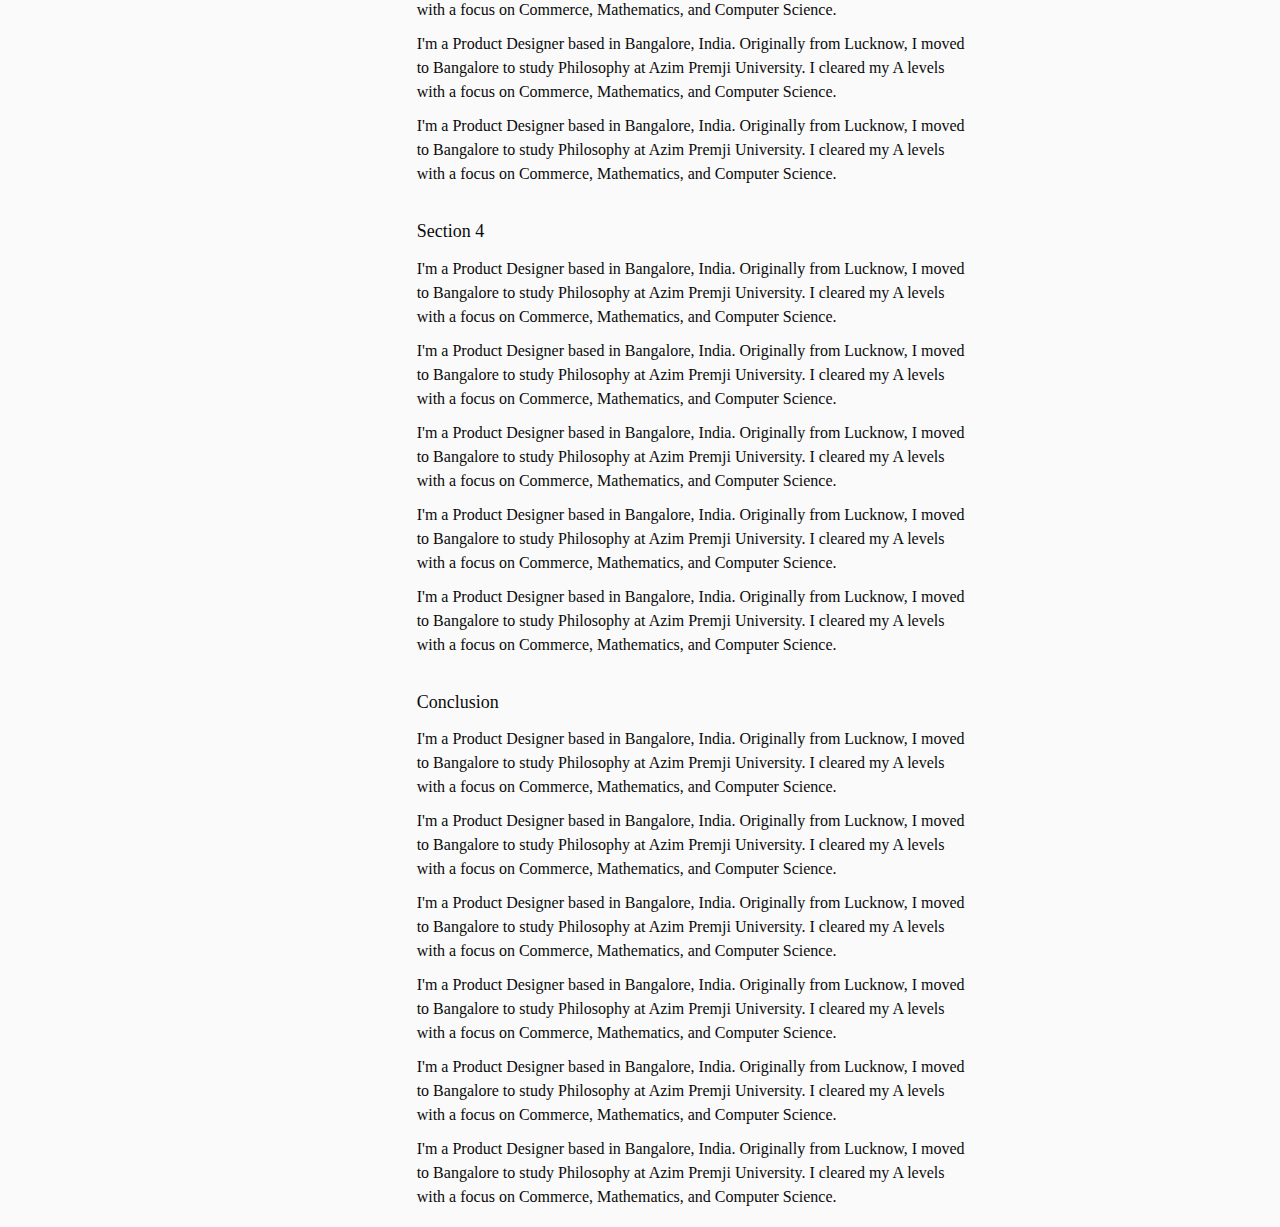
<file: articles/article_1.html>
<!DOCTYPE html>
<html lang="en">
<head>
    <meta charset="UTF-8">
    <meta name="viewport" content="width=device-width, initial-scale=1.0">
    <title>Sample Article</title>
    <link rel="stylesheet" href="/style.css">
    <link rel="preconnect" href="https://fonts.googleapis.com">
    <link rel="preconnect" href="https://fonts.gstatic.com" crossorigin>
    <link href="https://fonts.googleapis.com/css2?family=Noto+Sans+Devanagari:wght@100..900&display=swap" rel="stylesheet">
    
    <script src="/script.js"></script>

    <link rel="preconnect" href="https://rsms.me/">
    <link rel="stylesheet" href="https://rsms.me/inter/inter.css">
</head>

<body>
    <div class="main">
        <div class="navbar">
            <div class="logo">
                <a href="index.html">
                    <svg width="32" height="28" viewBox="0 0 37 28" fill="none"">
                        <path d="M5.48 21.84L12.16 17.84L16.24 15.76V15.56L13.36 13.96L11.6 12.92C11.0933 12.6267 10.68 12.4267 10.36 12.32C10.0667 12.1867 9.73333 12.12 9.36 12.12C8.98667 12.12 8.62667 12.2 8.28 12.36C7.96 12.52 7.57333 12.7467 7.12 13.04L4.44 14.76L1.88 11.04L4.88 9.12C5.73333 8.58667 6.46667 8.21333 7.08 8C7.69333 7.76 8.30667 7.64 8.92 7.64C9.61333 7.64 10.28 7.74667 10.92 7.96C11.5867 8.14667 12.3467 8.50667 13.2 9.04L15.56 10.48L16.64 11.28L16.76 11.24L16.52 6.84V4.16H0V0H36.96V4.16H21.64V7L21.56 11.8L21.72 11.84L23.6 10.36L29.44 6.44L31.84 9.76L31.44 10.08C31.2267 10.24 31.0267 10.5067 30.84 10.88C30.6533 11.2533 30.56 11.6667 30.56 12.12C30.56 13.0267 30.8267 13.7333 31.36 14.24C31.92 14.7467 32.6267 15 33.48 15H33.84V19.96H32.36C31.2667 19.96 30.4667 20.1733 29.96 20.6C29.4533 21 29.2 21.5333 29.2 22.2C29.2 22.9467 29.4267 23.52 29.88 23.92C30.3333 24.32 31.0667 24.52 32.08 24.52H33.92V27.88H31.92C29.6 27.88 27.8133 27.4 26.56 26.44C25.3333 25.4533 24.72 24.08 24.72 22.32C24.72 21.0933 25.0933 20.04 25.84 19.16C26.6133 18.2533 27.6667 17.64 29 17.32V17.12C28.28 16.7733 27.76 16.3067 27.44 15.72C27.12 15.1333 26.96 14.4933 26.96 13.8V13.56L26.84 13.44L23.88 15.52L21.56 17.12L21.68 23.28L21.64 27.92H16.52V24.12L16.68 20.24L16.52 20.16L14.24 21.88L8.12 25.8L5.48 21.84Z" fill="#0A0A0A"/>
                    </svg>
                </a>
            </div>
            <div class="hamburger-icon" id="hamburger" onclick="toggleMenu()">
                <svg id="hamburger-icon" width="30" height="30" viewBox="0 0 30 30" fill="none"">
                    <path d="M4 7h22M4 15h22M4 23h22" stroke="black" stroke-width="2" stroke-linecap="round"/>
                </svg>
            </div>
            <div class="menu-items hide-in-desk" id="menu-items">
                <ul>
                    <li><a href="/index.html">Website vibe</a></li>
                    <li><a href="">24 fps</a></li>
                    <li><a href="/library.html">Library</a></li>
                    <li><a href="">Clicks </a></li>
                    <li><a href="">Ink strains</a></li>
                    <li><a href="">Resume</a></li>
                    <li><a href="/writings.html">Writings </a></li>
                    <li><a href="/inspirations.html">Inspirations</a></li>      
                </ul>
            </div>
            <div class="menu-cat-btn">
                <a href="/library.html" class="btn-hide category-button">
                    <svg width="16" height="17" viewBox="0 0 16 17" fill="none" xmlns="http://www.w3.org/2000/svg">
                        <path d="M6.00001 7.16663L2.66667 10.5L6.00001 13.8333" stroke-width="1.33333" stroke-linecap="round" stroke-linejoin="round"/>
                        <path d="M13.3333 3.16663V7.83329C13.3333 8.54054 13.0524 9.21881 12.5523 9.71891C12.0522 10.219 11.3739 10.5 10.6667 10.5H2.66667" stroke-width="1.33333" stroke-linecap="round" stroke-linejoin="round"/>
                        </svg>
                    <span id="all">All Articles</span>
                </a>
                <div class="sidebar">
                    <ul>
                        <li><a href="#section1" class="nav-link active">Introduction</a></li>
                        <li><a href="#section2" class="nav-link">Subheading 1</a></li>
                        <li><a href="#section3" class="nav-link">Subheading 2</a></li>
                        <li><a href="#section4" class="nav-link">Subheading 3</a></li>
                        <li><a href="#section5" class="nav-link">Conclusion</a></li>
                    </ul>
                </div>
            </div>
        </div>    

        
        <div class="sleeping-boy hide-in-mob-tab">
            <svg width="54" height="54" viewBox="0 0 54 54" fill="none" xmlns="http://www.w3.org/2000/svg">
                <path d="M35.2862 24.538C35.805 26.2691 35.2365 27.3869 34.0106 28.4426C32.9875 29.3236 30.6871 28.5198 29.5657 27.8706C21.1021 22.9721 35.4661 13.7979 36.8287 25.3962" stroke="black" stroke-opacity="0.9" stroke-width="1.62" stroke-linecap="round" stroke-linejoin="round"/>
                <path d="M33.0839 7.59611C31.5091 6.61642 28.5067 6.72957 28.4402 9.16983C28.3474 12.5615 34.2121 13.5467 33.8709 11.1168C33.5706 8.98158 28.0446 8.75884 27.8629 11.6237C27.5904 15.9193 33.1657 15.5747 32.4017 14.7979C28.4402 13.7342 27.7718 16.5362 30.9325 18.0787" stroke="black" stroke-opacity="0.5" stroke-width="1.62" stroke-linecap="round" stroke-linejoin="round"/>
                <path d="M23.4245 25.2584C21.3693 25.9435 19.6331 26.3569 18.029 27.6558C2.30624 40.3838 23.3153 30.5423 25.1009 33.2202C26.6385 35.5271 23.3443 44.2924 22.5682 47.009" stroke="black" stroke-opacity="0.9" stroke-width="1.62" stroke-linecap="round" stroke-linejoin="round"/>
                <path d="M23.5957 25.601C26.6849 31.7365 31.5604 29.4514 37.6552 29.4514" stroke="black" stroke-opacity="0.9" stroke-width="1.62" stroke-linecap="round" stroke-linejoin="round"/>
                <path d="M4.00201 22.9025C5.14606 27.4743 7.39681 31.7038 8.75528 36.1187" stroke="black" stroke-opacity="0.5" stroke-width="1.62" stroke-linecap="round" stroke-linejoin="round"/>
                <path d="M9.21744 36.1188C13.014 35.3906 17.0857 36.2839 20.8103 35.5393" stroke="black" stroke-opacity="0.5" stroke-width="1.62" stroke-linecap="round" stroke-linejoin="round"/>
                <path d="M14.0052 37.2471C14.2033 40.4557 13.8714 43.652 14.3477 46.8379" stroke="black" stroke-opacity="0.5" stroke-width="1.62" stroke-linecap="round" stroke-linejoin="round"/>
                <path d="M8.52188 45.9883C10.575 42.1794 18.0778 42.7316 19.1872 46.7998" stroke="black" stroke-opacity="0.5" stroke-width="1.62" stroke-linecap="round" stroke-linejoin="round"/>
                <path d="M28.7716 46.1528C28.6271 41.9289 28.564 37.6816 29.0066 33.4792" stroke="black" stroke-opacity="0.5" stroke-width="1.62" stroke-linecap="round" stroke-linejoin="round"/>
                <path d="M46.8649 32.7942C46.7112 36.6349 46.972 45.1038 47.1609 46.1528" stroke="black" stroke-opacity="0.5" stroke-width="1.62" stroke-linecap="round" stroke-linejoin="round"/>
                <path d="M25.9936 30.3966C33.535 30.3966 42.5957 30.3966 49.9706 30.3966" stroke="black" stroke-opacity="0.5" stroke-width="1.62" stroke-linecap="round" stroke-linejoin="round"/>
                <path d="M44.1137 12.5851C43.2913 16.0104 41.6307 21.174 40.7518 25.5693" stroke="black" stroke-opacity="0.9" stroke-width="1.62" stroke-linecap="round" stroke-linejoin="round"/>
                <path d="M42.8077 19.5866C43.6801 22.7349 44.6373 25.8393 45.698 28.8859" stroke="black" stroke-opacity="0.5" stroke-width="1.62" stroke-linecap="round" stroke-linejoin="round"/>
                <path d="M43.0589 29.7655C44.103 29.5952 44.9396 29.6392 46.0749 29.6638" stroke="black" stroke-opacity="0.9" stroke-width="1.62" stroke-linecap="round" stroke-linejoin="round"/>
                </svg>  
        </div>

        <div class="content">
            <div class="sleeping-boy hide-in-desk">
                <svg width="54" height="54" viewBox="0 0 54 54" fill="none" xmlns="http://www.w3.org/2000/svg">
                    <path d="M35.2862 24.538C35.805 26.2691 35.2365 27.3869 34.0106 28.4426C32.9875 29.3236 30.6871 28.5198 29.5657 27.8706C21.1021 22.9721 35.4661 13.7979 36.8287 25.3962" stroke="black" stroke-opacity="0.9" stroke-width="1.62" stroke-linecap="round" stroke-linejoin="round"/>
                    <path d="M33.0839 7.59611C31.5091 6.61642 28.5067 6.72957 28.4402 9.16983C28.3474 12.5615 34.2121 13.5467 33.8709 11.1168C33.5706 8.98158 28.0446 8.75884 27.8629 11.6237C27.5904 15.9193 33.1657 15.5747 32.4017 14.7979C28.4402 13.7342 27.7718 16.5362 30.9325 18.0787" stroke="black" stroke-opacity="0.5" stroke-width="1.62" stroke-linecap="round" stroke-linejoin="round"/>
                    <path d="M23.4245 25.2584C21.3693 25.9435 19.6331 26.3569 18.029 27.6558C2.30624 40.3838 23.3153 30.5423 25.1009 33.2202C26.6385 35.5271 23.3443 44.2924 22.5682 47.009" stroke="black" stroke-opacity="0.9" stroke-width="1.62" stroke-linecap="round" stroke-linejoin="round"/>
                    <path d="M23.5957 25.601C26.6849 31.7365 31.5604 29.4514 37.6552 29.4514" stroke="black" stroke-opacity="0.9" stroke-width="1.62" stroke-linecap="round" stroke-linejoin="round"/>
                    <path d="M4.00201 22.9025C5.14606 27.4743 7.39681 31.7038 8.75528 36.1187" stroke="black" stroke-opacity="0.5" stroke-width="1.62" stroke-linecap="round" stroke-linejoin="round"/>
                    <path d="M9.21744 36.1188C13.014 35.3906 17.0857 36.2839 20.8103 35.5393" stroke="black" stroke-opacity="0.5" stroke-width="1.62" stroke-linecap="round" stroke-linejoin="round"/>
                    <path d="M14.0052 37.2471C14.2033 40.4557 13.8714 43.652 14.3477 46.8379" stroke="black" stroke-opacity="0.5" stroke-width="1.62" stroke-linecap="round" stroke-linejoin="round"/>
                    <path d="M8.52188 45.9883C10.575 42.1794 18.0778 42.7316 19.1872 46.7998" stroke="black" stroke-opacity="0.5" stroke-width="1.62" stroke-linecap="round" stroke-linejoin="round"/>
                    <path d="M28.7716 46.1528C28.6271 41.9289 28.564 37.6816 29.0066 33.4792" stroke="black" stroke-opacity="0.5" stroke-width="1.62" stroke-linecap="round" stroke-linejoin="round"/>
                    <path d="M46.8649 32.7942C46.7112 36.6349 46.972 45.1038 47.1609 46.1528" stroke="black" stroke-opacity="0.5" stroke-width="1.62" stroke-linecap="round" stroke-linejoin="round"/>
                    <path d="M25.9936 30.3966C33.535 30.3966 42.5957 30.3966 49.9706 30.3966" stroke="black" stroke-opacity="0.5" stroke-width="1.62" stroke-linecap="round" stroke-linejoin="round"/>
                    <path d="M44.1137 12.5851C43.2913 16.0104 41.6307 21.174 40.7518 25.5693" stroke="black" stroke-opacity="0.9" stroke-width="1.62" stroke-linecap="round" stroke-linejoin="round"/>
                    <path d="M42.8077 19.5866C43.6801 22.7349 44.6373 25.8393 45.698 28.8859" stroke="black" stroke-opacity="0.5" stroke-width="1.62" stroke-linecap="round" stroke-linejoin="round"/>
                    <path d="M43.0589 29.7655C44.103 29.5952 44.9396 29.6392 46.0749 29.6638" stroke="black" stroke-opacity="0.9" stroke-width="1.62" stroke-linecap="round" stroke-linejoin="round"/>
                    </svg>                    
            </div>
            

            <h1 class="name">Rishabh Tripathi</h1>
            <span class="date">28 July, 2024</span>

            <p style="color: var(--secondary-color);">
                I'm a Product Designer based in Bangalore, India. Originally from Lucknow, I moved to Bangalore to study Philosophy at Azim Premji University. I cleared my A levels with a focus on Commerce, Mathematics, and Computer Science. 
            </p>
            
            <blockquote>
                <div>
                    I'm a Product Designer based in Bangalore, India. Originally from Lucknow, I moved to Bangalore to study Philosophy at Azim Premji University. I cleared my A levels with a focus on Commerce, Mathematics, and Computer Science. 
                </div>
            </blockquote>



            <section id="section1">
                <h2>Introduction</h2>
                <p>I'm a Product Designer based in Bangalore, India. Originally from Lucknow, I moved to Bangalore to study Philosophy at Azim Premji University. I cleared my A levels with a focus on Commerce, Mathematics, and Computer Science.</p>
            </section>
    
            <section id="section2">
                <h2>Section 2</h2>
                <p>I'm a Product Designer based in Bangalore, India. Originally from Lucknow, I moved to Bangalore to study Philosophy at Azim Premji University. I cleared my A levels with a focus on Commerce, Mathematics, and Computer Science.</p>
                <p>I'm a Product Designer based in Bangalore, India. Originally from Lucknow, I moved to Bangalore to study Philosophy at Azim Premji University. I cleared my A levels with a focus on Commerce, Mathematics, and Computer Science.</p>
                <p>I'm a Product Designer based in Bangalore, India. Originally from Lucknow, I moved to Bangalore to study Philosophy at Azim Premji University. I cleared my A levels with a focus on Commerce, Mathematics, and Computer Science.</p>
                <p>I'm a Product Designer based in Bangalore, India. Originally from Lucknow, I moved to Bangalore to study Philosophy at Azim Premji University. I cleared my A levels with a focus on Commerce, Mathematics, and Computer Science.</p>
                <p>I'm a Product Designer based in Bangalore, India. Originally from Lucknow, I moved to Bangalore to study Philosophy at Azim Premji University. I cleared my A levels with a focus on Commerce, Mathematics, and Computer Science.</p>
            </section>

            <section>
                <div class="image-container">
                    <img src="subhash_chandra_bose.jpg" alt="">
                    <p class="caption">Fig. 10  only goal is to get this done </p>
                </div>
            </section>
    
            <section id="section3">
                <h2>Section 3</h2>
                <p>I'm a Product Designer based in Bangalore, India. Originally from Lucknow, I moved to Bangalore to study Philosophy at Azim Premji University. I cleared my A levels with a focus on Commerce, Mathematics, and Computer Science.</p>
                <p>I'm a Product Designer based in Bangalore, India. Originally from Lucknow, I moved to Bangalore to study Philosophy at Azim Premji University. I cleared my A levels with a focus on Commerce, Mathematics, and Computer Science.</p>
                <p>I'm a Product Designer based in Bangalore, India. Originally from Lucknow, I moved to Bangalore to study Philosophy at Azim Premji University. I cleared my A levels with a focus on Commerce, Mathematics, and Computer Science.</p>
                <p>I'm a Product Designer based in Bangalore, India. Originally from Lucknow, I moved to Bangalore to study Philosophy at Azim Premji University. I cleared my A levels with a focus on Commerce, Mathematics, and Computer Science.</p>
            </section>

            <section id="section4">
                <h2>Section 4</h2>
                <p>I'm a Product Designer based in Bangalore, India. Originally from Lucknow, I moved to Bangalore to study Philosophy at Azim Premji University. I cleared my A levels with a focus on Commerce, Mathematics, and Computer Science.</p>
                <p>I'm a Product Designer based in Bangalore, India. Originally from Lucknow, I moved to Bangalore to study Philosophy at Azim Premji University. I cleared my A levels with a focus on Commerce, Mathematics, and Computer Science.</p>
                <p>I'm a Product Designer based in Bangalore, India. Originally from Lucknow, I moved to Bangalore to study Philosophy at Azim Premji University. I cleared my A levels with a focus on Commerce, Mathematics, and Computer Science.</p>
                <p>I'm a Product Designer based in Bangalore, India. Originally from Lucknow, I moved to Bangalore to study Philosophy at Azim Premji University. I cleared my A levels with a focus on Commerce, Mathematics, and Computer Science.</p>
                <p>I'm a Product Designer based in Bangalore, India. Originally from Lucknow, I moved to Bangalore to study Philosophy at Azim Premji University. I cleared my A levels with a focus on Commerce, Mathematics, and Computer Science.</p>
            </section>

            <section id="section5">
                <h2>Conclusion</h2>
                <p>I'm a Product Designer based in Bangalore, India. Originally from Lucknow, I moved to Bangalore to study Philosophy at Azim Premji University. I cleared my A levels with a focus on Commerce, Mathematics, and Computer Science.</p>
                <p>I'm a Product Designer based in Bangalore, India. Originally from Lucknow, I moved to Bangalore to study Philosophy at Azim Premji University. I cleared my A levels with a focus on Commerce, Mathematics, and Computer Science.</p>
                <p>I'm a Product Designer based in Bangalore, India. Originally from Lucknow, I moved to Bangalore to study Philosophy at Azim Premji University. I cleared my A levels with a focus on Commerce, Mathematics, and Computer Science.</p><p>I'm a Product Designer based in Bangalore, India. Originally from Lucknow, I moved to Bangalore to study Philosophy at Azim Premji University. I cleared my A levels with a focus on Commerce, Mathematics, and Computer Science.</p>
                <p>I'm a Product Designer based in Bangalore, India. Originally from Lucknow, I moved to Bangalore to study Philosophy at Azim Premji University. I cleared my A levels with a focus on Commerce, Mathematics, and Computer Science.</p>
                <p>I'm a Product Designer based in Bangalore, India. Originally from Lucknow, I moved to Bangalore to study Philosophy at Azim Premji University. I cleared my A levels with a focus on Commerce, Mathematics, and Computer Science.</p>

            </section>
            
        </div>
    </div>
</body>

<style>
    blockquote{
        border-left: 5px solid var(--primary-color);
        border-radius: 3px;
        margin: 0px;
        padding: 2px 20px;
    }
</style>

</html>
</file>
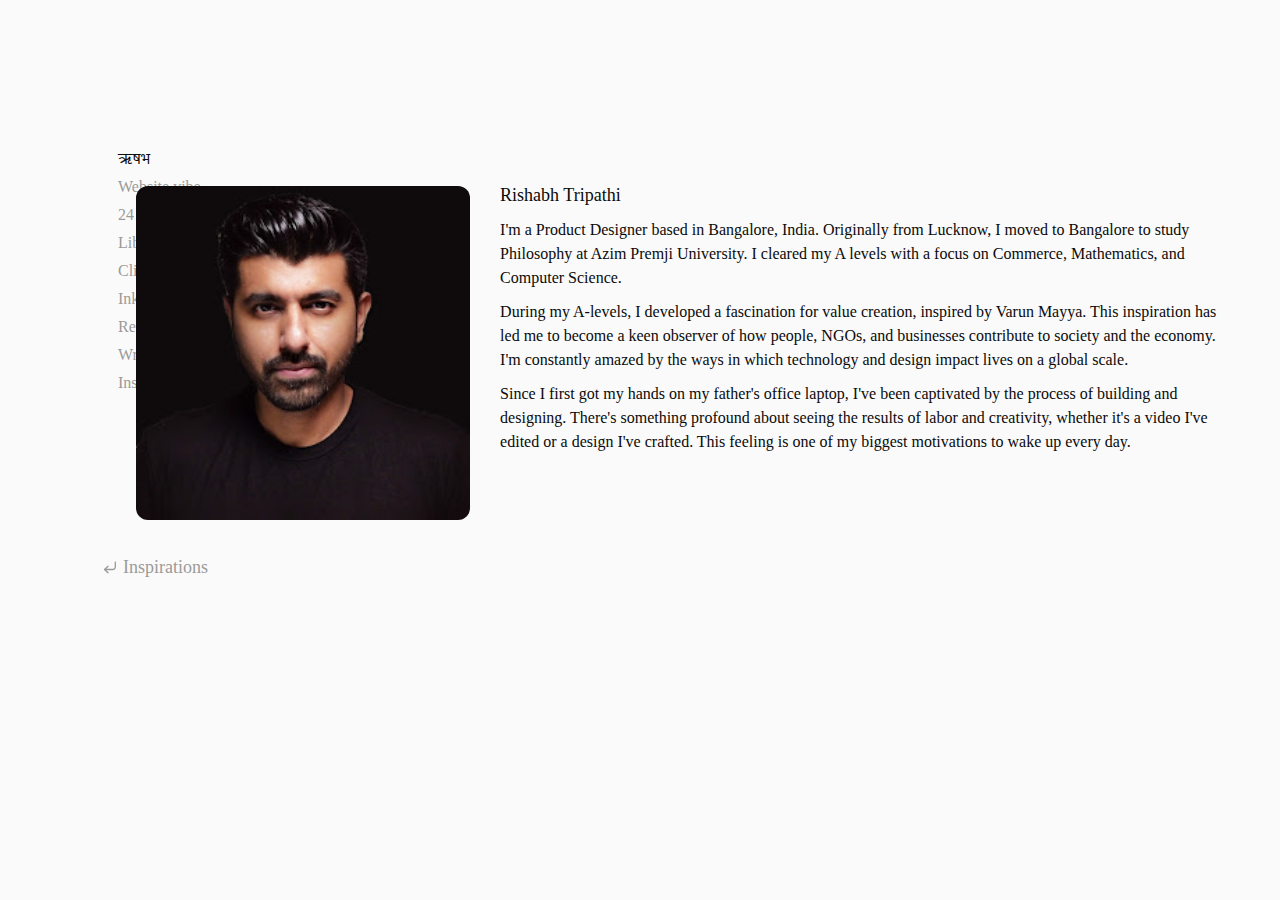
<file: inspirations/Osho.html>
<!DOCTYPE html>
<html lang="en">
<head>
    <meta charset="UTF-8">
    <meta name="viewport" content="width=device-width, initial-scale=1.0">
    <title>Library</title>
    <link rel="stylesheet" href="/style.css">
    <link rel="preconnect" href="https://fonts.googleapis.com">
    <link rel="preconnect" href="https://fonts.gstatic.com" crossorigin>
    <link href="https://fonts.googleapis.com/css2?family=Noto+Sans+Devanagari:wght@100..900&display=swap" rel="stylesheet">
    
    <script src="/script.js"></script>

    <link rel="preconnect" href="https://rsms.me/">
    <link rel="stylesheet" href="https://rsms.me/inter/inter.css">
</head>

<body>
    <div class="main">
        <div class="navbar">
            <div class="logo">
                <a href="index.html"></a>
                <svg width="32" height="28" viewBox="0 0 37 28" fill="none"">
                    <path d="M5.48 21.84L12.16 17.84L16.24 15.76V15.56L13.36 13.96L11.6 12.92C11.0933 12.6267 10.68 12.4267 10.36 12.32C10.0667 12.1867 9.73333 12.12 9.36 12.12C8.98667 12.12 8.62667 12.2 8.28 12.36C7.96 12.52 7.57333 12.7467 7.12 13.04L4.44 14.76L1.88 11.04L4.88 9.12C5.73333 8.58667 6.46667 8.21333 7.08 8C7.69333 7.76 8.30667 7.64 8.92 7.64C9.61333 7.64 10.28 7.74667 10.92 7.96C11.5867 8.14667 12.3467 8.50667 13.2 9.04L15.56 10.48L16.64 11.28L16.76 11.24L16.52 6.84V4.16H0V0H36.96V4.16H21.64V7L21.56 11.8L21.72 11.84L23.6 10.36L29.44 6.44L31.84 9.76L31.44 10.08C31.2267 10.24 31.0267 10.5067 30.84 10.88C30.6533 11.2533 30.56 11.6667 30.56 12.12C30.56 13.0267 30.8267 13.7333 31.36 14.24C31.92 14.7467 32.6267 15 33.48 15H33.84V19.96H32.36C31.2667 19.96 30.4667 20.1733 29.96 20.6C29.4533 21 29.2 21.5333 29.2 22.2C29.2 22.9467 29.4267 23.52 29.88 23.92C30.3333 24.32 31.0667 24.52 32.08 24.52H33.92V27.88H31.92C29.6 27.88 27.8133 27.4 26.56 26.44C25.3333 25.4533 24.72 24.08 24.72 22.32C24.72 21.0933 25.0933 20.04 25.84 19.16C26.6133 18.2533 27.6667 17.64 29 17.32V17.12C28.28 16.7733 27.76 16.3067 27.44 15.72C27.12 15.1333 26.96 14.4933 26.96 13.8V13.56L26.84 13.44L23.88 15.52L21.56 17.12L21.68 23.28L21.64 27.92H16.52V24.12L16.68 20.24L16.52 20.16L14.24 21.88L8.12 25.8L5.48 21.84Z" fill="#0A0A0A"/>
                </svg>
            </div>
            <div class="hamburger-icon" id="hamburger" onclick="toggleMenu()">
                <svg id="hamburger-icon" width="30" height="30" viewBox="0 0 30 30" fill="none"">
                    <path d="M4 7h22M4 15h22M4 23h22" stroke="black" stroke-width="2" stroke-linecap="round"/>
                </svg>
            </div>
            <div class="menu-items menu-hide" id="menu-items">
                <ul>
                    <li class="hindi-name">ऋषभ</li>
                    <li><a href="">Website vibe</a></li>
                    <li><a href="">24 fps</a></li>
                    <li><a href="/library.html">Library</a></li>
                    <li><a href="">Clicks </a></li>
                    <li><a href="">Ink strains</a></li>
                    <li><a href="">Resume</a></li>
                    <li><a href="/writings.html">Writings </a></li>
                    <li><a href="">Inspirations</a></li>      
                </ul>
            </div>
            <div class="menu-cat-btn">
                <a href="/library.html" class="btn-hide category-button">
                    <svg width="16" height="17" viewBox="0 0 16 17" fill="none" xmlns="http://www.w3.org/2000/svg">
                        <path d="M6.00001 7.16663L2.66667 10.5L6.00001 13.8333" stroke-width="1.33333" stroke-linecap="round" stroke-linejoin="round"/>
                        <path d="M13.3333 3.16663V7.83329C13.3333 8.54054 13.0524 9.21881 12.5523 9.71891C12.0522 10.219 11.3739 10.5 10.6667 10.5H2.66667" stroke-width="1.33333" stroke-linecap="round" stroke-linejoin="round"/>
                        </svg>
                    <span>Inspirations</span>
                </a>
            </div>
        </div> 

        <div class="idol-page">
            <img src="/swetabh.jpg" alt="">
            
            <div class="idol-page-content">
                <h1 class="name" style="font-weight: 500;">Rishabh Tripathi</h1>

                <p>
                    I'm a Product Designer based in Bangalore, India. Originally from Lucknow, I moved to Bangalore to study Philosophy at Azim Premji University. I cleared my A levels with a focus on Commerce, Mathematics, and Computer Science. 
                </p>

                <p>
                    During my A-levels, I developed a fascination for value creation, inspired by Varun Mayya. This inspiration has led me to become a keen observer of how people, NGOs, and businesses contribute to society and the economy. I'm constantly amazed by the ways in which technology and design impact lives on a global scale.
                </p>

                <p>
                    Since I first got my hands on my father's office laptop, I've been captivated by the process of building and designing. There's something profound about seeing the results of labor and creativity, whether it's a video I've edited or a design I've crafted. This feeling is one of my biggest motivations to wake up every day. 
                </p>
            </div>
        </div>
    </div>
</body>

</html>

<style>
    blockquote{
        border-left: 5px solid var(--primary-color);
        border-radius: 3px;
        margin: 0px;
        padding: 2px 20px;
    }

    .menu-cat-btn{
        position: absolute;
    }

</style>
</file>
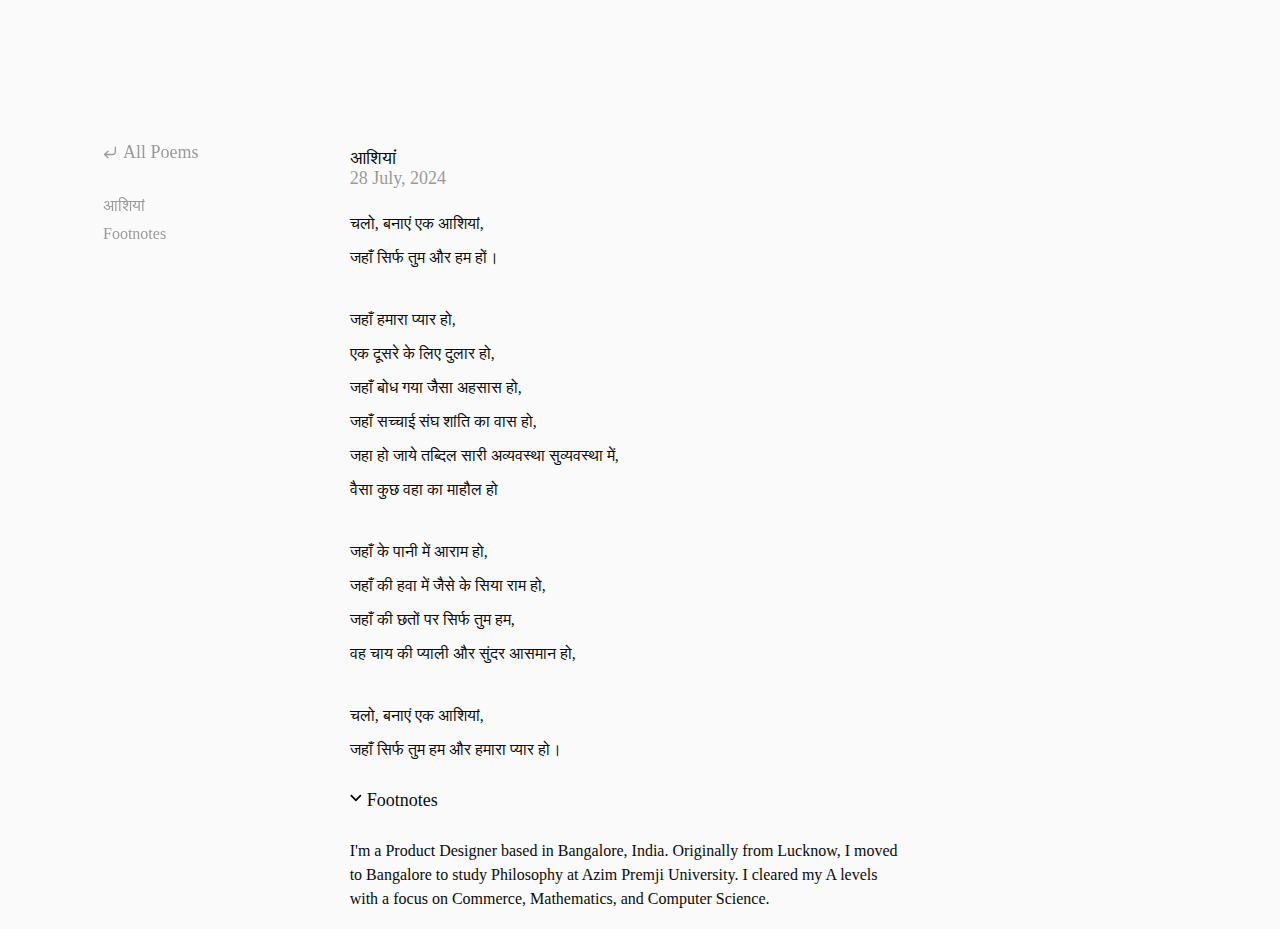
<file: poems/poem_ashiyan.html>
<!DOCTYPE html>
<html lang="en">
<head>
    <meta charset="UTF-8">
    <meta name="viewport" content="width=device-width, initial-scale=1.0">
    <title>आशियां</title>
    <link rel="stylesheet" href="/style.css">
    <link rel="preconnect" href="https://fonts.googleapis.com">
    <link rel="preconnect" href="https://fonts.gstatic.com" crossorigin>
    <link href="https://fonts.googleapis.com/css2?family=Noto+Sans+Devanagari:wght@100..900&display=swap" rel="stylesheet">
    
    <script src="/script.js"></script>

    <link rel="preconnect" href="https://rsms.me/">
    <link rel="stylesheet" href="https://rsms.me/inter/inter.css">
</head>

<body>
    <div class="main">
        <div class="navbar">
            <div class="logo">
                <a href="/index.html">
                    <svg width="32" height="28" viewBox="0 0 37 28" fill="none"">
                        <path d="M5.48 21.84L12.16 17.84L16.24 15.76V15.56L13.36 13.96L11.6 12.92C11.0933 12.6267 10.68 12.4267 10.36 12.32C10.0667 12.1867 9.73333 12.12 9.36 12.12C8.98667 12.12 8.62667 12.2 8.28 12.36C7.96 12.52 7.57333 12.7467 7.12 13.04L4.44 14.76L1.88 11.04L4.88 9.12C5.73333 8.58667 6.46667 8.21333 7.08 8C7.69333 7.76 8.30667 7.64 8.92 7.64C9.61333 7.64 10.28 7.74667 10.92 7.96C11.5867 8.14667 12.3467 8.50667 13.2 9.04L15.56 10.48L16.64 11.28L16.76 11.24L16.52 6.84V4.16H0V0H36.96V4.16H21.64V7L21.56 11.8L21.72 11.84L23.6 10.36L29.44 6.44L31.84 9.76L31.44 10.08C31.2267 10.24 31.0267 10.5067 30.84 10.88C30.6533 11.2533 30.56 11.6667 30.56 12.12C30.56 13.0267 30.8267 13.7333 31.36 14.24C31.92 14.7467 32.6267 15 33.48 15H33.84V19.96H32.36C31.2667 19.96 30.4667 20.1733 29.96 20.6C29.4533 21 29.2 21.5333 29.2 22.2C29.2 22.9467 29.4267 23.52 29.88 23.92C30.3333 24.32 31.0667 24.52 32.08 24.52H33.92V27.88H31.92C29.6 27.88 27.8133 27.4 26.56 26.44C25.3333 25.4533 24.72 24.08 24.72 22.32C24.72 21.0933 25.0933 20.04 25.84 19.16C26.6133 18.2533 27.6667 17.64 29 17.32V17.12C28.28 16.7733 27.76 16.3067 27.44 15.72C27.12 15.1333 26.96 14.4933 26.96 13.8V13.56L26.84 13.44L23.88 15.52L21.56 17.12L21.68 23.28L21.64 27.92H16.52V24.12L16.68 20.24L16.52 20.16L14.24 21.88L8.12 25.8L5.48 21.84Z" fill="#0A0A0A"/>
                    </svg>
                </a>
            </div>
            <div class="hamburger-icon" id="hamburger" onclick="toggleMenu()">
                <svg id="hamburger-icon" width="30" height="30" viewBox="0 0 30 30" fill="none"">
                    <path d="M4 7h22M4 15h22M4 23h22" stroke="black" stroke-width="2" stroke-linecap="round"/>
                </svg>
            </div>
            <div class="menu-items hide-in-desk" id="menu-items">
                <ul>
                    <li><a href="/index.html">Website vibe</a></li>
                    <li><a href="">24 fps</a></li>
                    <li><a href="/library.html">Library</a></li>
                    <li><a href="">Clicks </a></li>
                    <li><a href="">Ink strains</a></li>
                    <li><a href="">Resume</a></li>
                    <li><a href="/writings.html">Writings </a></li>
                    <li><a href="/inspirations.html">Inspirations</a></li>      
                </ul>
            </div>
            <div class="menu-cat-btn">
                <a href="/library.html" class="btn-hide category-button">
                    <svg width="16" height="17" viewBox="0 0 16 17" fill="none" xmlns="http://www.w3.org/2000/svg">
                        <path d="M6.00001 7.16663L2.66667 10.5L6.00001 13.8333" stroke-width="1.33333" stroke-linecap="round" stroke-linejoin="round"/>
                        <path d="M13.3333 3.16663V7.83329C13.3333 8.54054 13.0524 9.21881 12.5523 9.71891C12.0522 10.219 11.3739 10.5 10.6667 10.5H2.66667" stroke-width="1.33333" stroke-linecap="round" stroke-linejoin="round"/>
                        </svg>
                    <span id="all">All Poems</span>
                </a>
                <div class="sidebar">
                    <ul>
                        <li><a href="#section1" class="nav-link active">आशियां</a></li>
                        <li><a href="#section2" class="nav-link">Footnotes</a></li>
                    </ul>
                </div>
            </div>
        </div>    


        <div class="content">

            <h1 class="name">आशियां</h1>
            <span class="date">28 July, 2024</span>

            <section id="section1">
                <p>चलो, बनाएं एक आशियां,</p>
                <p>जहाँ सिर्फ तुम और हम हों।</p>
                <br>
                <p>जहाँ हमारा प्यार हो,</p>
                <p>एक दूसरे के लिए दुलार हो,</p>
                <p>जहाँ बोध गया जैसा अहसास हो,</p>
                <p>जहाँ सच्चाई संघ शांति का वास हो,</p>
                <p>जहा हो जाये तब्दिल सारी अव्यवस्था सुव्यवस्था में,</p>
                <p>वैसा कुछ वहा का माहौल हो</p>
                
                <br>

                <p>जहाँ के पानी में आराम हो,</p>
                <p>जहाँ की हवा में जैसे के सिया राम हो,</p>
                <p>जहाँ की छतों पर सिर्फ तुम हम,</p>
                <p>वह चाय की प्याली और सुंदर आसमान हो,</p>

                <br>

                <p>चलो, बनाएं एक आशियां,</p>
                <p>जहाँ सिर्फ तुम हम और हमारा प्यार हो।</p>
            </section>
            <br>
            <section id="section2">
                <details>
                    <summary style="font-weight: 500; font-size: 18px;">Footnotes</summary>
                    <ul>
                        <li>Footnote 1: Explanation or reference.</li>
                        <li>Footnote 2: Another explanation or reference.</li>
                        <li>Footnote 3: Additional details about the topic.</li>
                    </ul>
                </details>
            </section>
            <br>
            
            <section id="section3">
                <p>I'm a Product Designer based in Bangalore, India. Originally from Lucknow, I moved to Bangalore to study Philosophy at Azim Premji University. I cleared my A levels with a focus on Commerce, Mathematics, and Computer Science. 
                </p>
            </section>
        </div>
    </div>
</body>

<style>
    blockquote{
        border-left: 5px solid var(--primary-color);
        border-radius: 3px;
        margin: 0px;
        padding: 2px 20px;
    }
</style>

</html>
</file>
<file: style.css>
:root {
    --primary-color: #0A0A0A;
    --border-color: #D4D4D4;
    --secondary-color: #9A9A99;
    --background-color: #FAFAFA;

    --font-size-large: 20px;
    --font-size-medium: 18px;
    --font-size-small: 16px;
    --font-size-smaller:14px;

    --font-family: Inter, sans-serif;
    font-feature-settings: 'liga' 1, 'calt' 1; /* fix for Chrome */
    }
    @supports (font-variation-settings: normal) {
    :root { font-family: InterDisplay, sans-serif; }
    }
  
body {
    color: var(--primary-color);
    font-family: var(--font-family);
    scroll-behavior: smooth;
    background-color: var(--background-color);
  }

  
.main{
    font-family: Inter, display;
    display: flex;
    flex-direction: column;
    margin-top: 136px;
    font-weight: 400;
}
.logo{
    position: absolute;
    top: 20px;
    left: 20px;
    z-index: 3;
    cursor: pointer;
}
.hindi-name{
    display: none;
}
.name{
    font-weight: normal;
    font-size: var(--font-size-medium);
}

.sleeping-boy{
    margin-left: 13px;
    margin-top: 0;
}
.content{
    display: grid;
    max-width: 560px;
    margin-left: auto;
    margin-right: auto;
    
}
.date{
    color: var(--secondary-color);
    font-size: var(--font-size-medium);
    position: relative;
    top: -13px;
}
p{
    line-height: 24px;
    margin: 10px 0;
}

h2{
    font-weight: 500;
    font-size: var(--font-size-medium);
    margin-top: 25px;
}


.hamburger-icon{
    cursor: pointer;
    position: absolute;
    top: 16px;
    right: 20px; 
    z-index: 3; 
    transition: transform 0.1s ease; 
}

.menu-items {
    position: fixed; 
    top: 20px;
    right: 0; 
    width: 100%; 
    height: 100%;
    transform: translateX(100%);
    background-color: var(--background-color); 
    transition: transform 0.3s ease; 
    font-size: var(--font-size-small);
    z-index: 2; 
}

.menu-items.active {
    transform: translateX(0); 
    background-color: var(--background-color); 
}

.menu-items ul {
    list-style: none;
    padding: 20px;
    margin-left: 10px;
    text-align: right; 
    margin-top: 20px;
}

.menu-items li {
    padding: 5px 0;
}

.menu-items a {
    color: var(--secondary-color);
    text-decoration: none;
    font-size: var(--font-size-small);
    white-space: nowrap;
}
.menu-items a:hover{
    color: var(--primary-color);
    transition: 0.75s ease;
}

.icon.active svg {
    transform: rotate(0); 
}
.navbar{
    margin-top: -60px;
}



.image-container img{
    width: 100%;
    border-radius: 10px;
    margin-top: 10px;
}

.caption{
    text-align: center;
    color: var(--secondary-color);
    font-size: var(--font-size-smaller);
}

.article-list{
    margin-left: 7px;
}

.article-item {
    display: flex;
    padding: 7px 0 ;
    line-height: 15px;
}

.article-name {
    font-size: var(--font-size-medium);
    color: var(--primary-color);
    text-decoration: none;
    transition: 0.3s ease;
}
.article-name:hover{
    color: var(--secondary-color);
}

.article-date {
    font-size: var(--font-size-medium);
    color: var(--secondary-color);

}

.category-button {
    background-color: transparent;
    color: var(--secondary-color); 
    border: none; 
    border-radius: 20px;
    padding: 10px 15px;
    cursor: pointer;
    transition: background-color 0.3s ease, color 0.3s ease;
    font-size: var(--font-size-medium);
}

.category-button.active {
    background-color: var(--primary-color); 
    color: var(--secondary-color); 
}

.category-button:hover {
    color: white;
    background-color: var(--secondary-color);
    
}
.btn-hide{
    display: none;
}
.pinned-articles{
    margin-bottom: 20px;
}
.pinned{
    cursor: pointer;
    display: flex;
    border: 2px solid #d4d4d4;
    border-radius: 12px;
    padding: 10px 4px;
    font-size: var(--font-size-small);
    justify-content: left;
    align-items: center;
    transition: border-color 0.3s ease, box-shadow 0.3s ease;
    
}
.pinned:hover{
    border-color: var(--primary-color);
    box-shadow: 2px 3px;
}
.pinned svg{
    margin-right: 6px;
}
@keyframes rotate {
    from {
        transform: rotate(0deg);
    }
    to {
        transform: rotate(360deg);
    }
}

.pinned:hover svg {
    animation: rotate 2s linear infinite;
}
.pinned-art-desktop{
    display: none;
}


.sidebar{
    display: none;
}

.sidebar ul {
    list-style: none;
    padding-left: 16px;
}

.sidebar ul li {
    margin-bottom: 10px;
}

.sidebar ul li a {
    text-decoration: none;
    color: var(--secondary-color);
    transition: color 0.3s ease;
}

.sidebar ul li a.active {
    color: var(--primary-color);
}

.sidebar ul li a:hover{
    color: var(--primary-color);
}

.menu-cat-btn{
    display: flex;
    margin-bottom: 15px;
    margin-left: 10px;
    
}

a{
    text-decoration: none;
    color: var(--primary-color);
    transition: color 0.3s ease;
}
a:hover{
    color: var(--secondary-color);
}

.image-grid{
    display: grid;
    column-gap: 15px;
}
.image-grid img {
    width: 100%;
    display: block;
    height: auto;
}
img {
    border-radius: 12px;
}

.profile{
    margin-bottom: 20px;
}
.profile p {
    margin-top: 1px;
}
.idol-page{
    display: block;
    margin: 0px 15px;
}
.idol-page img{
    width: 100%;
}

.hide-in-mob-tab{
    display: none;
}

summary {
    list-style: none;
    cursor: pointer;
}


summary::before {
    content: '';
    display: inline-block;
    width: 12px;
    height: 12px;
    background-image: url('data:image/svg+xml;utf8,<svg width="13" height="9" viewBox="0 0 13 9" fill="none" xmlns="http://www.w3.org/2000/svg"><path d="M6.36391 5.56105L11.3137 0.611328L12.7279 2.02554L6.36391 8.38955L0 2.02554L1.41421 0.611328L6.36391 5.56105Z" fill="black"/></svg>');
    background-size: contain;
    background-repeat: no-repeat;
    transition: transform 0.3s ease;
    margin-right: 5px;
    
}

/* Rotate the icon when the details are open */
details[open] summary::before {
    transform: rotate(180deg);
}




@media (max-width: 600px) {
    .image-grid {
        grid-template-columns: 1fr;
    }
    .content{
        margin-left: 12px;
    }
    .article-item {
        display: flex;
        flex-direction: column; 
        align-items: flex-start;
    }

    .article-name {
        margin-bottom: 5px; /* Add some space between the name and date */
    }
}

@media (min-width: 601px) and (max-width: 900px) {
    .image-grid {
        grid-template-columns: 1fr 1fr; /* Two columns */
    }
    .article-date{
        padding-left: auto;
        position: absolute;
        right: 120px;
    }
    .menu-cat-btn{
        margin-left: 180px;
    }
    
}

@media (min-width: 901px) {
    .image-grid {
        grid-template-columns: 1fr 1fr 1fr; /* Three columns */
    }
    .idol-page {
        display: flex;
    }
    .idol-page img{
        margin: 50px 0 0 -170px;
    }
    .idol-page-content{
        margin: 37px 30px;
    }
    
}




@media (min-width: 768px) {
    .hide-in-mob-tab{
        display: block;
    }
    .main{
        flex-direction:row;
    }
    .content{
        
        margin: 0 19% 0 12%;
    }

    .hamburger-icon {
        display: none; 
    }
    .hindi-name{
        display: block;
    }
    .logo{
        display: none;
    }
    .sleeping-boy{
        position: relative;
        left: 75px;
        
    }

    .menu-items {
        position: static; 
        transform: none;
        width: max-content;
        
    }

    .menu-items ul {
        display: flex;
        flex-direction: column;
        padding: 0; 
        text-align: left;
    }
    .navbar{
        margin-top: 0px;
        margin: -11px 90px 0px 100px;
        padding: 0;
    }
    .article-date{
        position: absolute;
        right: 170px;
    }

    .hide-in-desk {
        display: none;
    }
    .menu-cat-btn{
        display: flex;
        position: fixed;
        flex-direction: column;
        color: var(--secondary-color);
        margin: 12px -21px;
    }
    .category-button svg{
        stroke: var(--secondary-color);
        transition: stroke 0.3s ease;
    }
    .category-button:hover svg{
        stroke: var(--primary-color);
    }
    .sidebar{
        display: block;
    }

    .menu-cat-btn a {
        display: flex;
        align-items: center;
        text-decoration: none;
    }

    .menu-cat-btn svg {
        margin-right: 5px;
    }
    .category-button{
        font-size: var(--font-size-medium);
        margin: -5px 0;
    }
    .category-button.active{
        color: var(--primary-color);
        background-color: transparent;
    }
    .category-button:hover{
        background-color: transparent;
        color: var(--primary-color);
    }
    .btn-hide{
        display: block;
        text-decoration: none;
        margin-bottom: 8px;
    }
    .pinned-articles{
        display: none;
    }
    .pinned-art-desktop{
        display: block;
        position: fixed;
        bottom: 20px;
        width: 210px;
        height: 171px;
        border: 1px solid var(--border-color);
        border-radius: 12px;
        margin-left: -50px;
    }
    .pinned-art-desktop svg{
        padding: 10px 0 3px 10px;
    }
    
}
</file>
